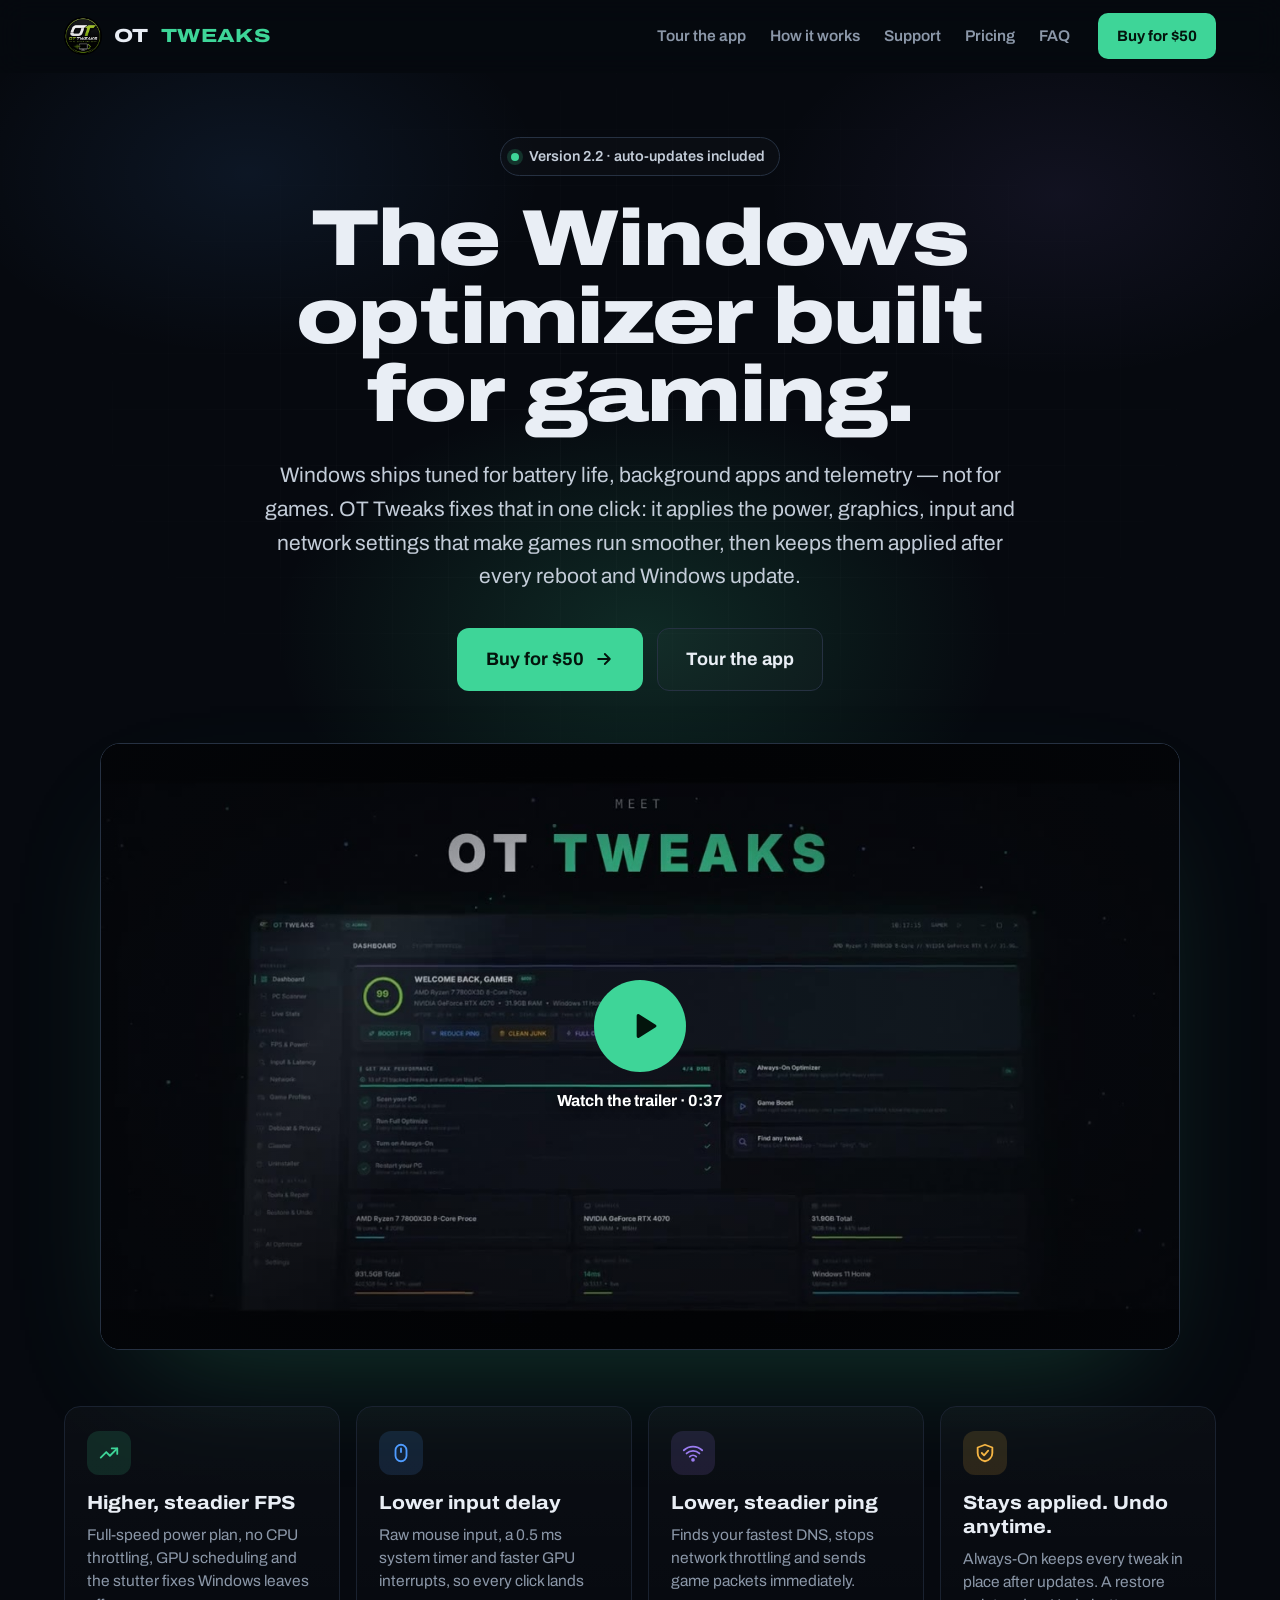
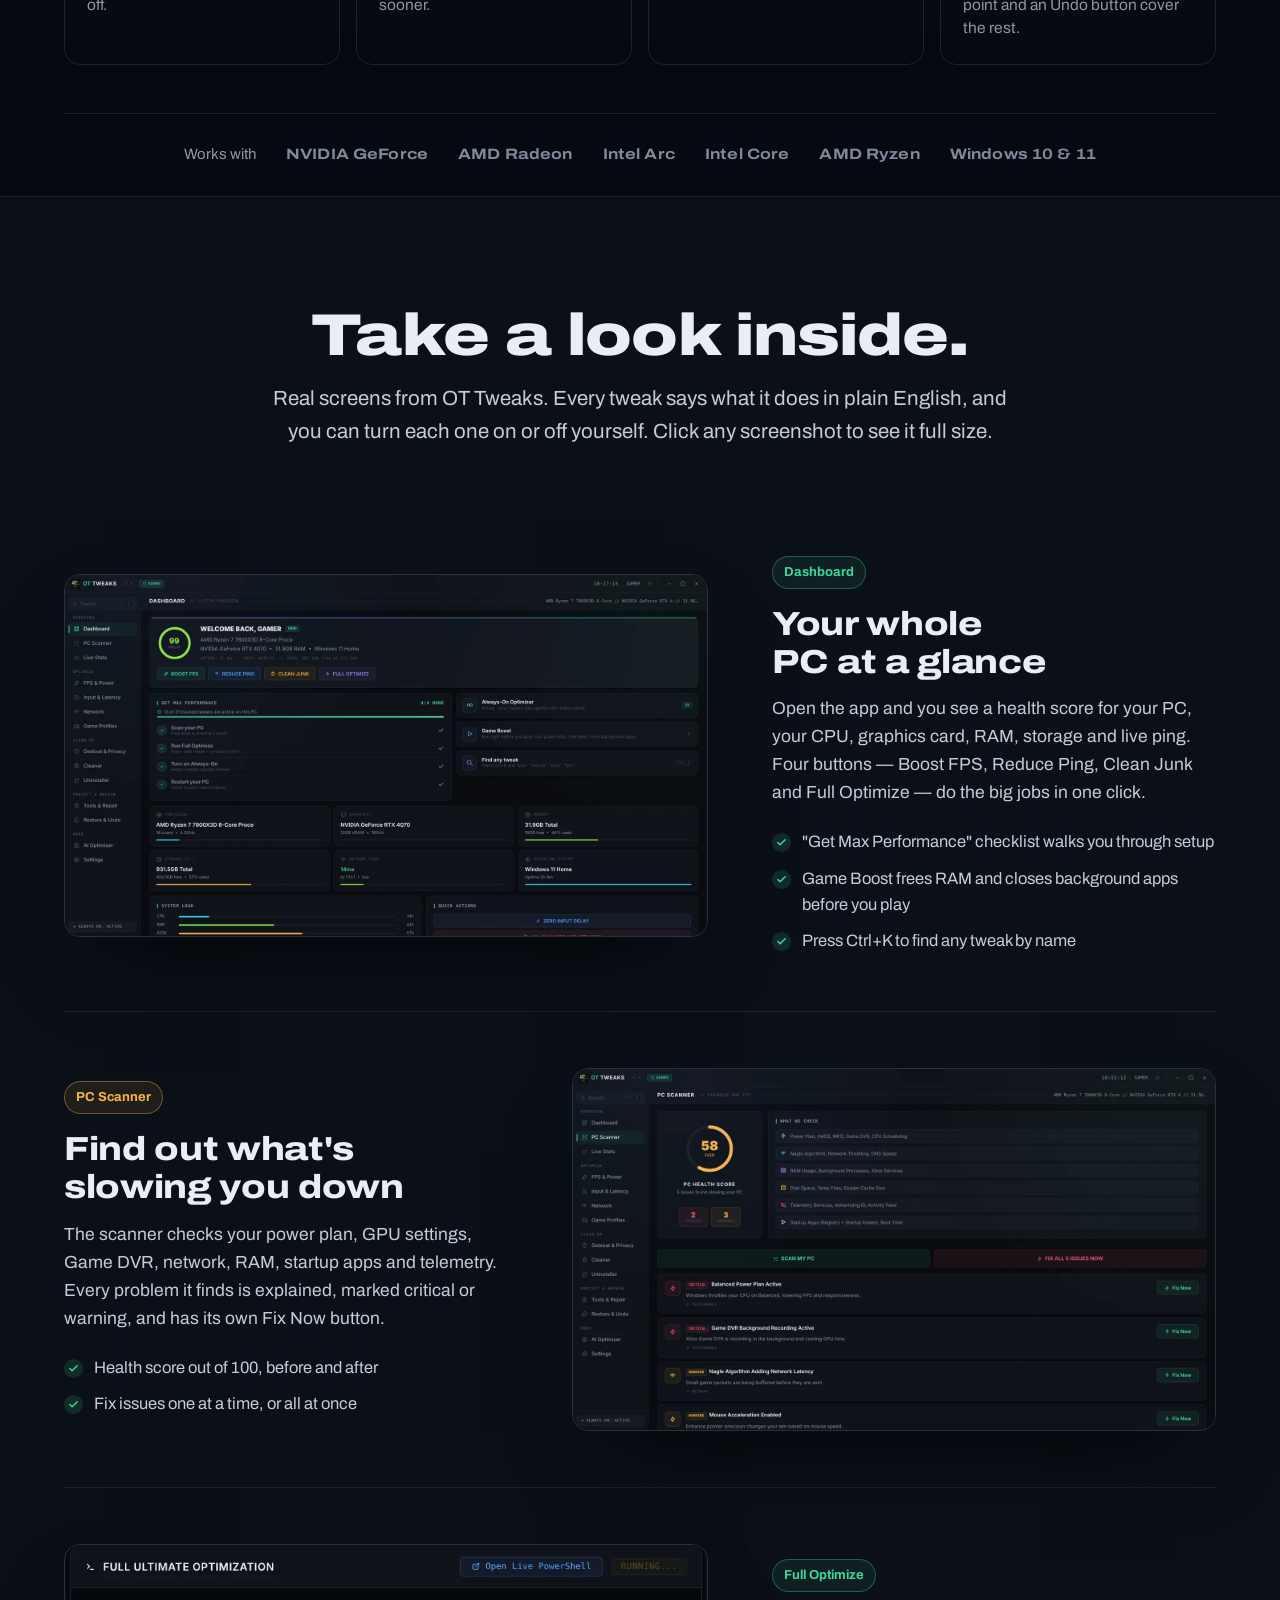
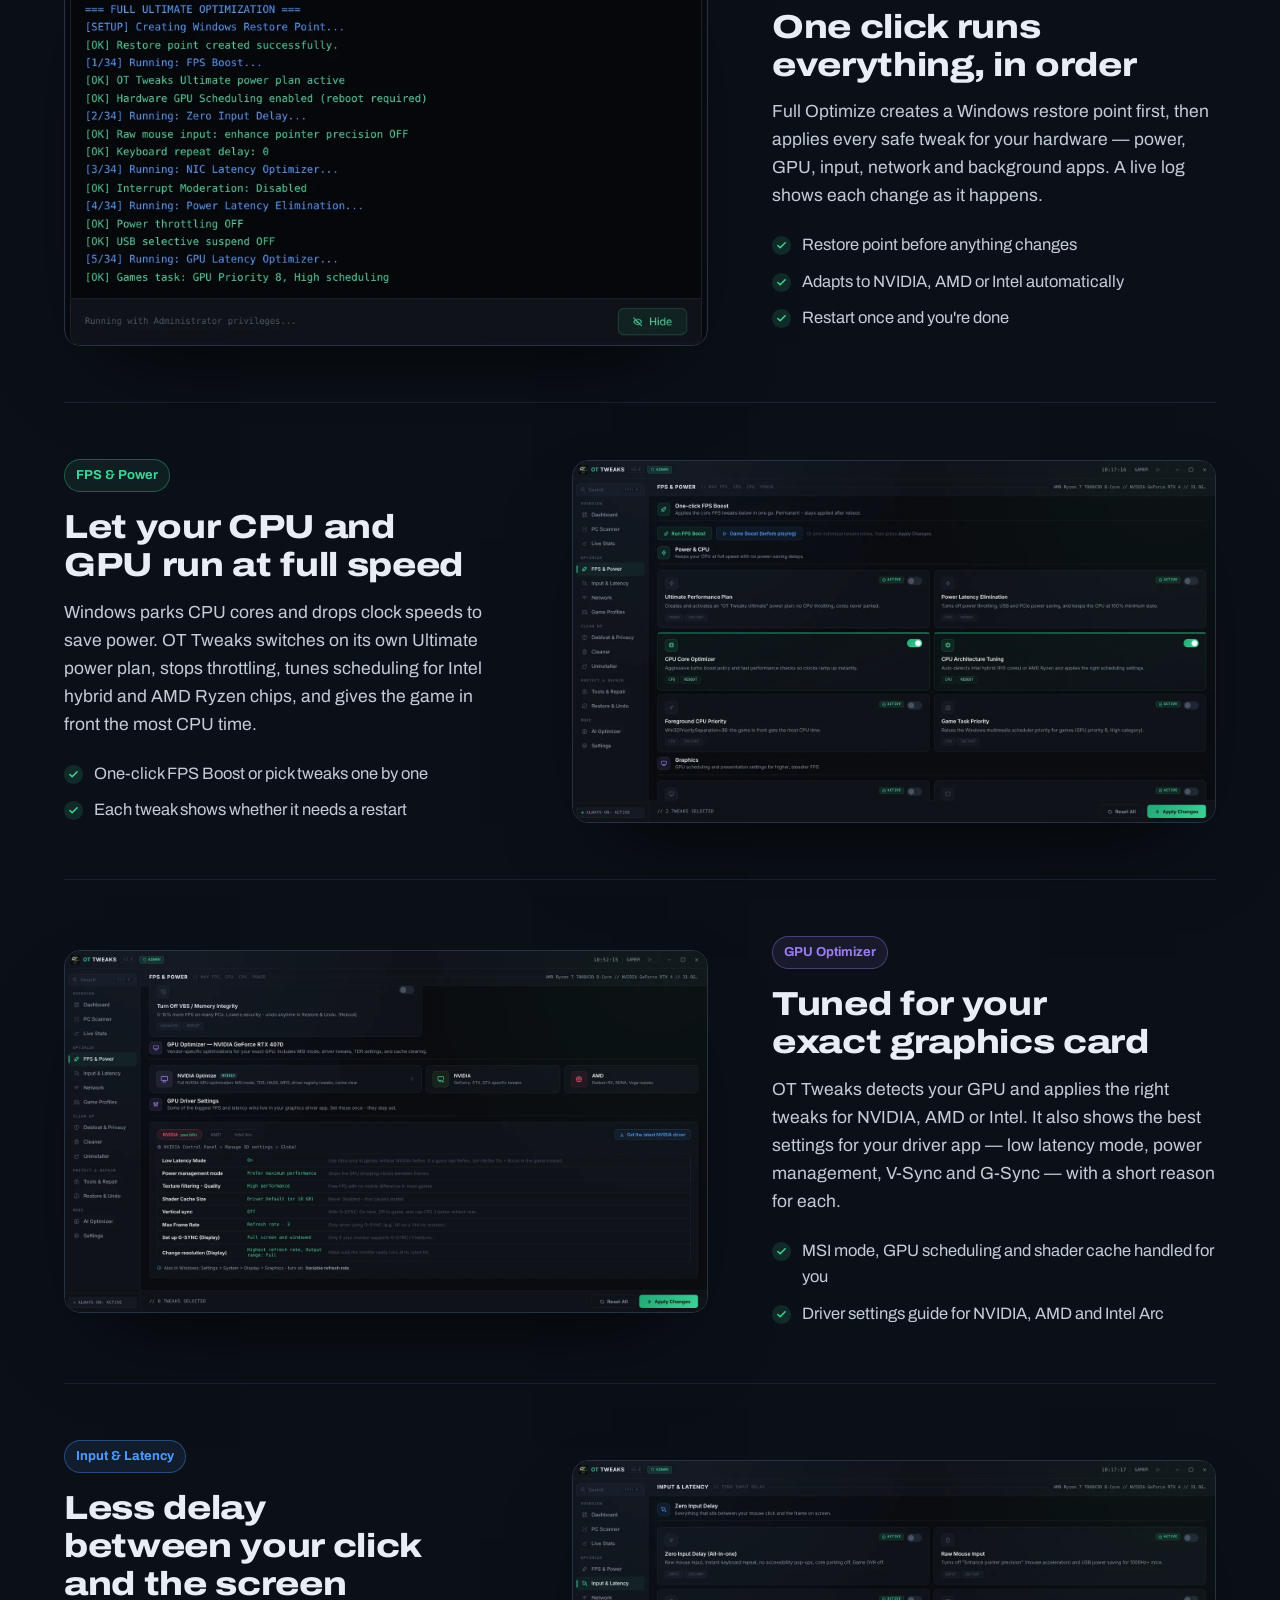
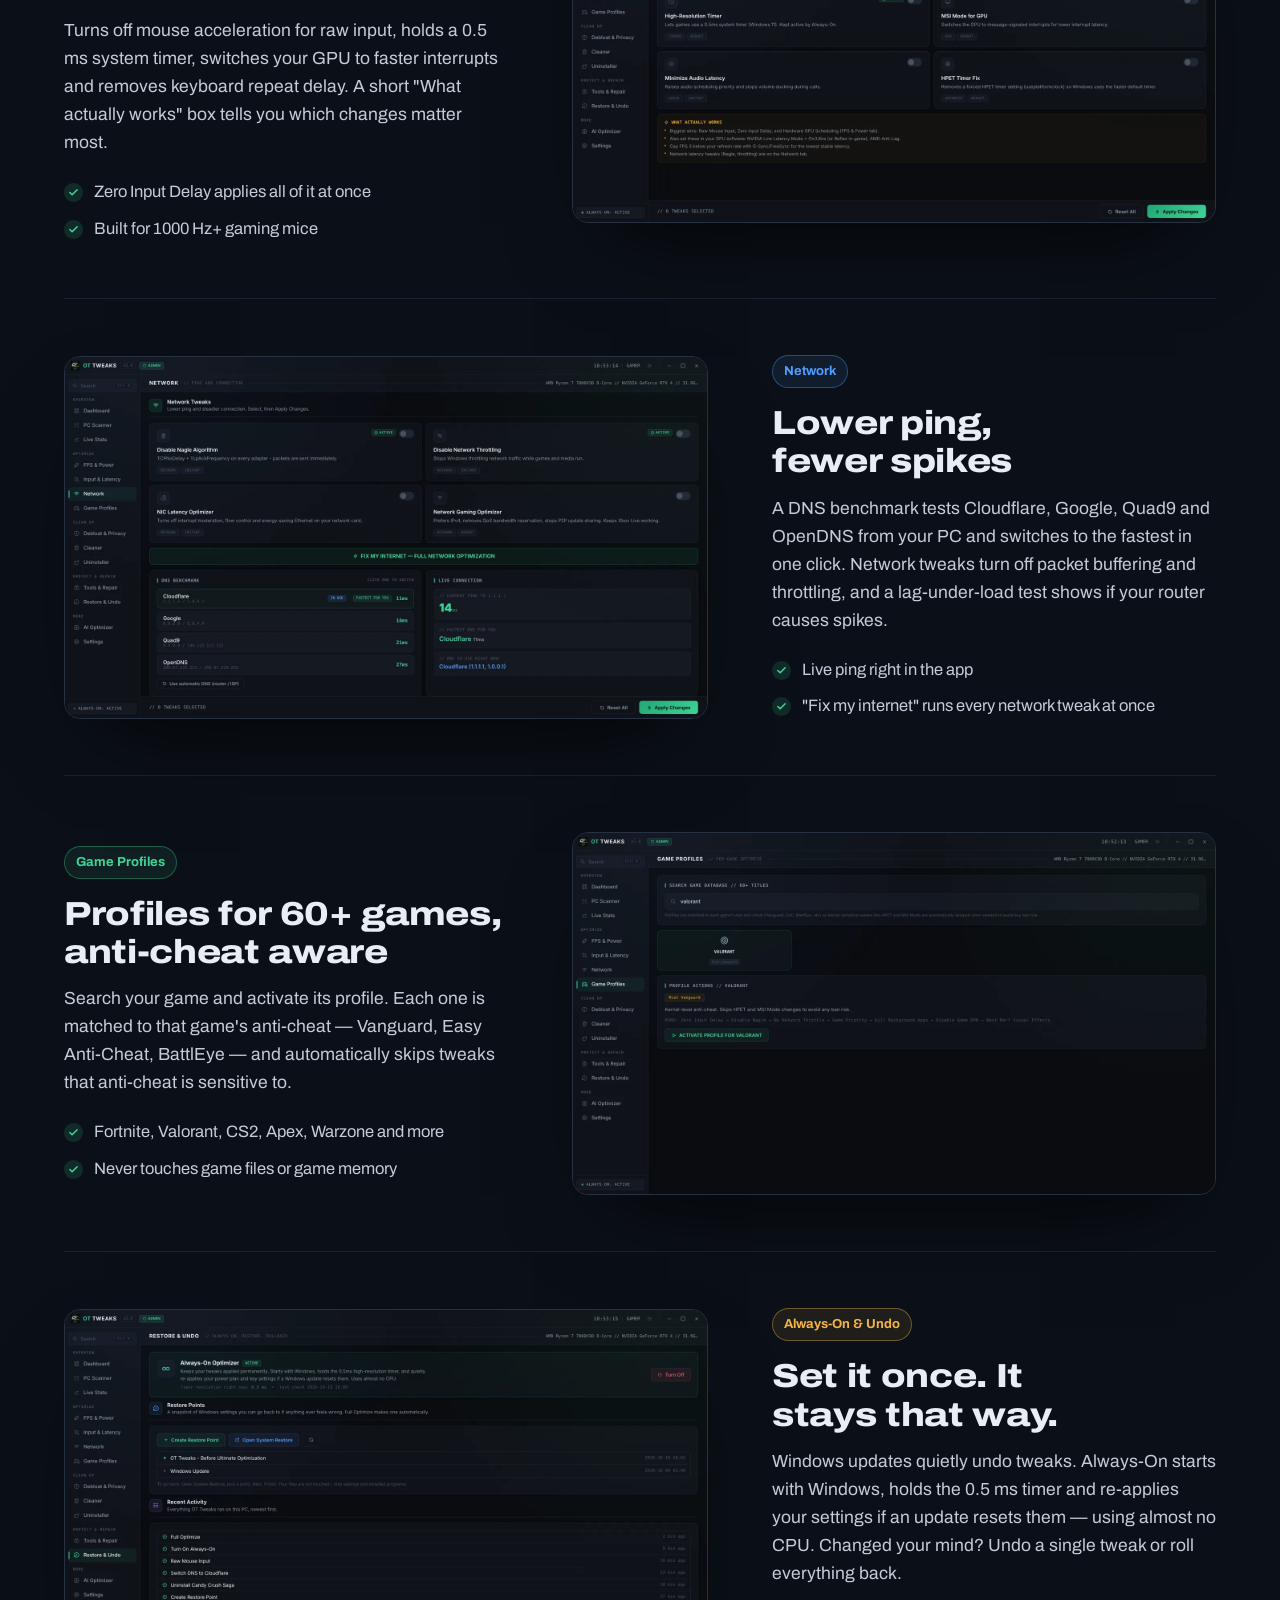
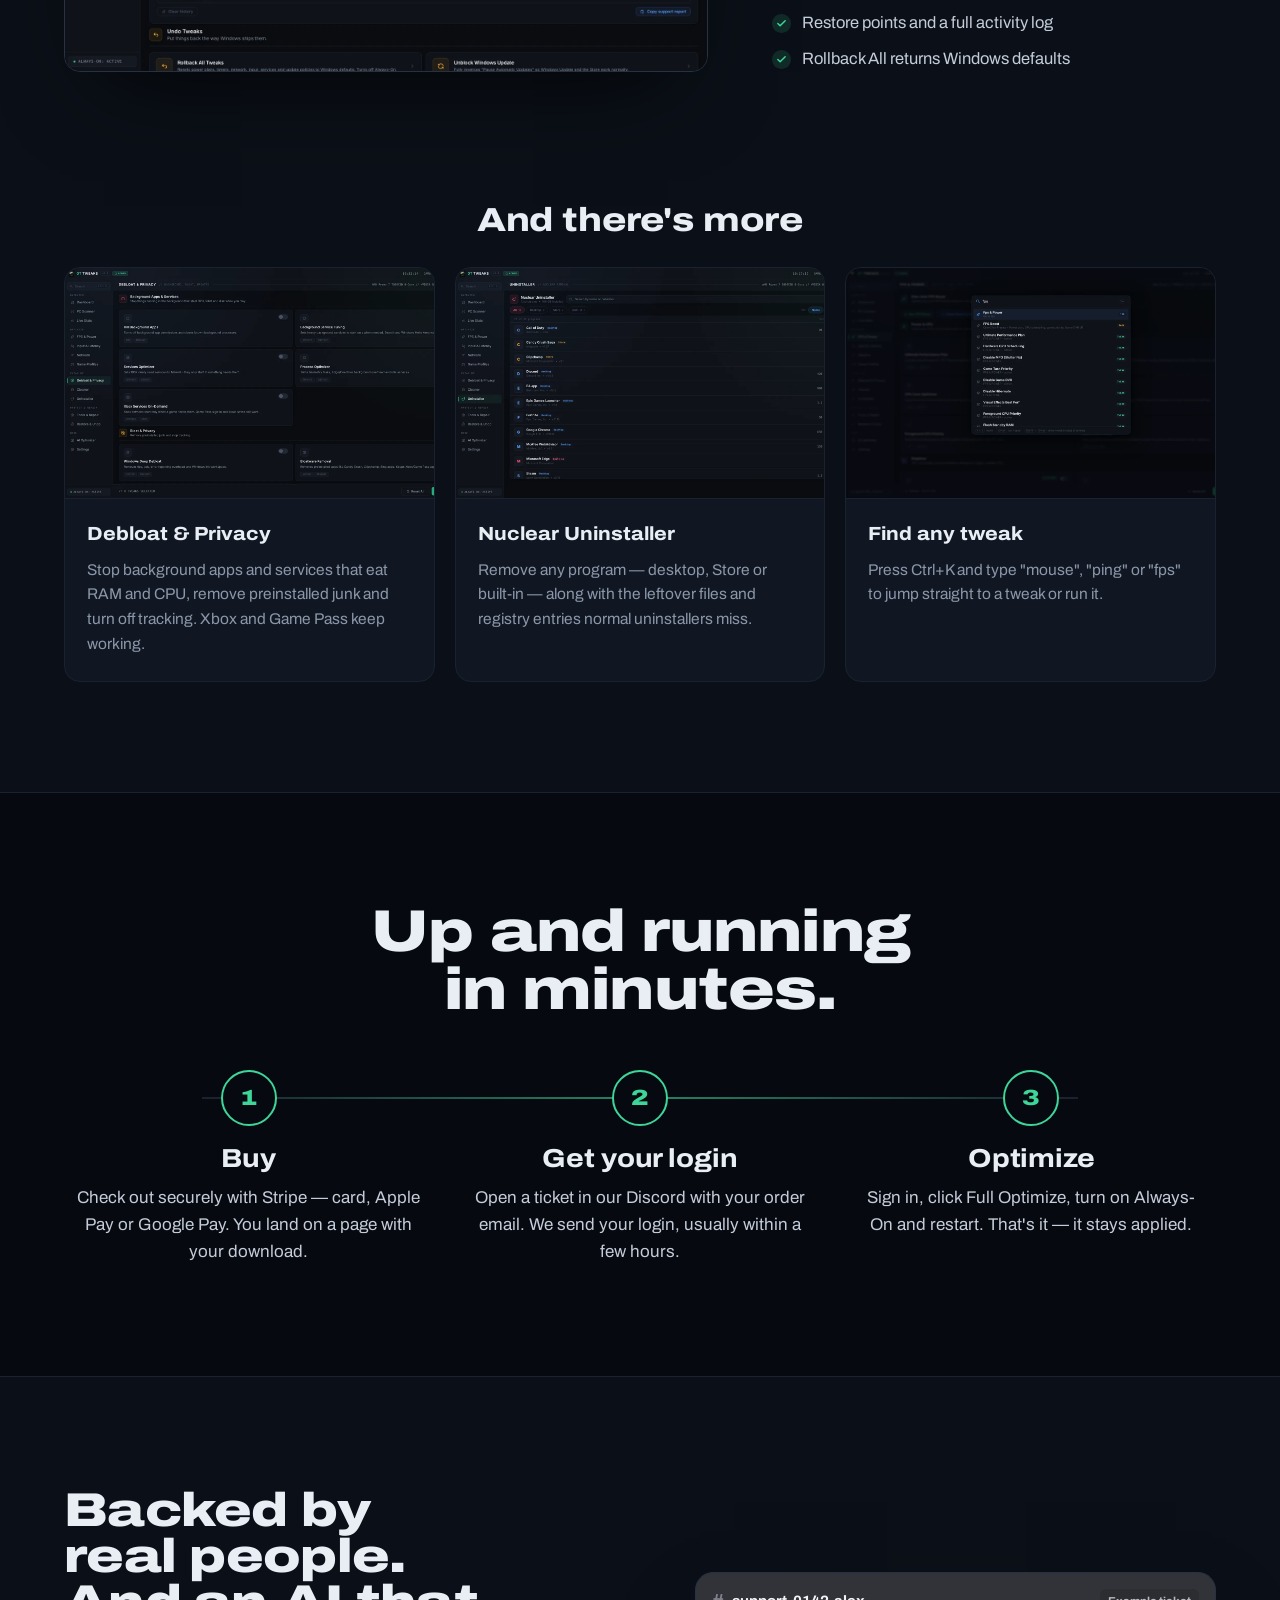
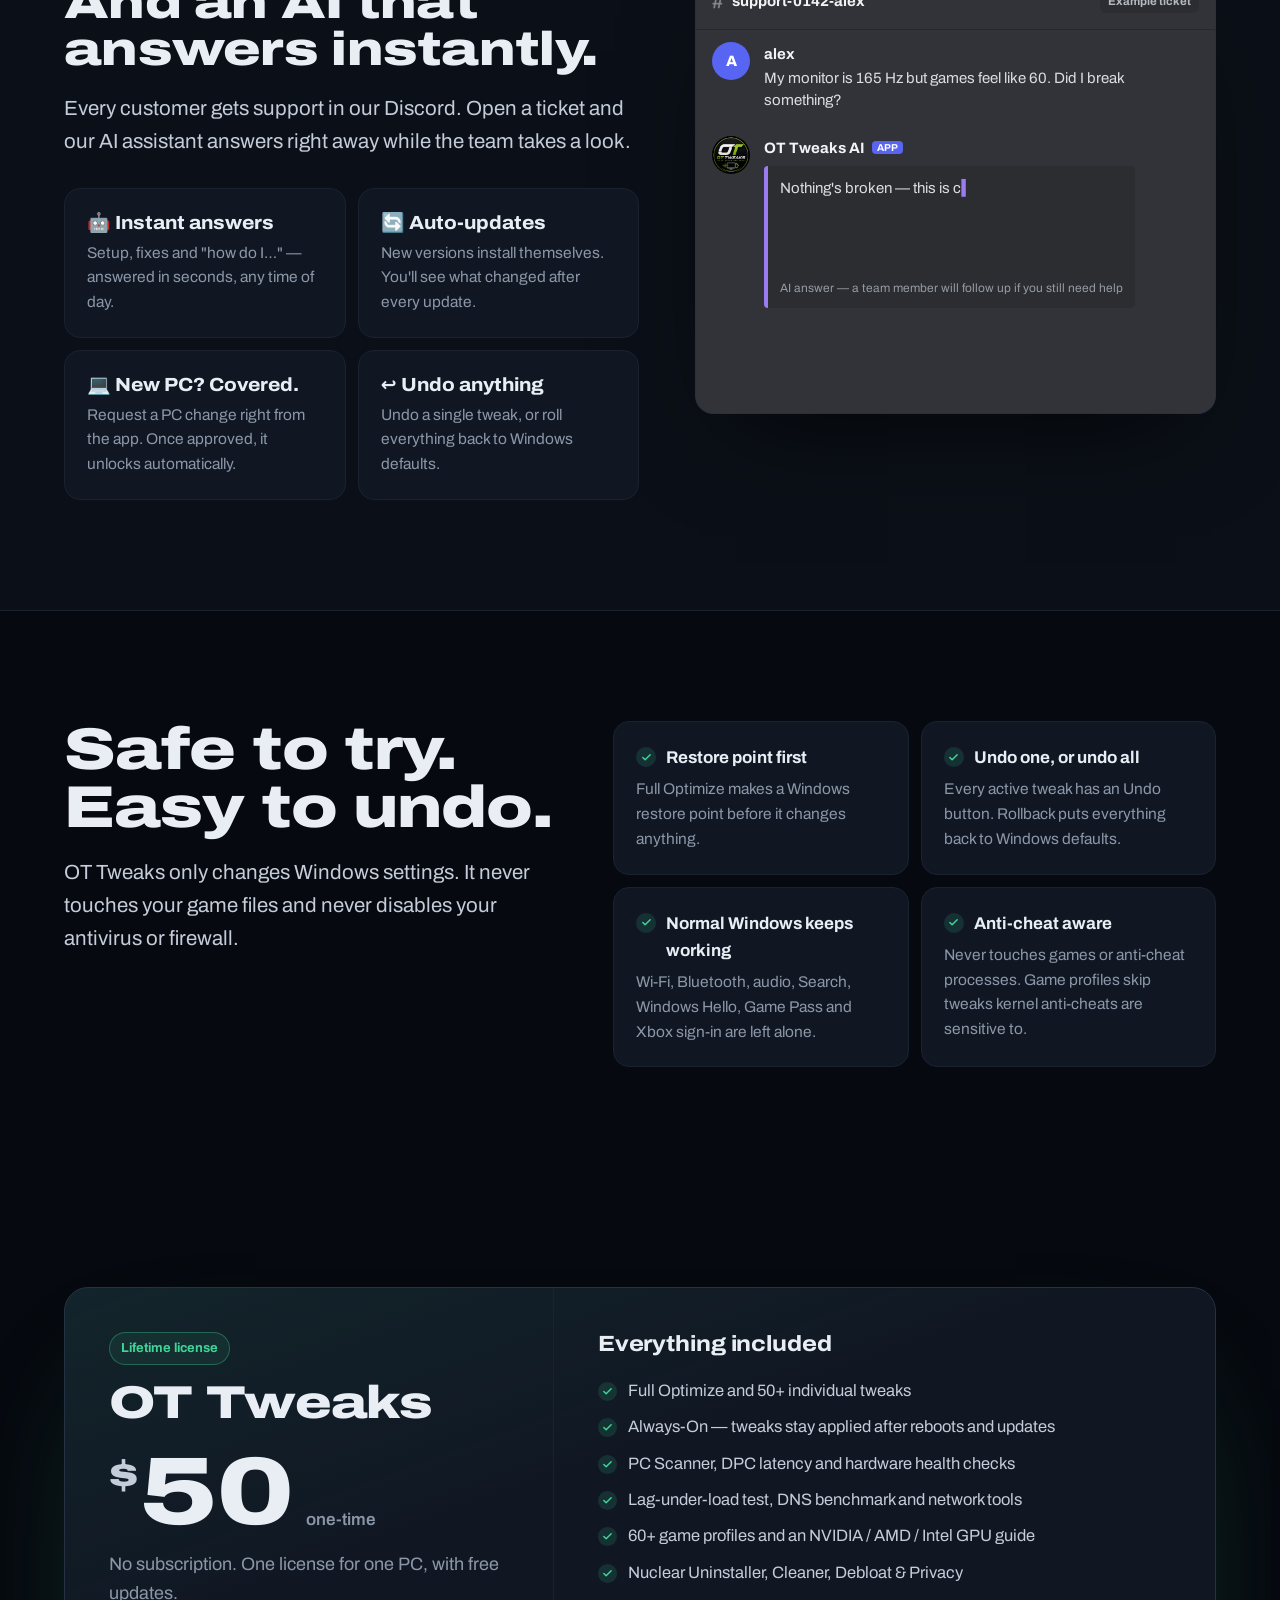
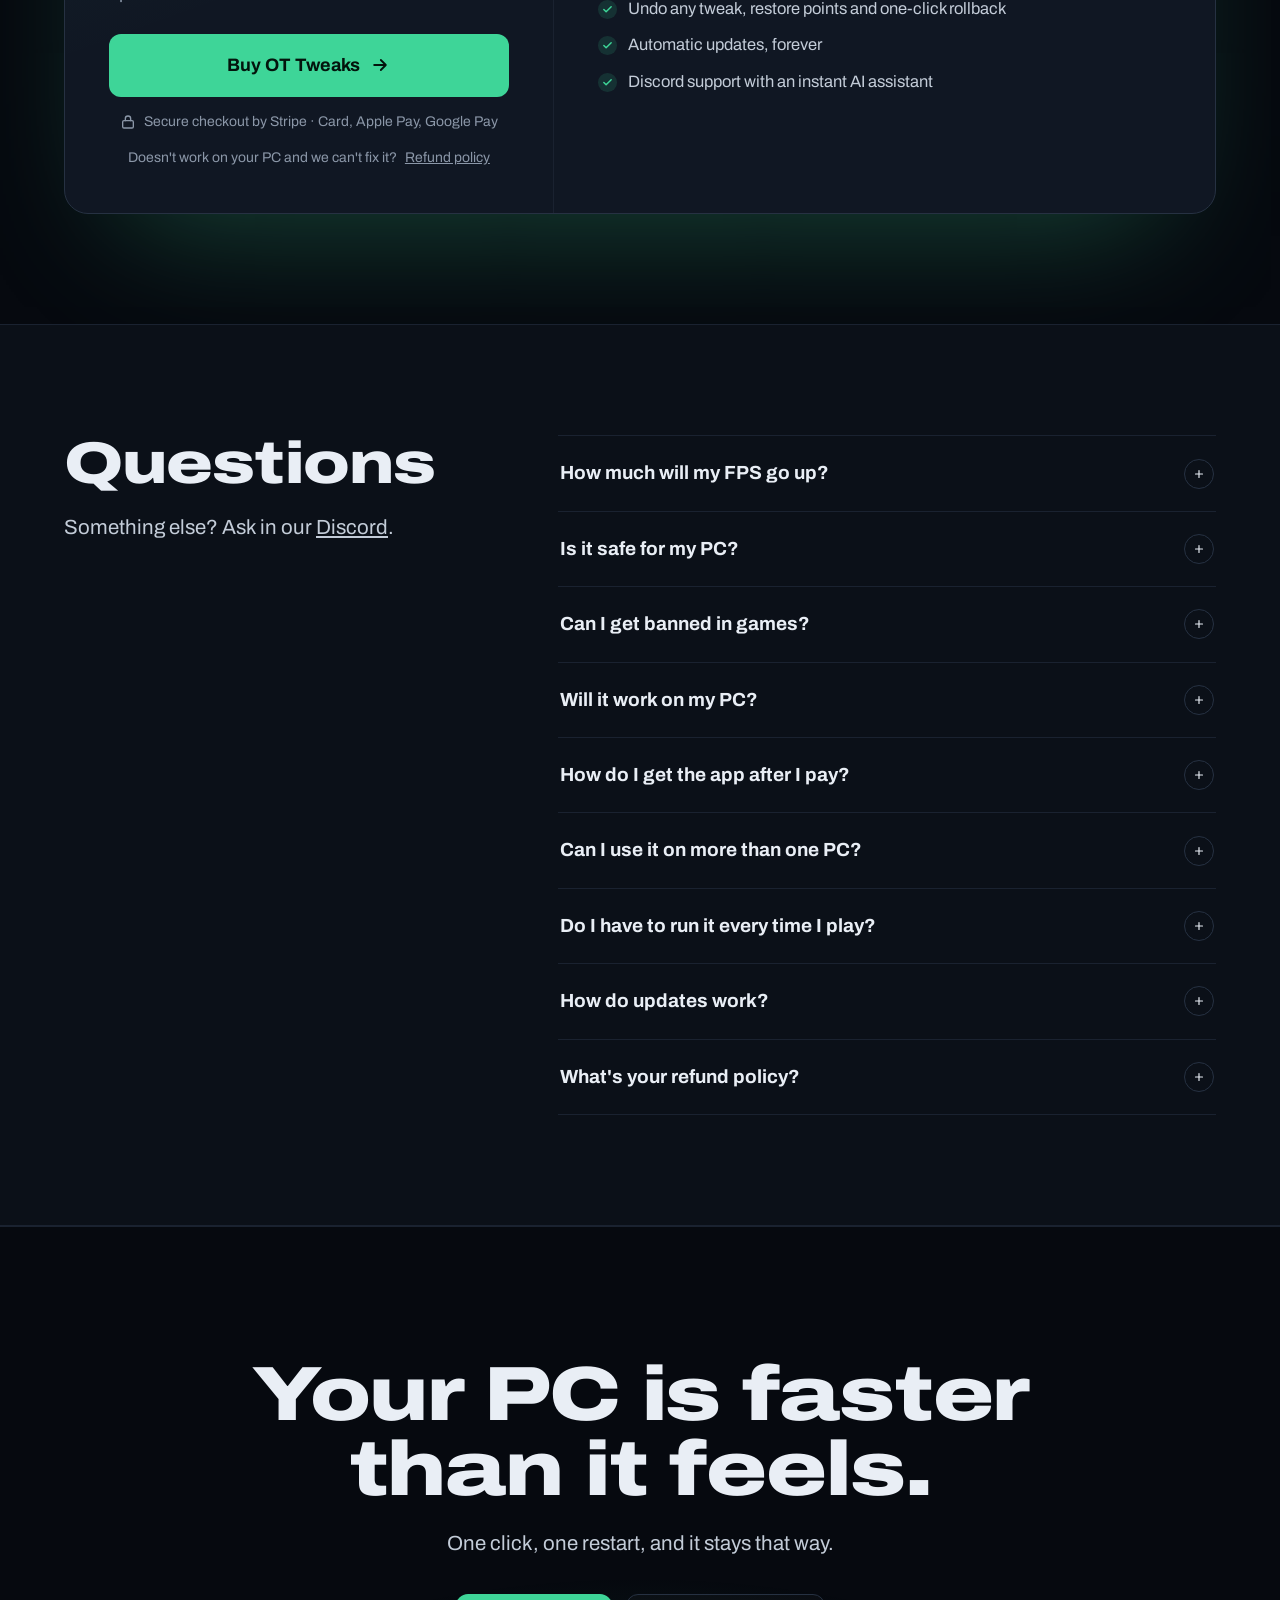
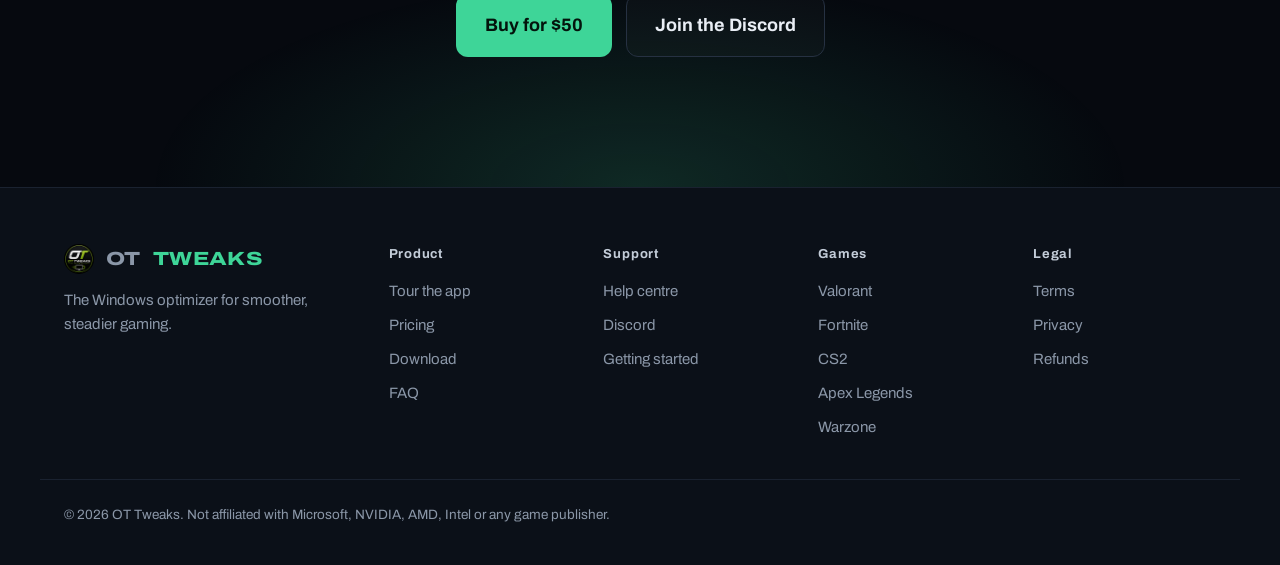
<file: index.html>
<!DOCTYPE html>
<html lang="en">
<head>
<meta charset="utf-8">
<meta name="viewport" content="width=device-width,initial-scale=1">
<title>OT Tweaks — Windows optimizer for smoother gaming</title>
<meta name="description" content="OT Tweaks is a Windows optimizer built for gaming. One click applies the settings that raise and steady your FPS, cut input delay and lower ping, then keeps them applied after every reboot. NVIDIA, AMD and Intel. $50 one-time.">
<link rel="canonical" href="https://ottweaks.com/">
<meta property="og:type" content="website">
<meta property="og:title" content="OT Tweaks — smoother gaming on Windows">
<meta property="og:description" content="One click applies the Windows tweaks that matter for gaming, and keeps them applied after every reboot.">
<meta property="og:image" content="https://ottweaks.com/assets/img/trailer-poster.jpg">
<meta property="og:url" content="https://ottweaks.com/">
<meta name="twitter:card" content="summary_large_image">
<meta name="theme-color" content="#06090f">
<link rel="icon" type="image/png" href="/assets/img/favicon.png">
<link rel="apple-touch-icon" href="/assets/img/apple-touch-icon.png">
<link rel="preload" href="/assets/fonts/archivo-var.woff2" as="font" type="font/woff2" crossorigin>
<link rel="stylesheet" href="/styles.css">
<script src="/config.js"></script>
</head>
<body class="home">
<a class="skip" href="#main">Skip to content</a>

<header class="top" id="top">
  <div class="progress" id="progress" aria-hidden="true"></div>
  <div class="wrap">
    <a class="brand" href="/" aria-label="OT Tweaks home"><img src="/assets/img/logo.webp" alt="" width="38" height="38">OT <b>TWEAKS</b></a>
    <nav class="nav" id="nav" aria-label="Main">
      <a href="#tour">Tour the app</a>
      <a href="#how">How it works</a>
      <a href="#support">Support</a>
      <a href="#pricing">Pricing</a>
      <a href="#faq">FAQ</a>
      <a class="btn btn-buy" data-buy href="#pricing">Buy for $50</a>
    </nav>
    <a class="btn btn-buy btn-sm" data-buy href="#pricing">Buy for $50</a>
    <button class="menu-btn" id="menuBtn" aria-label="Open menu" aria-expanded="false" aria-controls="nav"><svg viewBox="0 0 24 24" fill="none" stroke="currentColor" stroke-width="2" stroke-linecap="round"><path d="M4 7h16M4 12h16M4 17h16"/></svg></button>
  </div>
</header>

<main id="main">
  <!-- HERO: what OT Tweaks is + trailer -->
  <section class="hero" aria-labelledby="hero-title">
    <div class="hero-glow" aria-hidden="true"></div>
    <div class="wrap hero-intro">
      <a class="pill" href="#faq"><span class="pill-dot"></span>Version 2.2 · auto-updates included</a>
      <h1 id="hero-title" class="display">The Windows optimizer built for gaming.</h1>
      <p class="lead">Windows ships tuned for battery life, background apps and telemetry — not for games. OT Tweaks fixes that in one click: it applies the power, graphics, input and network settings that make games run smoother, then keeps them applied after every reboot and Windows update.</p>
      <div class="hero-ctas center">
        <a class="btn btn-buy btn-lg" data-buy href="#pricing">Buy for $50 <svg viewBox="0 0 24 24" fill="none" stroke="currentColor" stroke-width="2.2" stroke-linecap="round" stroke-linejoin="round"><path d="M5 12h14M13 6l6 6-6 6"/></svg></a>
        <a class="btn btn-ghost btn-lg" href="#tour">Tour the app</a>
      </div>
    </div>

    <div class="wrap">
      <div class="trailer-frame" id="trailer">
        <video id="trailerVideo" preload="none" playsinline poster="/assets/img/trailer-poster.jpg" width="1280" height="720">
          <source src="/assets/video/ot-tweaks-trailer.mp4" type="video/mp4">
          <source src="/assets/video/ot-tweaks-trailer.webm" type="video/webm">
        </video>
        <button class="play" id="playBtn" aria-label="Play the OT Tweaks trailer"><span class="play-ring"><svg viewBox="0 0 24 24" fill="currentColor"><path d="M8 5.5v13a1 1 0 0 0 1.5.86l10.5-6.5a1 1 0 0 0 0-1.72L9.5 4.64A1 1 0 0 0 8 5.5Z"/></svg></span><span class="play-txt">Watch the trailer · 0:37</span></button>
      </div>

      <ul class="what">
        <li>
          <span class="what-ico" style="--c:var(--green)"><svg viewBox="0 0 24 24" fill="none" stroke="currentColor" stroke-width="2" stroke-linecap="round" stroke-linejoin="round"><path d="M3 17l6-6 4 4 8-8"/><path d="M15 7h6v6"/></svg></span>
          <b>Higher, steadier FPS</b>
          <span>Full-speed power plan, no CPU throttling, GPU scheduling and the stutter fixes Windows leaves off.</span>
        </li>
        <li>
          <span class="what-ico" style="--c:var(--blue)"><svg viewBox="0 0 24 24" fill="none" stroke="currentColor" stroke-width="2" stroke-linecap="round" stroke-linejoin="round"><rect x="6" y="3" width="12" height="18" rx="6"/><path d="M12 7v4"/></svg></span>
          <b>Lower input delay</b>
          <span>Raw mouse input, a 0.5 ms system timer and faster GPU interrupts, so every click lands sooner.</span>
        </li>
        <li>
          <span class="what-ico" style="--c:var(--violet)"><svg viewBox="0 0 24 24" fill="none" stroke="currentColor" stroke-width="2" stroke-linecap="round" stroke-linejoin="round"><path d="M5 12.5a10 10 0 0 1 14 0"/><path d="M8.5 16a5 5 0 0 1 7 0"/><circle cx="12" cy="19.5" r="1"/><path d="M2 9a14.5 14.5 0 0 1 20 0"/></svg></span>
          <b>Lower, steadier ping</b>
          <span>Finds your fastest DNS, stops network throttling and sends game packets immediately.</span>
        </li>
        <li>
          <span class="what-ico" style="--c:#f5b544"><svg viewBox="0 0 24 24" fill="none" stroke="currentColor" stroke-width="2" stroke-linecap="round" stroke-linejoin="round"><path d="M12 3l8 3v6c0 4.5-3.4 8.2-8 9-4.6-.8-8-4.5-8-9V6z"/><path d="M8.5 12l2.5 2.5 4.5-5"/></svg></span>
          <b>Stays applied. Undo anytime.</b>
          <span>Always-On keeps every tweak in place after updates. A restore point and an Undo button cover the rest.</span>
        </li>
      </ul>

      <div class="compat" aria-label="Works with">
        <span>Works with</span>
        <b>NVIDIA GeForce</b><b>AMD Radeon</b><b>Intel Arc</b><b>Intel Core</b><b>AMD Ryzen</b><b>Windows 10 &amp; 11</b>
      </div>
    </div>
  </section>

  <!-- TOUR -->
  <section id="tour" class="sec band" aria-labelledby="tour-title">
    <div class="wrap">
      <div class="sec-head center">
        <h2 id="tour-title" class="display">Take a look inside.</h2>
        <p class="lead">Real screens from OT Tweaks. Every tweak says what it does in plain English, and you can turn each one on or off yourself. Click any screenshot to see it full size.</p>
      </div>

      <article class="show">
        <figure class="shot" data-zoom><img src="/assets/img/dashboard.webp" width="1600" height="900" loading="lazy" alt="OT Tweaks dashboard showing a PC health score of 99, hardware details and quick action buttons"></figure>
        <div class="show-text">
          <span class="tag green">Dashboard</span>
          <h3>Your whole PC at a glance</h3>
          <p>Open the app and you see a health score for your PC, your CPU, graphics card, RAM, storage and live ping. Four buttons — Boost FPS, Reduce Ping, Clean Junk and Full Optimize — do the big jobs in one click.</p>
          <ul class="ticks">
            <li>"Get Max Performance" checklist walks you through setup</li>
            <li>Game Boost frees RAM and closes background apps before you play</li>
            <li>Press Ctrl+K to find any tweak by name</li>
          </ul>
        </div>
      </article>

      <article class="show flip">
        <figure class="shot" data-zoom><img src="/assets/img/scanner.webp" width="1600" height="900" loading="lazy" alt="PC Scanner showing a health score of 58 with critical issues and Fix Now buttons"></figure>
        <div class="show-text">
          <span class="tag" style="--c:#f5b544">PC Scanner</span>
          <h3>Find out what's slowing you down</h3>
          <p>The scanner checks your power plan, GPU settings, Game DVR, network, RAM, startup apps and telemetry. Every problem it finds is explained, marked critical or warning, and has its own Fix Now button.</p>
          <ul class="ticks">
            <li>Health score out of 100, before and after</li>
            <li>Fix issues one at a time, or all at once</li>
          </ul>
        </div>
      </article>

      <article class="show">
        <figure class="shot term" data-zoom><img src="/assets/img/optimize.webp" width="864" height="548" loading="lazy" alt="Full Optimize log showing a restore point being created and each tweak being applied"></figure>
        <div class="show-text">
          <span class="tag green">Full Optimize</span>
          <h3>One click runs everything, in order</h3>
          <p>Full Optimize creates a Windows restore point first, then applies every safe tweak for your hardware — power, GPU, input, network and background apps. A live log shows each change as it happens.</p>
          <ul class="ticks">
            <li>Restore point before anything changes</li>
            <li>Adapts to NVIDIA, AMD or Intel automatically</li>
            <li>Restart once and you're done</li>
          </ul>
        </div>
      </article>

      <article class="show flip">
        <figure class="shot" data-zoom><img src="/assets/img/fps.webp" width="1600" height="900" loading="lazy" alt="FPS and Power tab with the Ultimate Performance Plan, CPU Core Optimizer and game priority tweaks"></figure>
        <div class="show-text">
          <span class="tag green">FPS &amp; Power</span>
          <h3>Let your CPU and GPU run at full speed</h3>
          <p>Windows parks CPU cores and drops clock speeds to save power. OT Tweaks switches on its own Ultimate power plan, stops throttling, tunes scheduling for Intel hybrid and AMD Ryzen chips, and gives the game in front the most CPU time.</p>
          <ul class="ticks">
            <li>One-click FPS Boost or pick tweaks one by one</li>
            <li>Each tweak shows whether it needs a restart</li>
          </ul>
        </div>
      </article>

      <article class="show">
        <figure class="shot" data-zoom><img src="/assets/img/gpu-guide.webp" width="1600" height="900" loading="lazy" alt="GPU optimizer for an NVIDIA GeForce RTX 4070 with recommended driver settings"></figure>
        <div class="show-text">
          <span class="tag" style="--c:var(--violet)">GPU Optimizer</span>
          <h3>Tuned for your exact graphics card</h3>
          <p>OT Tweaks detects your GPU and applies the right tweaks for NVIDIA, AMD or Intel. It also shows the best settings for your driver app — low latency mode, power management, V-Sync and G-Sync — with a short reason for each.</p>
          <ul class="ticks">
            <li>MSI mode, GPU scheduling and shader cache handled for you</li>
            <li>Driver settings guide for NVIDIA, AMD and Intel Arc</li>
          </ul>
        </div>
      </article>

      <article class="show flip">
        <figure class="shot" data-zoom><img src="/assets/img/input.webp" width="1600" height="900" loading="lazy" alt="Input and Latency tab with Zero Input Delay, Raw Mouse Input and High-Resolution Timer"></figure>
        <div class="show-text">
          <span class="tag" style="--c:var(--blue)">Input &amp; Latency</span>
          <h3>Less delay between your click and the screen</h3>
          <p>Turns off mouse acceleration for raw input, holds a 0.5 ms system timer, switches your GPU to faster interrupts and removes keyboard repeat delay. A short "What actually works" box tells you which changes matter most.</p>
          <ul class="ticks">
            <li>Zero Input Delay applies all of it at once</li>
            <li>Built for 1000 Hz+ gaming mice</li>
          </ul>
        </div>
      </article>

      <article class="show">
        <figure class="shot" data-zoom><img src="/assets/img/network.webp" width="1600" height="900" loading="lazy" alt="Network tab with a DNS benchmark showing Cloudflare as fastest and a live ping of 14 ms"></figure>
        <div class="show-text">
          <span class="tag" style="--c:var(--blue)">Network</span>
          <h3>Lower ping, fewer spikes</h3>
          <p>A DNS benchmark tests Cloudflare, Google, Quad9 and OpenDNS from your PC and switches to the fastest in one click. Network tweaks turn off packet buffering and throttling, and a lag-under-load test shows if your router causes spikes.</p>
          <ul class="ticks">
            <li>Live ping right in the app</li>
            <li>"Fix my internet" runs every network tweak at once</li>
          </ul>
        </div>
      </article>

      <article class="show flip">
        <figure class="shot" data-zoom><img src="/assets/img/games.webp" width="1600" height="900" loading="lazy" alt="Game Profiles tab showing the Valorant profile matched to Riot Vanguard anti-cheat"></figure>
        <div class="show-text">
          <span class="tag green">Game Profiles</span>
          <h3>Profiles for 60+ games, anti-cheat aware</h3>
          <p>Search your game and activate its profile. Each one is matched to that game's anti-cheat — Vanguard, Easy Anti-Cheat, BattlEye — and automatically skips tweaks that anti-cheat is sensitive to.</p>
          <ul class="ticks">
            <li>Fortnite, Valorant, CS2, Apex, Warzone and more</li>
            <li>Never touches game files or game memory</li>
          </ul>
        </div>
      </article>

      <article class="show">
        <figure class="shot" data-zoom><img src="/assets/img/always-on.webp" width="1600" height="900" loading="lazy" alt="Restore and Undo tab with Always-On active, restore points and recent activity"></figure>
        <div class="show-text">
          <span class="tag" style="--c:#f5b544">Always-On &amp; Undo</span>
          <h3>Set it once. It stays that way.</h3>
          <p>Windows updates quietly undo tweaks. Always-On starts with Windows, holds the 0.5 ms timer and re-applies your settings if an update resets them — using almost no CPU. Changed your mind? Undo a single tweak or roll everything back.</p>
          <ul class="ticks">
            <li>Restore points and a full activity log</li>
            <li>Rollback All returns Windows defaults</li>
          </ul>
        </div>
      </article>

      <h3 class="more-title">And there's more</h3>
      <div class="gallery">
        <figure class="g-item" data-zoom><div class="g-img"><img src="/assets/img/privacy.webp" width="1600" height="900" loading="lazy" alt="Debloat and Privacy tab"></div><figcaption><b>Debloat &amp; Privacy</b><span>Stop background apps and services that eat RAM and CPU, remove preinstalled junk and turn off tracking. Xbox and Game Pass keep working.</span></figcaption></figure>
        <figure class="g-item" data-zoom><div class="g-img"><img src="/assets/img/uninstaller.webp" width="1600" height="900" loading="lazy" alt="Nuclear Uninstaller listing installed programs"></div><figcaption><b>Nuclear Uninstaller</b><span>Remove any program — desktop, Store or built-in — along with the leftover files and registry entries normal uninstallers miss.</span></figcaption></figure>
        <figure class="g-item" data-zoom><div class="g-img"><img src="/assets/img/search.webp" width="1600" height="900" loading="lazy" alt="Quick search showing tweaks matching fps"></div><figcaption><b>Find any tweak</b><span>Press Ctrl+K and type "mouse", "ping" or "fps" to jump straight to a tweak or run it.</span></figcaption></figure>
      </div>
    </div>
  </section>

  <!-- HOW IT WORKS -->
  <section id="how" class="sec" aria-labelledby="how-title">
    <div class="wrap">
      <div class="sec-head center"><h2 id="how-title" class="display">Up and running in minutes.</h2></div>
      <ol class="steps">
        <li><span class="step-n">1</span><h3>Buy</h3><p>Check out securely with Stripe — card, Apple Pay or Google Pay. You land on a page with your download.</p></li>
        <li><span class="step-n">2</span><h3>Get your login</h3><p>Open a ticket in our Discord with your order email. We send your login, usually within a few hours.</p></li>
        <li><span class="step-n">3</span><h3>Optimize</h3><p>Sign in, click Full Optimize, turn on Always-On and restart. That's it — it stays applied.</p></li>
      </ol>
    </div>
  </section>

  <!-- SUPPORT -->
  <section id="support" class="sec band" aria-labelledby="support-title">
    <div class="wrap support-grid">
      <div>
        <h2 id="support-title" class="display">Backed by real people. And an AI that answers instantly.</h2>
        <p class="lead">Every customer gets support in our Discord. Open a ticket and our AI assistant answers right away while the team takes a look.</p>
        <div class="cards">
          <div class="card spot"><h4>🤖 Instant answers</h4><p>Setup, fixes and "how do I…" — answered in seconds, any time of day.</p></div>
          <div class="card spot"><h4>🔄 Auto-updates</h4><p>New versions install themselves. You'll see what changed after every update.</p></div>
          <div class="card spot"><h4>💻 New PC? Covered.</h4><p>Request a PC change right from the app. Once approved, it unlocks automatically.</p></div>
          <div class="card spot"><h4>↩️ Undo anything</h4><p>Undo a single tweak, or roll everything back to Windows defaults.</p></div>
        </div>
      </div>
      <div class="chat" id="chat" aria-label="Example of a support ticket">
        <div class="chat-head"><span class="hash">#</span>support-0142-alex<span class="chat-badge">Example ticket</span></div>
        <div class="msg"><div class="av user">A</div><div><b>alex</b><p>My monitor is 165 Hz but games feel like 60. Did I break something?</p></div></div>
        <div class="msg ai"><div class="av bot"><img src="/assets/img/logo.webp" alt="" width="34" height="34"></div><div><b>OT Tweaks AI <span class="botflag">APP</span></b>
          <div class="embed"><p class="typed" data-text="Nothing's broken — this is common! Windows often leaves high-refresh monitors at 60 Hz.&#10;1. Open OT Tweaks → Tools &amp; Repair → Monitor Refresh Check&#10;2. It shows your real refresh rate and how to switch to 165 Hz&#10;3. Then re-run Full Optimize and restart"></p><small>AI answer — a team member will follow up if you still need help</small></div></div></div>
        <div class="msg late"><div class="av staff">S</div><div><b>OT Support <span class="staffflag">Staff</span></b><p>Hey Alex, I've got this ticket too — shout if anything else comes up 👋</p></div></div>
      </div>
    </div>
  </section>

  <!-- REVIEWS: real vouches from the Discord (/vouch); stays hidden until there are some -->
  <section id="reviews" class="sec" aria-labelledby="reviews-title" hidden>
    <div class="wrap">
      <div class="reviews-head">
        <div>
          <h2 id="reviews-title" class="display">What customers say</h2>
          <p class="lead">Straight from our Discord. Every review is from a verified customer.</p>
        </div>
        <div class="score"><b id="revAvg">5.0</b><div><div class="stars" id="revStars" aria-hidden="true">★★★★★</div><div class="muted" id="revCount"></div></div></div>
      </div>
      <div class="review-grid" id="revGrid"></div>
    </div>
  </section>

  <!-- SAFETY -->
  <section class="sec" aria-labelledby="safe-title">
    <div class="wrap safety">
      <div>
        <h2 id="safe-title" class="display">Safe to try. Easy to undo.</h2>
        <p class="lead">OT Tweaks only changes Windows settings. It never touches your game files and never disables your antivirus or firewall.</p>
      </div>
      <ul class="checks">
        <li class="card spot"><b>Restore point first</b><span>Full Optimize makes a Windows restore point before it changes anything.</span></li>
        <li class="card spot"><b>Undo one, or undo all</b><span>Every active tweak has an Undo button. Rollback puts everything back to Windows defaults.</span></li>
        <li class="card spot"><b>Normal Windows keeps working</b><span>Wi-Fi, Bluetooth, audio, Search, Windows Hello, Game Pass and Xbox sign-in are left alone.</span></li>
        <li class="card spot"><b>Anti-cheat aware</b><span>Never touches games or anti-cheat processes. Game profiles skip tweaks kernel anti-cheats are sensitive to.</span></li>
      </ul>
    </div>
  </section>

  <!-- PRICING -->
  <section id="pricing" class="sec" aria-labelledby="price-title">
    <div class="wrap">
      <div class="price spot">
        <div class="price-l">
          <span class="tag green">Lifetime license</span>
          <h2 id="price-title" class="display">OT Tweaks</h2>
          <div class="price-amt"><sup>$</sup>50<small>one-time</small></div>
          <p class="muted">No subscription. One license for one PC, with free updates.</p>
          <a class="btn btn-buy btn-lg btn-block" data-buy href="#pricing">Buy OT Tweaks <svg viewBox="0 0 24 24" fill="none" stroke="currentColor" stroke-width="2.2" stroke-linecap="round" stroke-linejoin="round"><path d="M5 12h14M13 6l6 6-6 6"/></svg></a>
          <p class="fine"><svg viewBox="0 0 24 24" fill="none" stroke="currentColor" stroke-width="2" stroke-linecap="round" stroke-linejoin="round"><rect x="4" y="10" width="16" height="11" rx="2"/><path d="M8 10V7a4 4 0 0 1 8 0v3"/></svg>Secure checkout by Stripe · Card, Apple Pay, Google Pay</p>
          <p class="fine">Doesn't work on your PC and we can't fix it? <a href="/refund.html">Refund policy</a></p>
        </div>
        <div class="price-r">
          <h3>Everything included</h3>
          <ul class="ticks">
            <li>Full Optimize and 50+ individual tweaks</li>
            <li>Always-On — tweaks stay applied after reboots and updates</li>
            <li>PC Scanner, DPC latency and hardware health checks</li>
            <li>Lag-under-load test, DNS benchmark and network tools</li>
            <li>60+ game profiles and an NVIDIA / AMD / Intel GPU guide</li>
            <li>Nuclear Uninstaller, Cleaner, Debloat &amp; Privacy</li>
            <li>Undo any tweak, restore points and one-click rollback</li>
            <li>Automatic updates, forever</li>
            <li>Discord support with an instant AI assistant</li>
          </ul>
        </div>
      </div>
    </div>
  </section>

  <!-- FAQ -->
  <section id="faq" class="sec band" aria-labelledby="faq-title">
    <div class="wrap faq-grid">
      <div class="sec-head"><h2 id="faq-title" class="display">Questions</h2><p class="lead">Something else? Ask in our <a data-discord href="https://discord.gg/aAbXUvwhPy" target="_blank" rel="noopener">Discord</a>.</p></div>
      <div class="faq">
        <details><summary>How much will my FPS go up?</summary><div><p>It depends on your PC. The biggest gains come on PCs still running stock Windows settings — power-saving plans, background recording, lots of background apps. You'll usually notice steadier frame times and fewer stutters before a higher average FPS. We don't promise a number, because no honest optimizer can.</p></div></details>
        <details><summary>Is it safe for my PC?</summary><div><p>Yes. OT Tweaks only changes Windows settings, makes a restore point before Full Optimize, and lets you undo any single tweak or roll everything back to Windows defaults. It never disables your antivirus, firewall or security updates.</p></div></details>
        <details><summary>Can I get banned in games?</summary><div><p>OT Tweaks changes Windows settings only. It never reads or modifies game files or game memory, and never touches game or anti-cheat processes. Game profiles also skip tweaks that kernel-level anti-cheats are sensitive to. OT Tweaks is not affiliated with any game publisher.</p></div></details>
        <details><summary>Will it work on my PC?</summary><div><p>OT Tweaks runs on 64-bit Windows 10 and 11, on desktops and laptops, with NVIDIA, AMD or Intel graphics. It detects your hardware and applies the right settings for it.</p></div></details>
        <details><summary>How do I get the app after I pay?</summary><div><p>Right after checkout you'll see a page with the download, and your account is created automatically: you get an email with a link to set your password. Sign in with your checkout email. If the email hasn't arrived within 15 minutes, open a ticket in our Discord.</p></div></details>
        <details><summary>Can I use it on more than one PC?</summary><div><p>Each license works on one PC — it locks to the first PC you sign in on. Got a new PC? Click "Request a PC change" in the app; once our team approves it, the app unlocks on the new PC automatically.</p></div></details>
        <details><summary>Do I have to run it every time I play?</summary><div><p>No. The tweaks are permanent, and Always-On keeps them applied after reboots and Windows updates. Game Boost is optional if you want to free extra RAM before a session.</p></div></details>
        <details><summary>How do updates work?</summary><div><p>Automatically. The app downloads new versions in the background and shows a "Restart to update" button. Updates are free for the life of your license.</p></div></details>
        <details><summary>What's your refund policy?</summary><div><p>See our <a href="/refund.html">refund policy</a>. If OT Tweaks doesn't work on your PC and we can't fix it, you get your money back.</p></div></details>
      </div>
    </div>
  </section>

  <!-- FINAL CTA -->
  <section class="final" aria-labelledby="final-title">
    <div class="final-glow" aria-hidden="true"></div>
    <div class="wrap">
      <h2 id="final-title" class="display">Your PC is faster than it feels.</h2>
      <p class="lead">One click, one restart, and it stays that way.</p>
      <div class="hero-ctas center">
        <a class="btn btn-buy btn-lg" data-buy href="#pricing">Buy for $50</a>
        <a class="btn btn-ghost btn-lg" data-discord href="https://discord.gg/aAbXUvwhPy" target="_blank" rel="noopener">Join the Discord</a>
      </div>
    </div>
  </section>
</main>

<dialog class="lightbox" id="lightbox" aria-label="Screenshot">
  <button class="lb-close" id="lbClose" aria-label="Close"><svg viewBox="0 0 24 24" fill="none" stroke="currentColor" stroke-width="2" stroke-linecap="round"><path d="M6 6l12 12M18 6 6 18"/></svg></button>
  <button class="lb-nav prev" id="lbPrev" aria-label="Previous screenshot"><svg viewBox="0 0 24 24" fill="none" stroke="currentColor" stroke-width="2.2" stroke-linecap="round" stroke-linejoin="round"><path d="M15 6l-6 6 6 6"/></svg></button>
  <figure><img id="lbImg" alt=""><figcaption id="lbCap"></figcaption></figure>
  <button class="lb-nav next" id="lbNext" aria-label="Next screenshot"><svg viewBox="0 0 24 24" fill="none" stroke="currentColor" stroke-width="2.2" stroke-linecap="round" stroke-linejoin="round"><path d="M9 6l6 6-6 6"/></svg></button>
</dialog>

<footer>
  <div class="wrap foot-grid">
    <div class="foot-brand">
      <a class="brand" href="/"><img src="/assets/img/logo.webp" alt="" width="30" height="30" style="width:30px;height:30px">OT <b>TWEAKS</b></a>
      <p class="muted">The Windows optimizer for smoother, steadier gaming.</p>
    </div>
    <nav aria-label="Product"><h5>Product</h5><a href="#tour">Tour the app</a><a href="#pricing">Pricing</a><a href="/download">Download</a><a href="#faq">FAQ</a></nav>
    <nav aria-label="Support"><h5>Support</h5><a href="/help">Help centre</a><a data-discord href="https://discord.gg/aAbXUvwhPy" target="_blank" rel="noopener">Discord</a><a href="/thanks">Getting started</a></nav>
    <nav aria-label="Games"><h5>Games</h5><a href="/games/valorant">Valorant</a><a href="/games/fortnite">Fortnite</a><a href="/games/cs2">CS2</a><a href="/games/apex-legends">Apex Legends</a><a href="/games/warzone">Warzone</a></nav>
    <nav aria-label="Legal"><h5>Legal</h5><a href="/terms.html">Terms</a><a href="/privacy.html">Privacy</a><a href="/refund.html">Refunds</a></nav>
  </div>
  <div class="wrap foot-base"><span>&copy; <span id="year">2026</span> OT Tweaks. Not affiliated with Microsoft, NVIDIA, AMD, Intel or any game publisher.</span></div>
</footer>

<script src="/main.js"></script>
<script src="/reviews.js" defer></script>
</body>
</html>
</file>
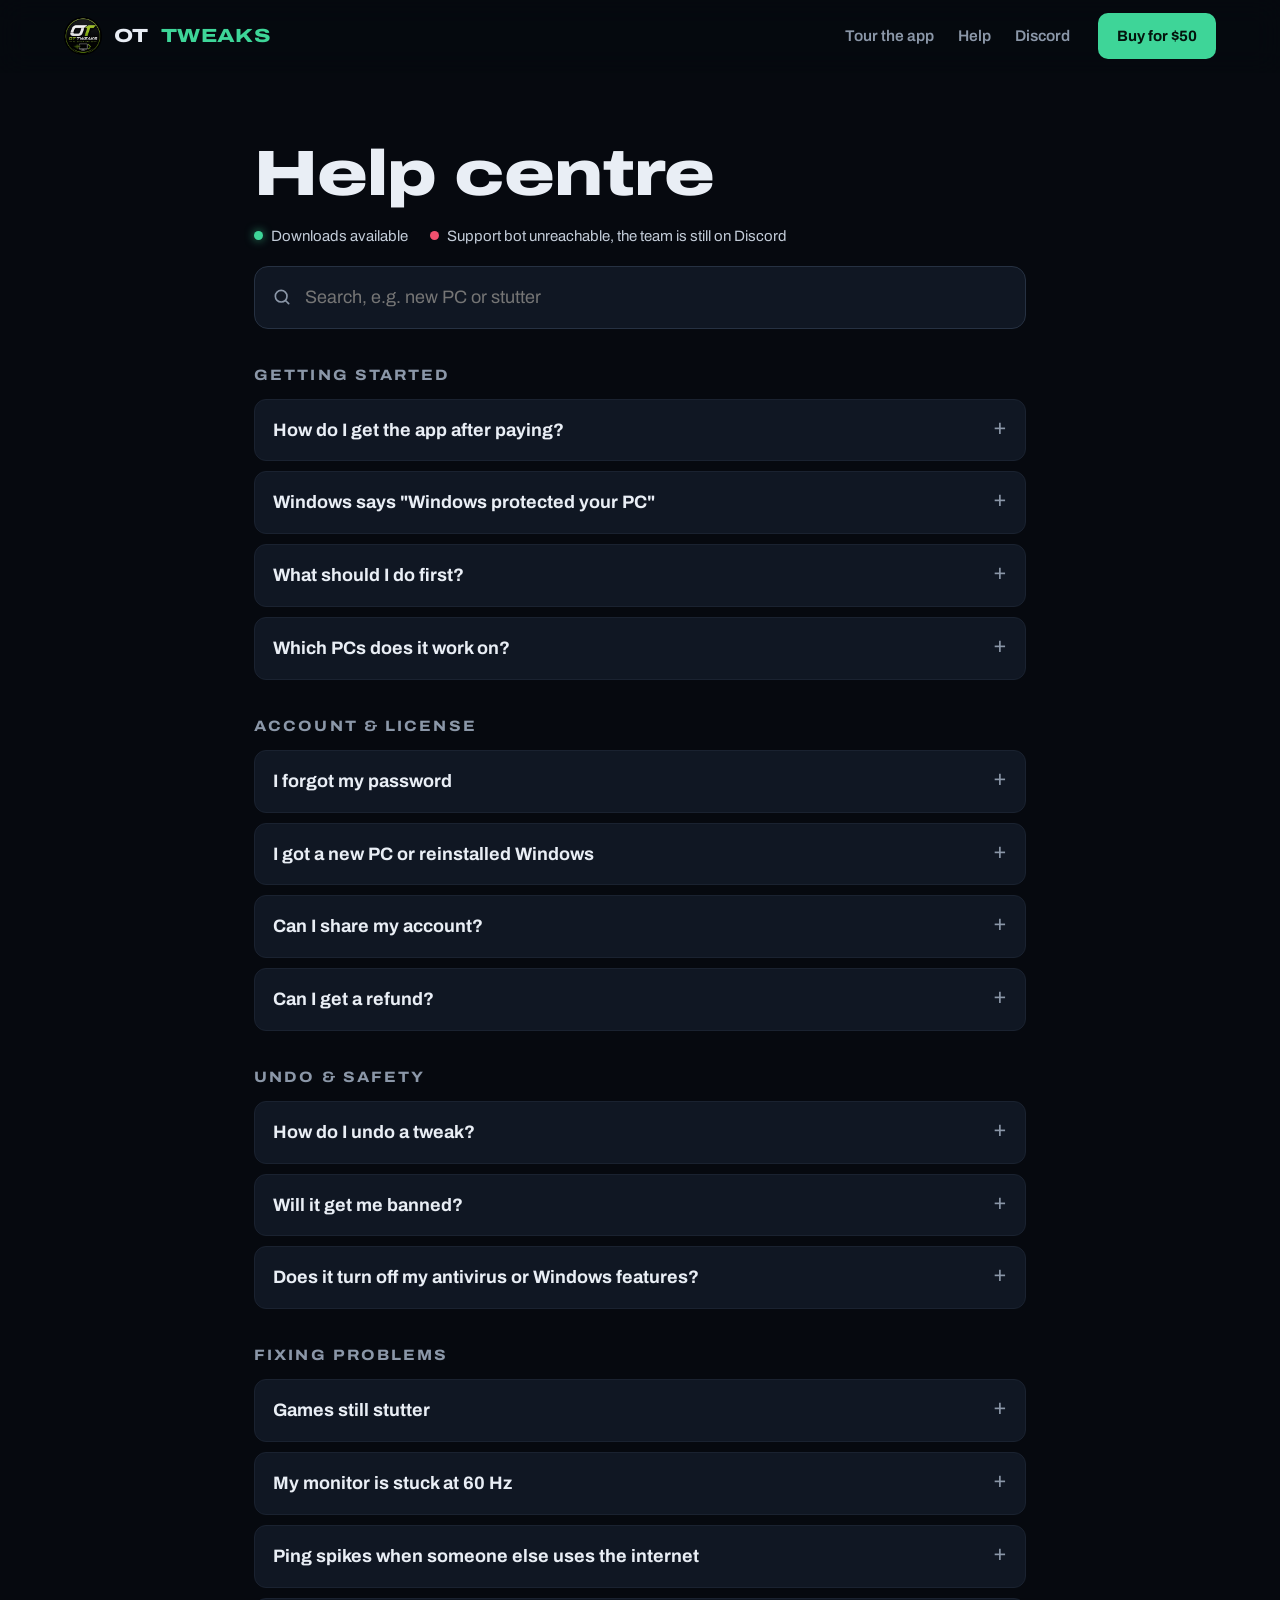
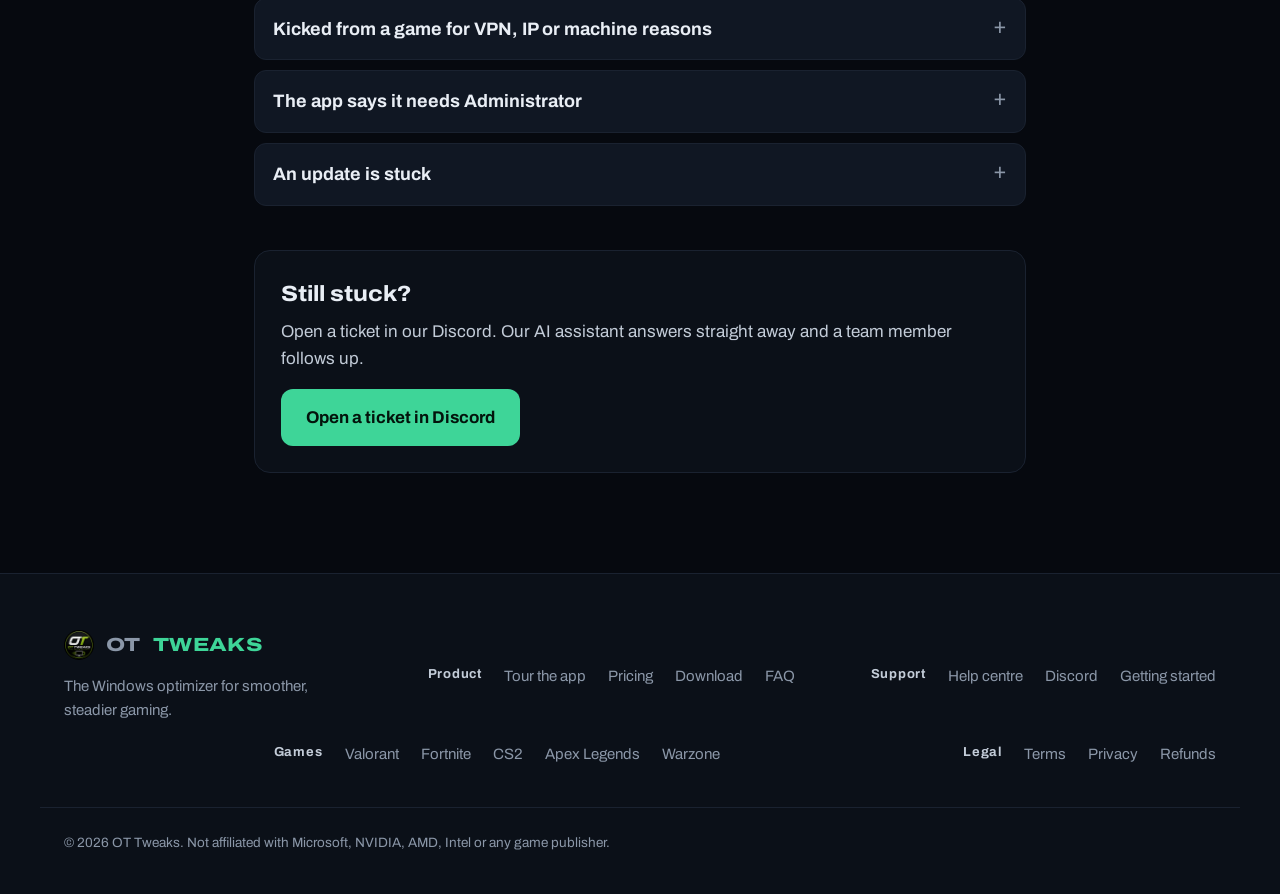
<file: help.html>
<!DOCTYPE html>
<html lang="en">
<head>
<meta charset="utf-8">
<meta name="viewport" content="width=device-width,initial-scale=1">
<title>Help centre - OT Tweaks</title>
<meta name="description" content="Answers for OT Tweaks: getting the app after paying, setting your password, moving to a new PC, undoing tweaks, and fixing stutter and ping.">
<link rel="canonical" href="https://ottweaks.com/help">
<meta property="og:type" content="website">
<meta property="og:title" content="Help centre - OT Tweaks">
<meta property="og:description" content="Answers for OT Tweaks: getting the app after paying, setting your password, moving to a new PC, undoing tweaks, and fixing stutter and ping.">
<meta property="og:image" content="https://ottweaks.com/assets/img/trailer-poster.jpg">
<meta property="og:url" content="https://ottweaks.com/help">
<meta name="theme-color" content="#06090f">
<link rel="icon" type="image/png" href="/assets/img/favicon.png">
<link rel="preload" href="/assets/fonts/archivo-var.woff2" as="font" type="font/woff2" crossorigin>
<link rel="stylesheet" href="/styles.css">
<script src="/config.js"></script>
<script type="application/ld+json">{"@context": "https://schema.org", "@type": "FAQPage", "mainEntity": [{"@type": "Question", "name": "How do I get the app after paying?", "acceptedAnswer": {"@type": "Answer", "text": "Your account is created automatically the moment your payment goes through. Check your inbox for an email from noreply@ot-tweaks.firebaseapp.com with a link to set your password (look in spam too).Download the installer from ottweaks.com/download.Sign in with the email you used at checkout and the password you just set.No email after 15 minutes? Open a ticket in our Discord and we'll check your order."}}, {"@type": "Question", "name": "Windows says \"Windows protected your PC\"", "acceptedAnswer": {"@type": "Answer", "text": "That's SmartScreen. It shows for newer apps that haven't built up download history yet. Click More info, then Run anyway."}}, {"@type": "Question", "name": "What should I do first?", "acceptedAnswer": {"@type": "Answer", "text": "Click Full Optimize on the dashboard. It makes a Windows restore point before it changes anything.Turn on Always-On so your tweaks stay applied after every reboot.Restart your PC."}}, {"@type": "Question", "name": "Which PCs does it work on?", "acceptedAnswer": {"@type": "Answer", "text": "Windows 10 and 11, 64-bit, with NVIDIA, AMD or Intel graphics. OT Tweaks detects your GPU and applies the settings that fit it."}}, {"@type": "Question", "name": "I forgot my password", "acceptedAnswer": {"@type": "Answer", "text": "On the sign-in screen, click Forgot password? and we'll email you a reset link. You can also open a ticket in our Discord."}}, {"@type": "Question", "name": "I got a new PC or reinstalled Windows", "acceptedAnswer": {"@type": "Answer", "text": "Your license works on one PC at a time. Open the app on the new PC, sign in, and click Request a PC change on the lock screen. Once the team approves it, the app unlocks by itself. No need to reinstall or sign in again."}}, {"@type": "Question", "name": "Can I share my account?", "acceptedAnswer": {"@type": "Answer", "text": "No. A license locks to the first PC you sign in on, so a shared login won't work on a second PC."}}, {"@type": "Question", "name": "Can I get a refund?", "acceptedAnswer": {"@type": "Answer", "text": "See our refund policy. In short: within 14 days if you haven't signed in yet, or if it doesn't work on your PC and support can't fix it. Open a ticket in Discord to ask."}}, {"@type": "Question", "name": "How do I undo a tweak?", "acceptedAnswer": {"@type": "Answer", "text": "Every active tweak has an Undo button on its card. To put everything back at once, go to Restore &amp; Undo and click Rollback All, then restart."}}, {"@type": "Question", "name": "Will it get me banned?", "acceptedAnswer": {"@type": "Answer", "text": "OT Tweaks only changes Windows settings. It never touches games, game files or game memory. Game Profiles go further: they match each game's anti-cheat and skip tweaks that kernel-level anti-cheats are sensitive to, like HPET and MSI Mode changes."}}, {"@type": "Question", "name": "Does it turn off my antivirus or Windows features?", "acceptedAnswer": {"@type": "Answer", "text": "No. Your antivirus and firewall stay on, and Wi-Fi, Bluetooth, audio, Search, Windows Hello, Game Pass and Xbox sign-in are left alone."}}, {"@type": "Question", "name": "Games still stutter", "acceptedAnswer": {"@type": "Answer", "text": "Run Full Optimize again and make sure Always-On is on.Restart your PC.In Tools &amp; Repair, run the GPU driver check and try the MPO stutter fix."}}, {"@type": "Question", "name": "My monitor is stuck at 60 Hz", "acceptedAnswer": {"@type": "Answer", "text": "Run Monitor Refresh Check in Tools &amp; Repair. It shows your real refresh rate and how to switch to your monitor's full rate. You can also set it in Windows under Display settings \u2192 Advanced display."}}, {"@type": "Question", "name": "Ping spikes when someone else uses the internet", "acceptedAnswer": {"@type": "Answer", "text": "That's usually bufferbloat. Run the Lag under load test in the Network tab and follow the router steps it gives you. Ethernet helps a lot over Wi-Fi."}}, {"@type": "Question", "name": "Kicked from a game for VPN, IP or machine reasons", "acceptedAnswer": {"@type": "Answer", "text": "Close VPNs and ping boosters (ExitLag, WTFast, NoPing, Cloudflare WARP), turn off proxies, don't use Wi-Fi and Ethernet at the same time, and restart your router. 5G home internet can trigger this because many people share one IP. If it keeps happening, contact the game's support."}}, {"@type": "Question", "name": "The app says it needs Administrator", "acceptedAnswer": {"@type": "Answer", "text": "Right-click OT Tweaks and choose Run as administrator. Windows settings can't be changed without it."}}, {"@type": "Question", "name": "An update is stuck", "acceptedAnswer": {"@type": "Answer", "text": "Go to Settings \u2192 Updates and click Check now. If it still fails, reinstall from ottweaks.com/download. Your tweaks and settings are kept."}}]}</script>
</head>
<body>
<a class="skip" href="#main">Skip to content</a>
<header class="top" id="top">
  <div class="wrap">
    <a class="brand" href="/" aria-label="OT Tweaks home"><img src="/assets/img/logo.webp" alt="" width="38" height="38">OT <b>TWEAKS</b></a>
    <nav class="nav" id="nav" aria-label="Main">
      <a href="/#tour">Tour the app</a>
      <a href="/help">Help</a>
      <a data-discord href="https://discord.gg/aAbXUvwhPy" target="_blank" rel="noopener">Discord</a>
      <a class="btn btn-buy" data-buy href="/#pricing">Buy for $50</a>
    </nav>
    <a class="btn btn-buy btn-sm" data-buy href="/#pricing">Buy for $50</a>
    <button class="menu-btn" id="menuBtn" aria-label="Open menu" aria-expanded="false" aria-controls="nav"><svg viewBox="0 0 24 24" fill="none" stroke="currentColor" stroke-width="2" stroke-linecap="round"><path d="M4 7h16M4 12h16M4 17h16"/></svg></button>
  </div>
</header>
<main class="page" id="main"><div class="wrap">
<div class="help-top">
  <h1 class="display">Help centre</h1>
  <div class="status" id="status" aria-live="polite">
    <span><i id="stApp"></i><span id="stAppT">Checking latest version…</span></span>
    <span><i id="stSup"></i><span id="stSupT">Checking support…</span></span>
  </div>
  <label class="help-search"><span class="vh">Search help</span>
    <svg viewBox="0 0 24 24" fill="none" stroke="currentColor" stroke-width="2" stroke-linecap="round"><circle cx="11" cy="11" r="7"/><path d="m20 20-3.5-3.5"/></svg>
    <input id="q" type="search" placeholder="Search, e.g. new PC or stutter" autocomplete="off">
  </label>
</div>
<section class="help-cat" aria-labelledby="c-getting-started"><h2 id="c-getting-started">Getting started</h2><div class="help-list"><details id="how-do-i-get-the-app-after-paying"><summary>How do I get the app after paying?</summary><div class="ans"><p>Your account is created automatically the moment your payment goes through. Check your inbox for an email from <b>noreply@ot-tweaks.firebaseapp.com</b> with a link to set your password (look in spam too).</p><ol><li>Download the installer from <a href="/download">ottweaks.com/download</a>.</li><li>Sign in with the email you used at checkout and the password you just set.</li></ol><p>No email after 15 minutes? Open a ticket in our Discord and we'll check your order.</p></div></details><details id="windows-says-windows-protected-your-pc"><summary>Windows says &quot;Windows protected your PC&quot;</summary><div class="ans"><p>That's SmartScreen. It shows for newer apps that haven't built up download history yet. Click <b>More info</b>, then <b>Run anyway</b>.</p></div></details><details id="what-should-i-do-first"><summary>What should I do first?</summary><div class="ans"><ol><li>Click <b>Full Optimize</b> on the dashboard. It makes a Windows restore point before it changes anything.</li><li>Turn on <b>Always-On</b> so your tweaks stay applied after every reboot.</li><li>Restart your PC.</li></ol></div></details><details id="which-pcs-does-it-work-on"><summary>Which PCs does it work on?</summary><div class="ans"><p>Windows 10 and 11, 64-bit, with NVIDIA, AMD or Intel graphics. OT Tweaks detects your GPU and applies the settings that fit it.</p></div></details></div></section><section class="help-cat" aria-labelledby="c-account-license"><h2 id="c-account-license">Account &amp; license</h2><div class="help-list"><details id="i-forgot-my-password"><summary>I forgot my password</summary><div class="ans"><p>On the sign-in screen, click <b>Forgot password?</b> and we'll email you a reset link. You can also open a ticket in our Discord.</p></div></details><details id="i-got-a-new-pc-or-reinstalled-windows"><summary>I got a new PC or reinstalled Windows</summary><div class="ans"><p>Your license works on one PC at a time. Open the app on the new PC, sign in, and click <b>Request a PC change</b> on the lock screen. Once the team approves it, the app unlocks by itself. No need to reinstall or sign in again.</p></div></details><details id="can-i-share-my-account"><summary>Can I share my account?</summary><div class="ans"><p>No. A license locks to the first PC you sign in on, so a shared login won't work on a second PC.</p></div></details><details id="can-i-get-a-refund"><summary>Can I get a refund?</summary><div class="ans"><p>See our <a href="/refund.html">refund policy</a>. In short: within 14 days if you haven't signed in yet, or if it doesn't work on your PC and support can't fix it. Open a ticket in Discord to ask.</p></div></details></div></section><section class="help-cat" aria-labelledby="c-undo-safety"><h2 id="c-undo-safety">Undo &amp; safety</h2><div class="help-list"><details id="how-do-i-undo-a-tweak"><summary>How do I undo a tweak?</summary><div class="ans"><p>Every active tweak has an <b>Undo</b> button on its card. To put everything back at once, go to <b>Restore &amp; Undo</b> and click <b>Rollback All</b>, then restart.</p></div></details><details id="will-it-get-me-banned"><summary>Will it get me banned?</summary><div class="ans"><p>OT Tweaks only changes Windows settings. It never touches games, game files or game memory. <b>Game Profiles</b> go further: they match each game's anti-cheat and skip tweaks that kernel-level anti-cheats are sensitive to, like HPET and MSI Mode changes.</p></div></details><details id="does-it-turn-off-my-antivirus-or-windows-features"><summary>Does it turn off my antivirus or Windows features?</summary><div class="ans"><p>No. Your antivirus and firewall stay on, and Wi-Fi, Bluetooth, audio, Search, Windows Hello, Game Pass and Xbox sign-in are left alone.</p></div></details></div></section><section class="help-cat" aria-labelledby="c-fixing-problems"><h2 id="c-fixing-problems">Fixing problems</h2><div class="help-list"><details id="games-still-stutter"><summary>Games still stutter</summary><div class="ans"><ol><li>Run <b>Full Optimize</b> again and make sure <b>Always-On</b> is on.</li><li>Restart your PC.</li><li>In <b>Tools &amp; Repair</b>, run the GPU driver check and try the <b>MPO stutter fix</b>.</li></ol></div></details><details id="my-monitor-is-stuck-at-60-hz"><summary>My monitor is stuck at 60 Hz</summary><div class="ans"><p>Run <b>Monitor Refresh Check</b> in <b>Tools &amp; Repair</b>. It shows your real refresh rate and how to switch to your monitor's full rate. You can also set it in Windows under Display settings → Advanced display.</p></div></details><details id="ping-spikes-when-someone-else-uses-the-internet"><summary>Ping spikes when someone else uses the internet</summary><div class="ans"><p>That's usually bufferbloat. Run the <b>Lag under load</b> test in the Network tab and follow the router steps it gives you. Ethernet helps a lot over Wi-Fi.</p></div></details><details id="kicked-from-a-game-for-vpn-ip-or-machine-reasons"><summary>Kicked from a game for VPN, IP or machine reasons</summary><div class="ans"><p>Close VPNs and ping boosters (ExitLag, WTFast, NoPing, Cloudflare WARP), turn off proxies, don't use Wi-Fi and Ethernet at the same time, and restart your router. 5G home internet can trigger this because many people share one IP. If it keeps happening, contact the game's support.</p></div></details><details id="the-app-says-it-needs-administrator"><summary>The app says it needs Administrator</summary><div class="ans"><p>Right-click OT Tweaks and choose <b>Run as administrator</b>. Windows settings can't be changed without it.</p></div></details><details id="an-update-is-stuck"><summary>An update is stuck</summary><div class="ans"><p>Go to <b>Settings → Updates</b> and click <b>Check now</b>. If it still fails, reinstall from <a href="/download">ottweaks.com/download</a>. Your tweaks and settings are kept.</p></div></details></div></section>
<p class="help-empty" id="empty" hidden>Nothing matches that. Try other words, or ask us in Discord.</p>
<div class="help-cta">
  <h2 style="margin:0 0 6px;font-size:22px">Still stuck?</h2>
  <p class="muted" style="margin-bottom:16px">Open a ticket in our Discord. Our AI assistant answers straight away and a team member follows up.</p>
  <a class="btn btn-buy" data-discord href="https://discord.gg/aAbXUvwhPy" target="_blank" rel="noopener">Open a ticket in Discord</a>
</div>
</div></main>
<footer>
  <div class="wrap foot-grid">
    <div class="foot-brand">
      <a class="brand" href="/"><img src="/assets/img/logo.webp" alt="" width="30" height="30" style="width:30px;height:30px">OT <b>TWEAKS</b></a>
      <p class="muted">The Windows optimizer for smoother, steadier gaming.</p>
    </div>
    <nav aria-label="Product"><h5>Product</h5><a href="/#tour">Tour the app</a><a href="/#pricing">Pricing</a><a href="/download">Download</a><a href="/#faq">FAQ</a></nav>
    <nav aria-label="Support"><h5>Support</h5><a href="/help">Help centre</a><a data-discord href="https://discord.gg/aAbXUvwhPy" target="_blank" rel="noopener">Discord</a><a href="/thanks">Getting started</a></nav>
    <nav aria-label="Games"><h5>Games</h5><a href="/games/valorant">Valorant</a><a href="/games/fortnite">Fortnite</a><a href="/games/cs2">CS2</a><a href="/games/apex-legends">Apex Legends</a><a href="/games/warzone">Warzone</a></nav>
    <nav aria-label="Legal"><h5>Legal</h5><a href="/terms.html">Terms</a><a href="/privacy.html">Privacy</a><a href="/refund.html">Refunds</a></nav>
  </div>
  <div class="wrap foot-base"><span>&copy; <span id="year">2026</span> OT Tweaks. Not affiliated with Microsoft, NVIDIA, AMD, Intel or any game publisher.</span></div>
</footer>
<script src="/main.js"></script>
<script src="/help.js"></script>
</body>
</html>
</file>
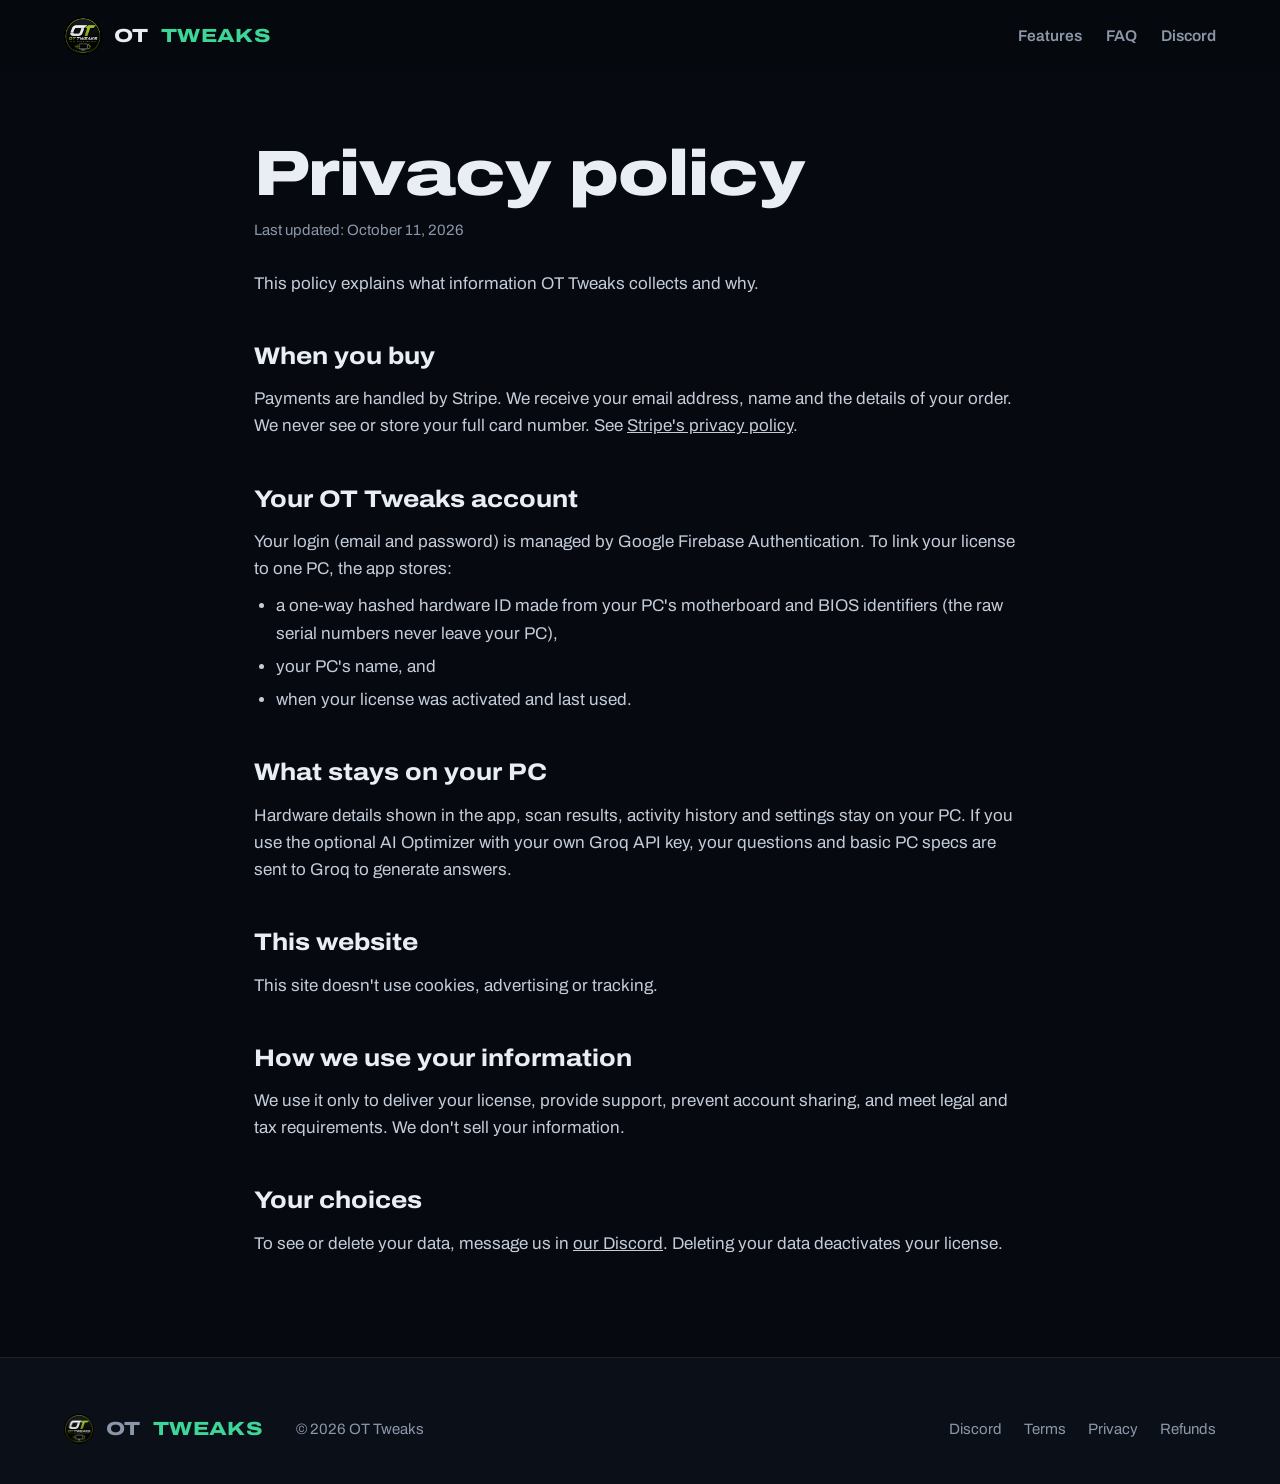
<file: privacy.html>
<!DOCTYPE html>
<html lang="en">
<head>
<meta charset="utf-8">
<meta name="viewport" content="width=device-width,initial-scale=1">
<title>Privacy policy - OT Tweaks</title>
<meta name="robots" content="index,follow">
<meta name="theme-color" content="#070a10">
<link rel="icon" type="image/png" href="/assets/img/favicon.png">
<link rel="preload" href="/assets/fonts/archivo-var.woff2" as="font" type="font/woff2" crossorigin>
<link rel="stylesheet" href="/styles.css">
<script src="/config.js"></script>
</head>
<body>
<header class="top" id="top">
  <div class="wrap">
    <a class="brand" href="/" aria-label="OT Tweaks home"><img src="/assets/img/logo.webp" alt="" width="38" height="38">OT <b>TWEAKS</b></a>
    <nav class="nav" id="nav" aria-label="Main"><a href="/#features">Features</a><a href="/#faq">FAQ</a><a data-discord href="https://discord.gg/aAbXUvwhPy" target="_blank" rel="noopener">Discord</a></nav>
    <button class="menu-btn" id="menuBtn" aria-label="Open menu" aria-expanded="false" aria-controls="nav"><svg viewBox="0 0 24 24" fill="none" stroke="currentColor" stroke-width="2" stroke-linecap="round"><path d="M4 7h16M4 12h16M4 17h16"/></svg></button>
  </div>
</header>
<main class="page"><div class="wrap">

<h1 class="display">Privacy policy</h1><p class="updated">Last updated: October 11, 2026</p>
<p style="margin-top:28px">This policy explains what information OT Tweaks collects and why.</p>
<h2>When you buy</h2>
<p>Payments are handled by Stripe. We receive your email address, name and the details of your order. We never see or store your full card number. See <a href="https://stripe.com/privacy" target="_blank" rel="noopener">Stripe's privacy policy</a>.</p>
<h2>Your OT Tweaks account</h2>
<p>Your login (email and password) is managed by Google Firebase Authentication. To link your license to one PC, the app stores:</p>
<ul>
  <li>a one-way hashed hardware ID made from your PC's motherboard and BIOS identifiers (the raw serial numbers never leave your PC),</li>
  <li>your PC's name, and</li>
  <li>when your license was activated and last used.</li>
</ul>
<h2>What stays on your PC</h2>
<p>Hardware details shown in the app, scan results, activity history and settings stay on your PC. If you use the optional AI Optimizer with your own Groq API key, your questions and basic PC specs are sent to Groq to generate answers.</p>
<h2>This website</h2>
<p>This site doesn't use cookies, advertising or tracking.</p>
<h2>How we use your information</h2>
<p>We use it only to deliver your license, provide support, prevent account sharing, and meet legal and tax requirements. We don't sell your information.</p>
<h2>Your choices</h2>
<p>To see or delete your data, <span data-contact></span>. Deleting your data deactivates your license.</p>
</div></main>
<footer>
  <div class="wrap">
    <a class="brand" href="/"><img src="/assets/img/logo.webp" alt="" width="30" height="30" style="width:30px;height:30px">OT <b>TWEAKS</b></a>
    <span>&copy; <span id="year">2026</span> OT Tweaks</span>
    <nav aria-label="Footer"><a data-discord href="https://discord.gg/aAbXUvwhPy" target="_blank" rel="noopener">Discord</a><a href="/terms.html">Terms</a><a href="/privacy.html">Privacy</a><a href="/refund.html">Refunds</a></nav>
  </div>
</footer>
<script src="/main.js"></script>
<script>
(function(){ // contact line: email if configured, otherwise Discord
  var C=window.OT_CONFIG||{}; document.querySelectorAll('[data-contact]').forEach(function(el){
    el.innerHTML = C.supportEmail ? 'email <a href="mailto:'+C.supportEmail+'">'+C.supportEmail+'</a> or message us in <a href="'+C.discordUrl+'" target="_blank" rel="noopener">our Discord</a>'
                                  : 'message us in <a href="'+C.discordUrl+'" target="_blank" rel="noopener">our Discord</a>'; });
})();
</script>
</body>
</html>
</file>
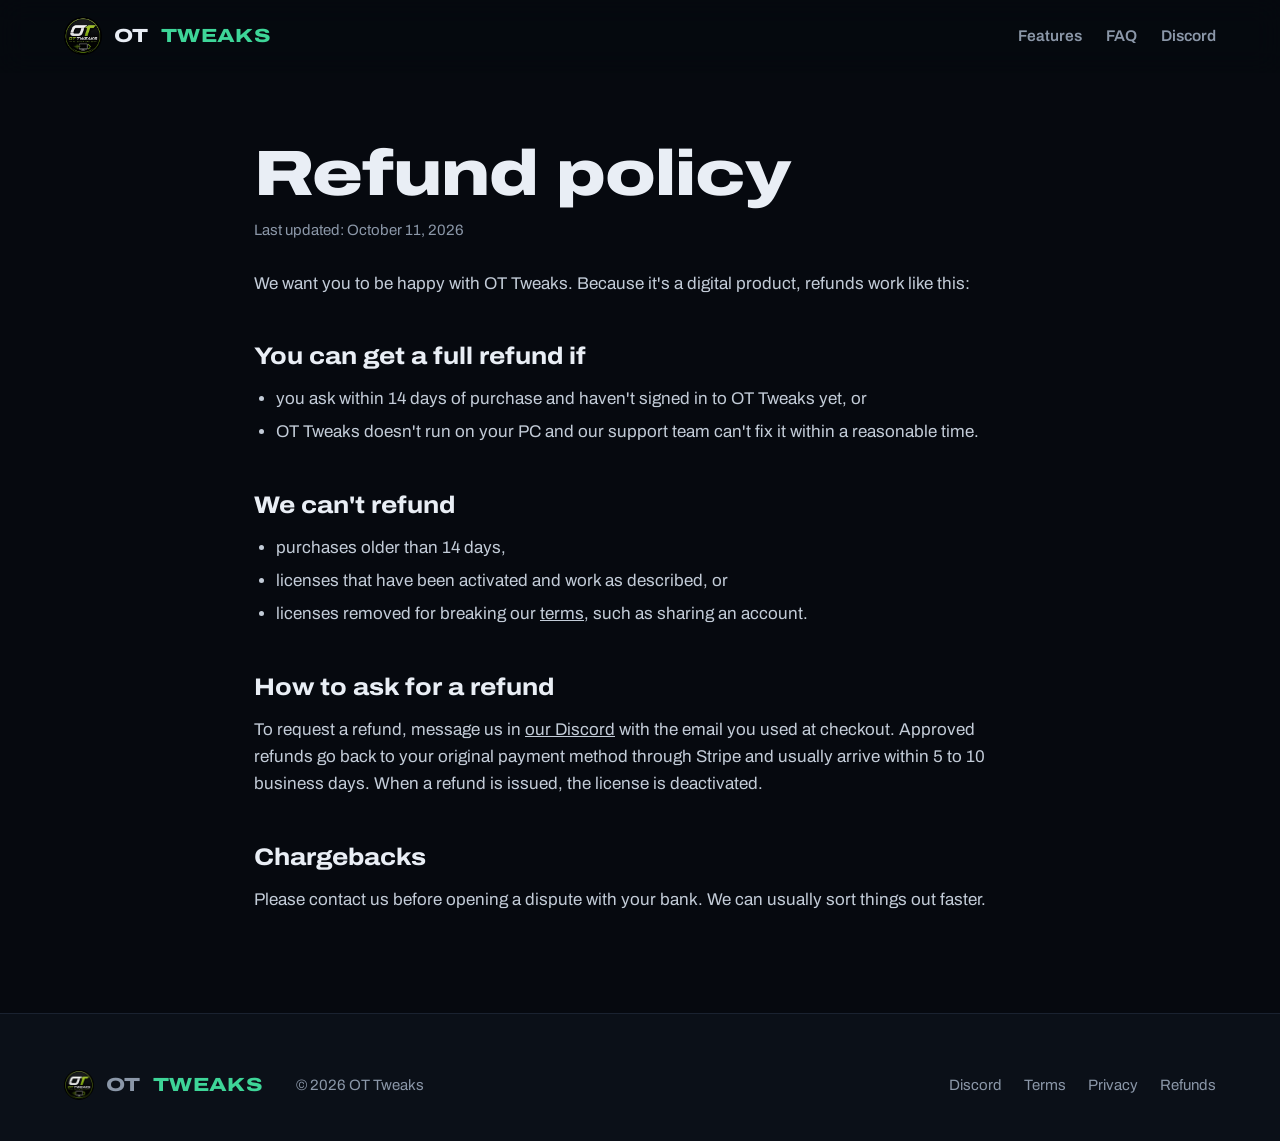
<file: refund.html>
<!DOCTYPE html>
<html lang="en">
<head>
<meta charset="utf-8">
<meta name="viewport" content="width=device-width,initial-scale=1">
<title>Refund policy - OT Tweaks</title>
<meta name="robots" content="index,follow">
<meta name="theme-color" content="#070a10">
<link rel="icon" type="image/png" href="/assets/img/favicon.png">
<link rel="preload" href="/assets/fonts/archivo-var.woff2" as="font" type="font/woff2" crossorigin>
<link rel="stylesheet" href="/styles.css">
<script src="/config.js"></script>
</head>
<body>
<header class="top" id="top">
  <div class="wrap">
    <a class="brand" href="/" aria-label="OT Tweaks home"><img src="/assets/img/logo.webp" alt="" width="38" height="38">OT <b>TWEAKS</b></a>
    <nav class="nav" id="nav" aria-label="Main"><a href="/#features">Features</a><a href="/#faq">FAQ</a><a data-discord href="https://discord.gg/aAbXUvwhPy" target="_blank" rel="noopener">Discord</a></nav>
    <button class="menu-btn" id="menuBtn" aria-label="Open menu" aria-expanded="false" aria-controls="nav"><svg viewBox="0 0 24 24" fill="none" stroke="currentColor" stroke-width="2" stroke-linecap="round"><path d="M4 7h16M4 12h16M4 17h16"/></svg></button>
  </div>
</header>
<main class="page"><div class="wrap">

<h1 class="display">Refund policy</h1><p class="updated">Last updated: October 11, 2026</p>
<p style="margin-top:28px">We want you to be happy with OT Tweaks. Because it's a digital product, refunds work like this:</p>
<h2>You can get a full refund if</h2>
<ul>
  <li>you ask within 14 days of purchase and haven't signed in to OT Tweaks yet, or</li>
  <li>OT Tweaks doesn't run on your PC and our support team can't fix it within a reasonable time.</li>
</ul>
<h2>We can't refund</h2>
<ul>
  <li>purchases older than 14 days,</li>
  <li>licenses that have been activated and work as described, or</li>
  <li>licenses removed for breaking our <a href="/terms.html">terms</a>, such as sharing an account.</li>
</ul>
<h2>How to ask for a refund</h2>
<p>To request a refund, <span data-contact></span> with the email you used at checkout. Approved refunds go back to your original payment method through Stripe and usually arrive within 5 to 10 business days. When a refund is issued, the license is deactivated.</p>
<h2>Chargebacks</h2>
<p>Please contact us before opening a dispute with your bank. We can usually sort things out faster.</p>
</div></main>
<footer>
  <div class="wrap">
    <a class="brand" href="/"><img src="/assets/img/logo.webp" alt="" width="30" height="30" style="width:30px;height:30px">OT <b>TWEAKS</b></a>
    <span>&copy; <span id="year">2026</span> OT Tweaks</span>
    <nav aria-label="Footer"><a data-discord href="https://discord.gg/aAbXUvwhPy" target="_blank" rel="noopener">Discord</a><a href="/terms.html">Terms</a><a href="/privacy.html">Privacy</a><a href="/refund.html">Refunds</a></nav>
  </div>
</footer>
<script src="/main.js"></script>
<script>
(function(){ // contact line: email if configured, otherwise Discord
  var C=window.OT_CONFIG||{}; document.querySelectorAll('[data-contact]').forEach(function(el){
    el.innerHTML = C.supportEmail ? 'email <a href="mailto:'+C.supportEmail+'">'+C.supportEmail+'</a> or message us in <a href="'+C.discordUrl+'" target="_blank" rel="noopener">our Discord</a>'
                                  : 'message us in <a href="'+C.discordUrl+'" target="_blank" rel="noopener">our Discord</a>'; });
})();
</script>
</body>
</html>
</file>
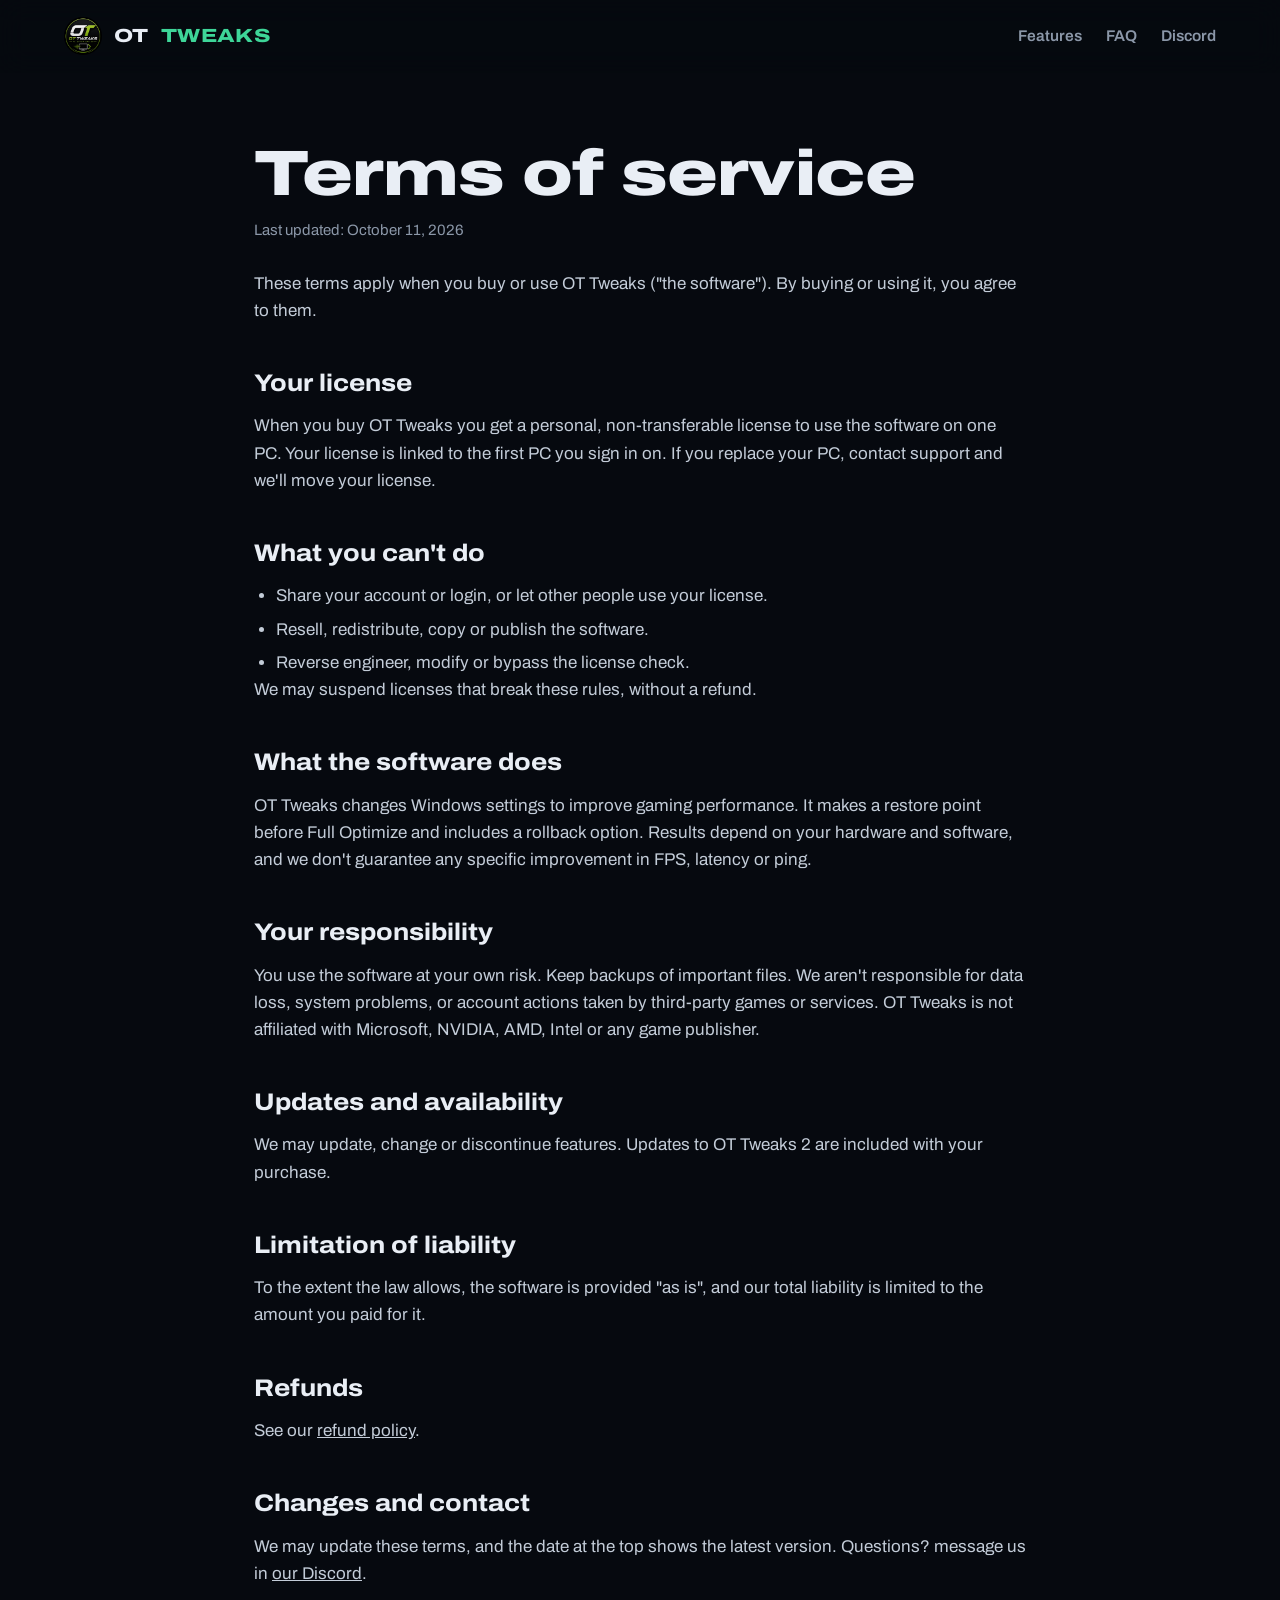
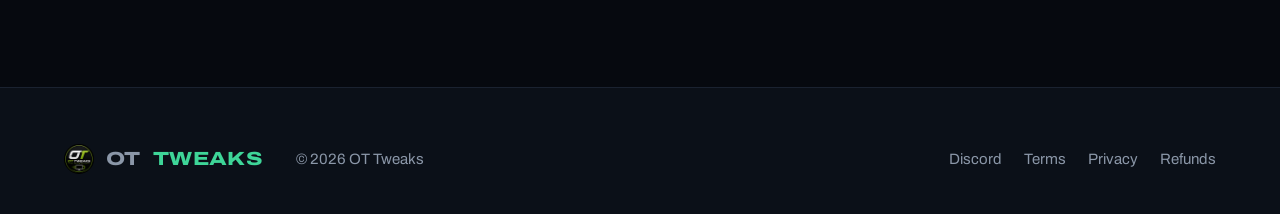
<file: terms.html>
<!DOCTYPE html>
<html lang="en">
<head>
<meta charset="utf-8">
<meta name="viewport" content="width=device-width,initial-scale=1">
<title>Terms of service - OT Tweaks</title>
<meta name="robots" content="index,follow">
<meta name="theme-color" content="#070a10">
<link rel="icon" type="image/png" href="/assets/img/favicon.png">
<link rel="preload" href="/assets/fonts/archivo-var.woff2" as="font" type="font/woff2" crossorigin>
<link rel="stylesheet" href="/styles.css">
<script src="/config.js"></script>
</head>
<body>
<header class="top" id="top">
  <div class="wrap">
    <a class="brand" href="/" aria-label="OT Tweaks home"><img src="/assets/img/logo.webp" alt="" width="38" height="38">OT <b>TWEAKS</b></a>
    <nav class="nav" id="nav" aria-label="Main"><a href="/#features">Features</a><a href="/#faq">FAQ</a><a data-discord href="https://discord.gg/aAbXUvwhPy" target="_blank" rel="noopener">Discord</a></nav>
    <button class="menu-btn" id="menuBtn" aria-label="Open menu" aria-expanded="false" aria-controls="nav"><svg viewBox="0 0 24 24" fill="none" stroke="currentColor" stroke-width="2" stroke-linecap="round"><path d="M4 7h16M4 12h16M4 17h16"/></svg></button>
  </div>
</header>
<main class="page"><div class="wrap">

<h1 class="display">Terms of service</h1><p class="updated">Last updated: October 11, 2026</p>
<p style="margin-top:28px">These terms apply when you buy or use OT Tweaks ("the software"). By buying or using it, you agree to them.</p>
<h2>Your license</h2>
<p>When you buy OT Tweaks you get a personal, non-transferable license to use the software on one PC. Your license is linked to the first PC you sign in on. If you replace your PC, contact support and we'll move your license.</p>
<h2>What you can't do</h2>
<ul>
  <li>Share your account or login, or let other people use your license.</li>
  <li>Resell, redistribute, copy or publish the software.</li>
  <li>Reverse engineer, modify or bypass the license check.</li>
</ul>
<p>We may suspend licenses that break these rules, without a refund.</p>
<h2>What the software does</h2>
<p>OT Tweaks changes Windows settings to improve gaming performance. It makes a restore point before Full Optimize and includes a rollback option. Results depend on your hardware and software, and we don't guarantee any specific improvement in FPS, latency or ping.</p>
<h2>Your responsibility</h2>
<p>You use the software at your own risk. Keep backups of important files. We aren't responsible for data loss, system problems, or account actions taken by third-party games or services. OT Tweaks is not affiliated with Microsoft, NVIDIA, AMD, Intel or any game publisher.</p>
<h2>Updates and availability</h2>
<p>We may update, change or discontinue features. Updates to OT Tweaks 2 are included with your purchase.</p>
<h2>Limitation of liability</h2>
<p>To the extent the law allows, the software is provided "as is", and our total liability is limited to the amount you paid for it.</p>
<h2>Refunds</h2>
<p>See our <a href="/refund.html">refund policy</a>.</p>
<h2>Changes and contact</h2>
<p>We may update these terms, and the date at the top shows the latest version. Questions? <span data-contact></span>.</p>
</div></main>
<footer>
  <div class="wrap">
    <a class="brand" href="/"><img src="/assets/img/logo.webp" alt="" width="30" height="30" style="width:30px;height:30px">OT <b>TWEAKS</b></a>
    <span>&copy; <span id="year">2026</span> OT Tweaks</span>
    <nav aria-label="Footer"><a data-discord href="https://discord.gg/aAbXUvwhPy" target="_blank" rel="noopener">Discord</a><a href="/terms.html">Terms</a><a href="/privacy.html">Privacy</a><a href="/refund.html">Refunds</a></nav>
  </div>
</footer>
<script src="/main.js"></script>
<script>
(function(){ // contact line: email if configured, otherwise Discord
  var C=window.OT_CONFIG||{}; document.querySelectorAll('[data-contact]').forEach(function(el){
    el.innerHTML = C.supportEmail ? 'email <a href="mailto:'+C.supportEmail+'">'+C.supportEmail+'</a> or message us in <a href="'+C.discordUrl+'" target="_blank" rel="noopener">our Discord</a>'
                                  : 'message us in <a href="'+C.discordUrl+'" target="_blank" rel="noopener">our Discord</a>'; });
})();
</script>
</body>
</html>
</file>
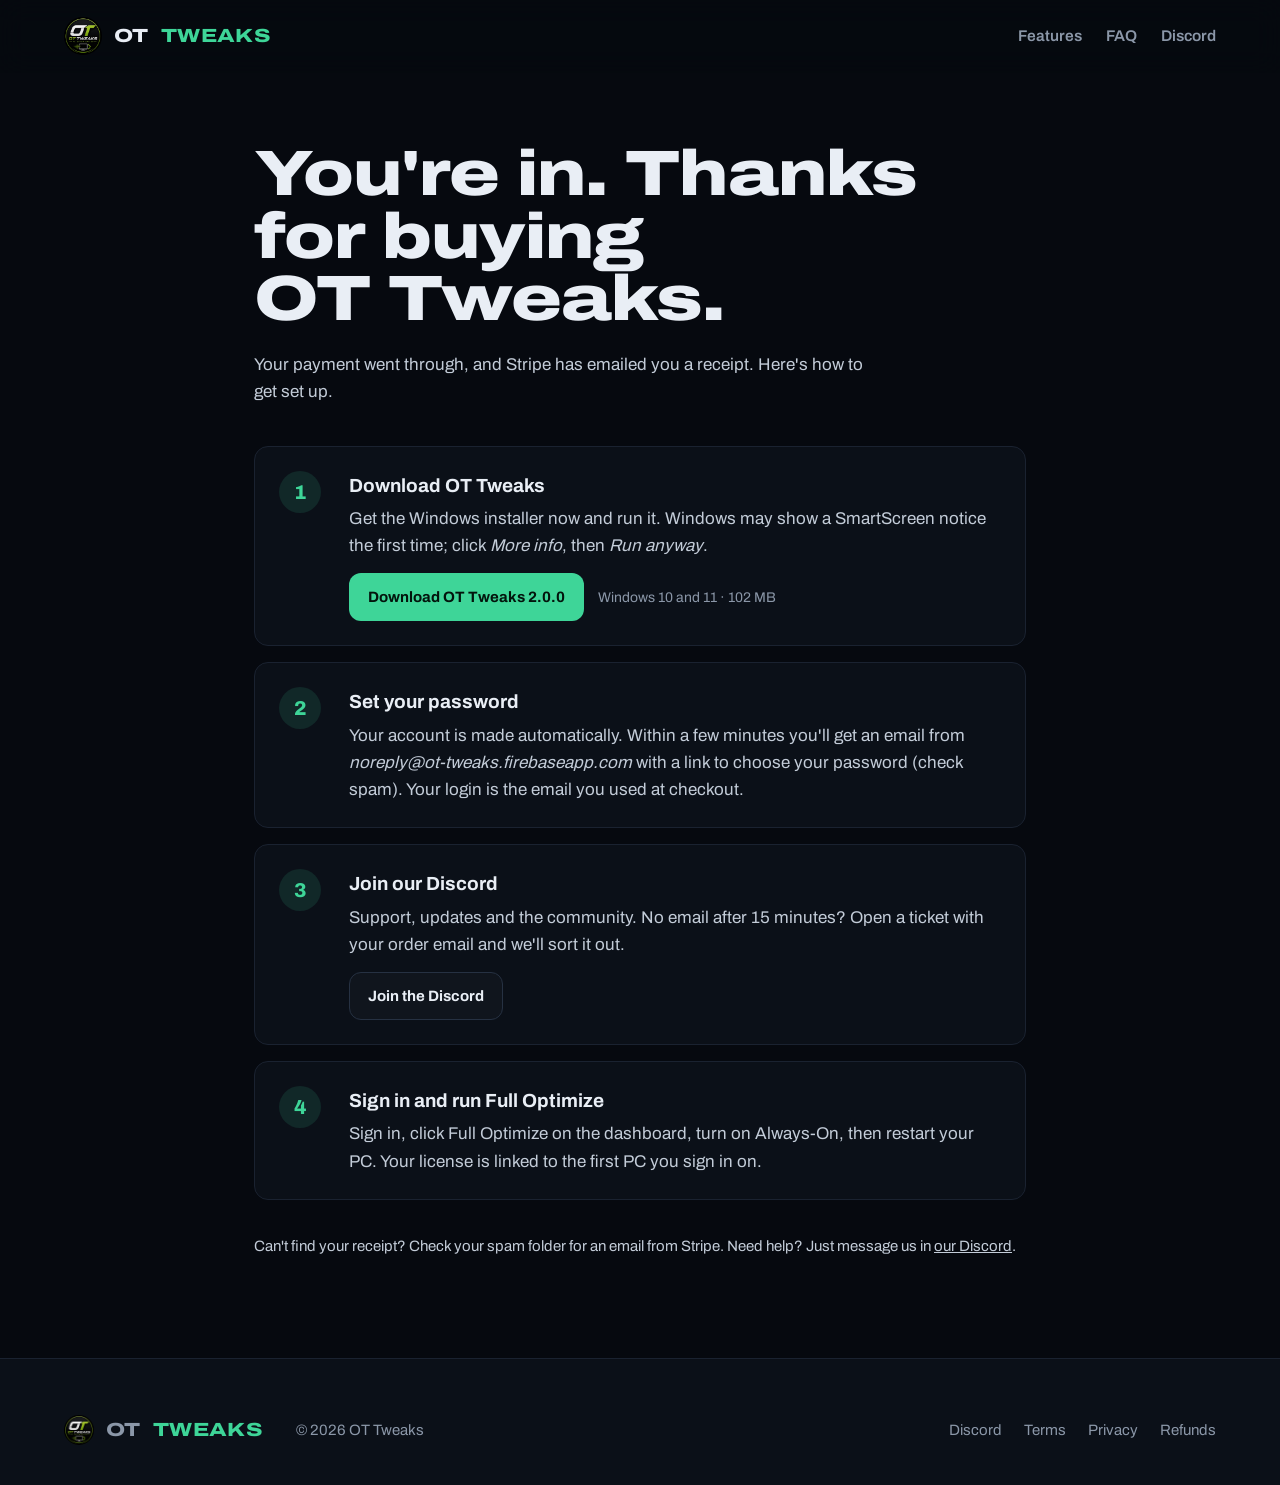
<file: thanks.html>
<!DOCTYPE html>
<html lang="en">
<head>
<meta charset="utf-8">
<meta name="viewport" content="width=device-width,initial-scale=1">
<title>Thanks for your order - OT Tweaks</title>
<meta name="robots" content="noindex">
<meta name="theme-color" content="#070a10">
<link rel="icon" type="image/png" href="/assets/img/favicon.png">
<link rel="preload" href="/assets/fonts/archivo-var.woff2" as="font" type="font/woff2" crossorigin>
<link rel="stylesheet" href="/styles.css">
<script src="/config.js"></script>
</head>
<body>
<header class="top" id="top">
  <div class="wrap">
    <a class="brand" href="/" aria-label="OT Tweaks home"><img src="/assets/img/logo.webp" alt="" width="38" height="38">OT <b>TWEAKS</b></a>
    <nav class="nav" id="nav" aria-label="Main"><a href="/#features">Features</a><a href="/#faq">FAQ</a><a data-discord href="https://discord.gg/aAbXUvwhPy" target="_blank" rel="noopener">Discord</a></nav>
    <button class="menu-btn" id="menuBtn" aria-label="Open menu" aria-expanded="false" aria-controls="nav"><svg viewBox="0 0 24 24" fill="none" stroke="currentColor" stroke-width="2" stroke-linecap="round"><path d="M4 7h16M4 12h16M4 17h16"/></svg></button>
  </div>
</header>
<main class="page"><div class="wrap">

<h1 class="display">You're in. Thanks for buying OT Tweaks.</h1>
<p class="lead" style="margin-top:20px">Your payment went through, and Stripe has emailed you a receipt. Here's how to get set up.</p>
<ol class="todo">
  <li><div><b>Download OT Tweaks</b>Get the Windows installer now and run it. Windows may show a SmartScreen notice the first time; click <i>More info</i>, then <i>Run anyway</i>.<br><a class="btn btn-buy" id="dlBtn" href="/download/OT_Tweaks_Setup_2_0_0.exe">Download OT Tweaks</a><span class="muted dl-meta" id="dlMeta">Windows 10 and 11 &middot; 102 MB</span></div></li>
  <li><div><b>Set your password</b>Your account is made automatically. Within a few minutes you'll get an email from <i>noreply@ot-tweaks.firebaseapp.com</i> with a link to choose your password (check spam). Your login is the email you used at checkout.</div></li>
  <li><div><b>Join our Discord</b>Support, updates and the community. No email after 15 minutes? Open a ticket with your order email and we'll sort it out.<br><a class="btn btn-ghost" data-discord href="https://discord.gg/aAbXUvwhPy" target="_blank" rel="noopener">Join the Discord</a></div></li>
  <li><div><b>Sign in and run Full Optimize</b>Sign in, click Full Optimize on the dashboard, turn on Always-On, then restart your PC. Your license is linked to the first PC you sign in on.</div></li>
</ol>
<p class="muted" style="margin-top:34px;font-size:15px">Can't find your receipt? Check your spam folder for an email from Stripe. Need help? Just <span data-contact></span>.</p>
<script src="/download.js"></script>
<script>
(async function(){ var b=document.getElementById('dlBtn'), m=document.getElementById('dlMeta');
  var d=await window.OT_getDownload(); if(!d.url) return;
  b.href=d.url; if(d.version) b.textContent='Download OT Tweaks '+d.version;
  if(d.size && m) m.innerHTML='Windows 10 and 11 &middot; '+Math.round(d.size/1048576)+' MB';
})();
</script>
</div></main>
<footer>
  <div class="wrap">
    <a class="brand" href="/"><img src="/assets/img/logo.webp" alt="" width="30" height="30" style="width:30px;height:30px">OT <b>TWEAKS</b></a>
    <span>&copy; <span id="year">2026</span> OT Tweaks</span>
    <nav aria-label="Footer"><a data-discord href="https://discord.gg/aAbXUvwhPy" target="_blank" rel="noopener">Discord</a><a href="/terms.html">Terms</a><a href="/privacy.html">Privacy</a><a href="/refund.html">Refunds</a></nav>
  </div>
</footer>
<script src="/main.js"></script>
<script>
(function(){ // contact line: email if configured, otherwise Discord
  var C=window.OT_CONFIG||{}; document.querySelectorAll('[data-contact]').forEach(function(el){
    el.innerHTML = C.supportEmail ? 'email <a href="mailto:'+C.supportEmail+'">'+C.supportEmail+'</a> or message us in <a href="'+C.discordUrl+'" target="_blank" rel="noopener">our Discord</a>'
                                  : 'message us in <a href="'+C.discordUrl+'" target="_blank" rel="noopener">our Discord</a>'; });
})();
</script>
</body>
</html>
</file>
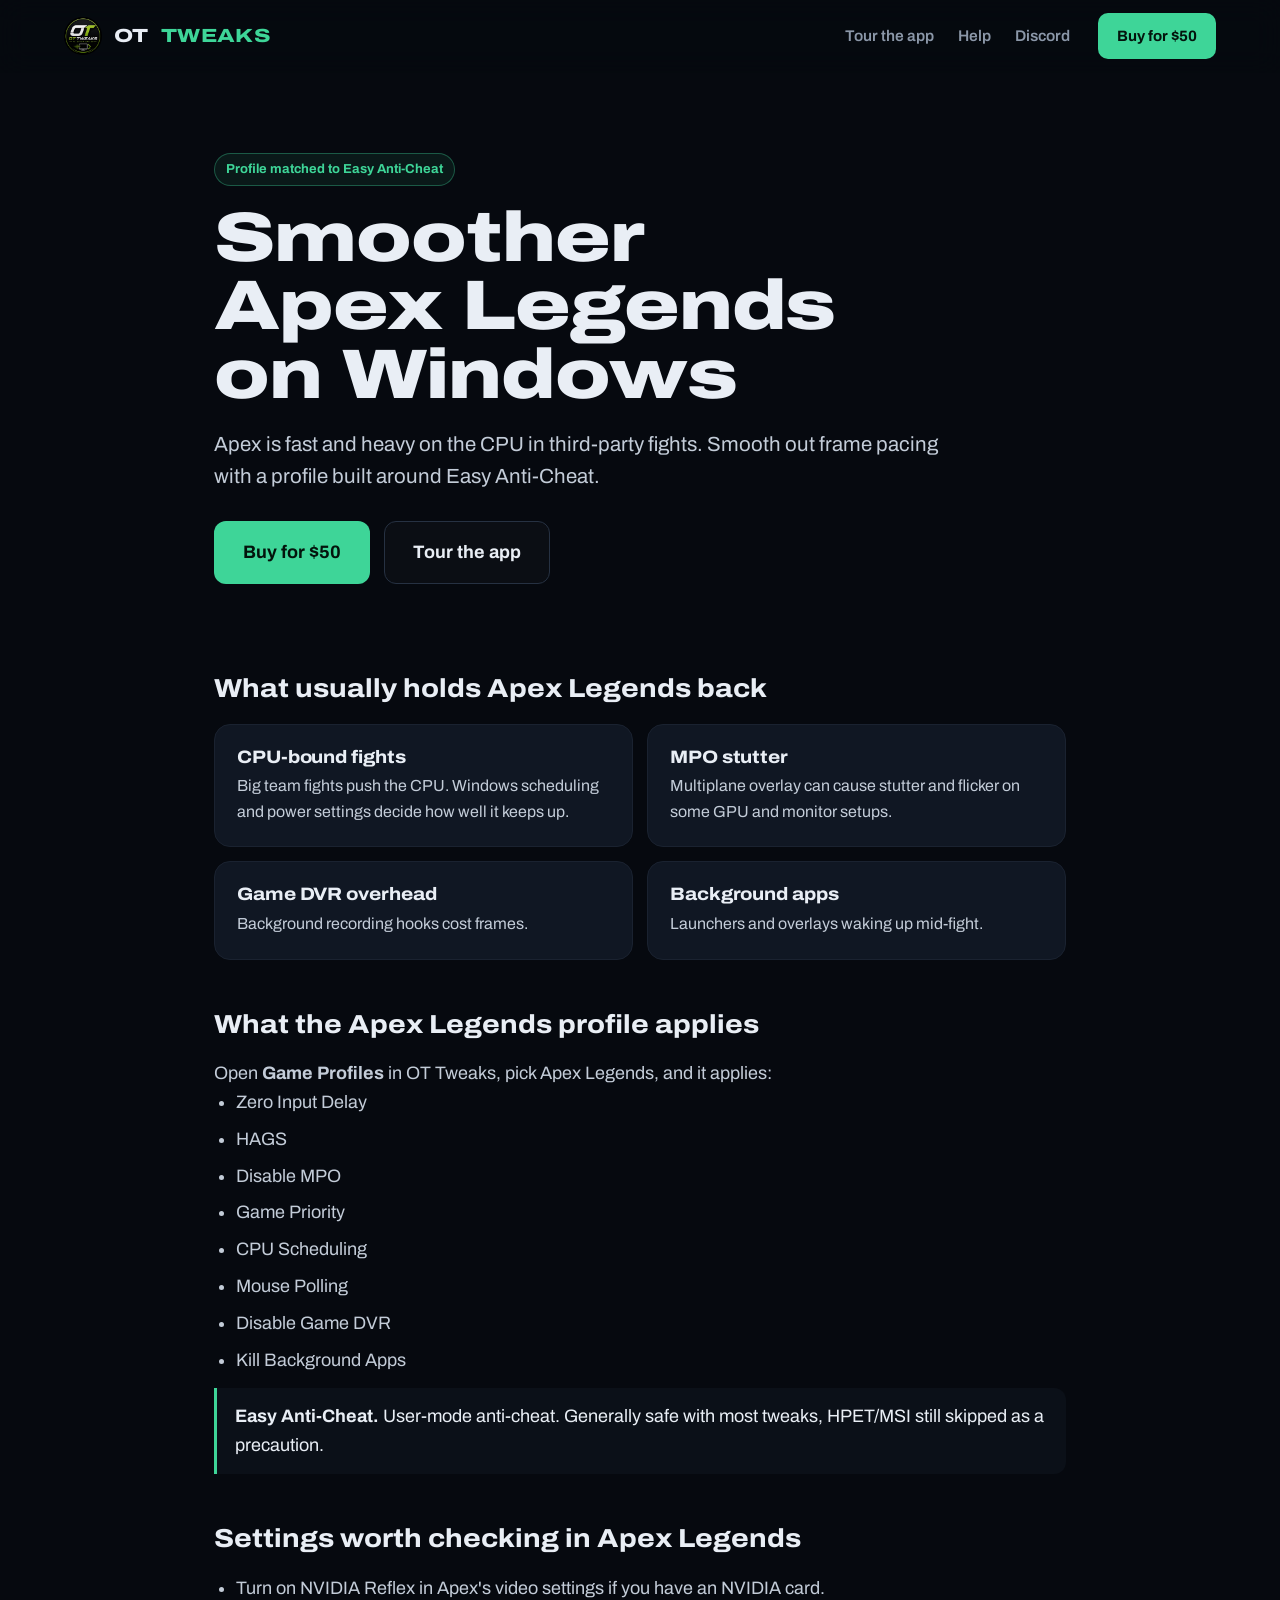
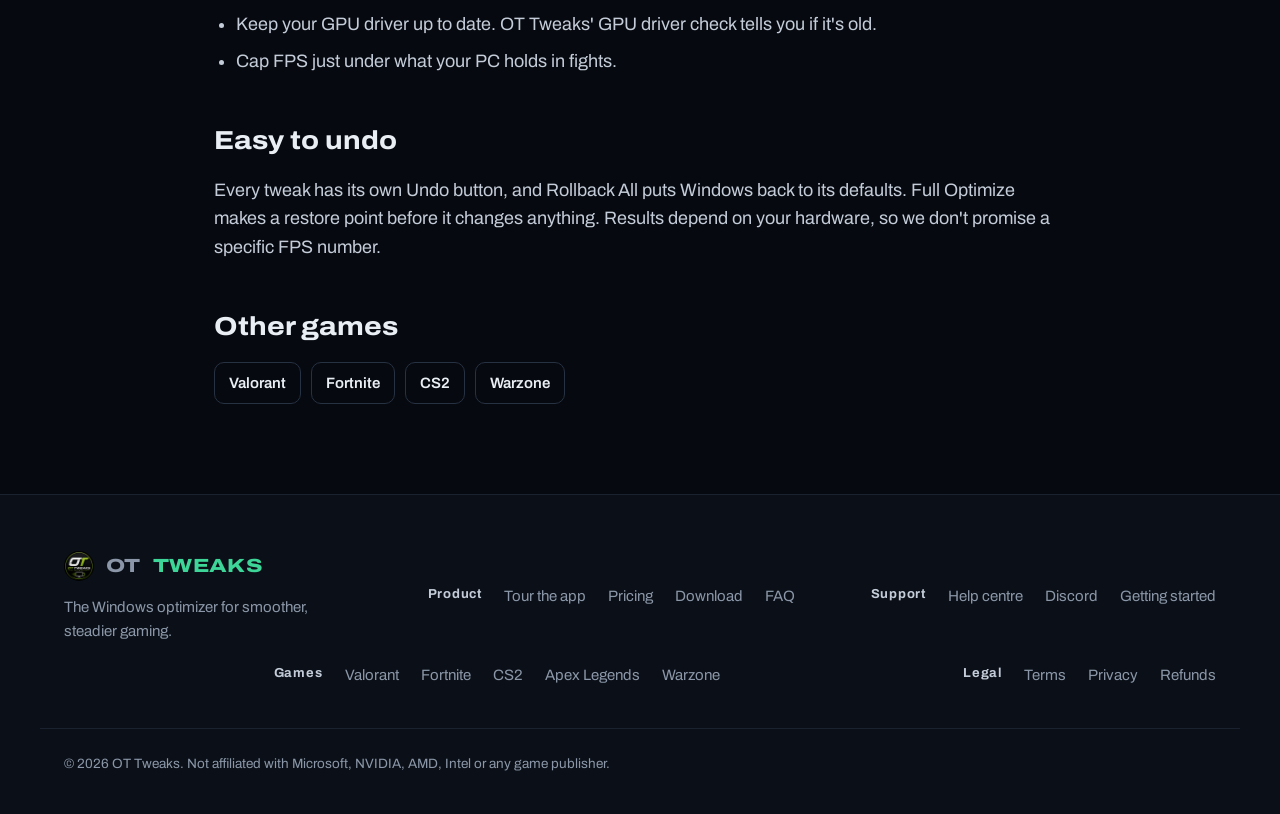
<file: games/apex-legends.html>
<!DOCTYPE html>
<html lang="en">
<head>
<meta charset="utf-8">
<meta name="viewport" content="width=device-width,initial-scale=1">
<title>Apex Legends FPS boost and lower input delay - OT Tweaks</title>
<meta name="description" content="Smoother Apex Legends on Windows: steadier FPS, lower input delay and ping. OT Tweaks applies a Apex Legends profile matched to Easy Anti-Cheat. $50 one-time.">
<link rel="canonical" href="https://ottweaks.com/games/apex-legends">
<meta property="og:type" content="website">
<meta property="og:title" content="Apex Legends FPS boost and lower input delay - OT Tweaks">
<meta property="og:description" content="Smoother Apex Legends on Windows: steadier FPS, lower input delay and ping. OT Tweaks applies a Apex Legends profile matched to Easy Anti-Cheat. $50 one-time.">
<meta property="og:image" content="https://ottweaks.com/assets/img/trailer-poster.jpg">
<meta property="og:url" content="https://ottweaks.com/games/apex-legends">
<meta name="theme-color" content="#06090f">
<link rel="icon" type="image/png" href="/assets/img/favicon.png">
<link rel="preload" href="/assets/fonts/archivo-var.woff2" as="font" type="font/woff2" crossorigin>
<link rel="stylesheet" href="/styles.css">
<script src="/config.js"></script>
</head>
<body>
<a class="skip" href="#main">Skip to content</a>
<header class="top" id="top">
  <div class="wrap">
    <a class="brand" href="/" aria-label="OT Tweaks home"><img src="/assets/img/logo.webp" alt="" width="38" height="38">OT <b>TWEAKS</b></a>
    <nav class="nav" id="nav" aria-label="Main">
      <a href="/#tour">Tour the app</a>
      <a href="/help">Help</a>
      <a data-discord href="https://discord.gg/aAbXUvwhPy" target="_blank" rel="noopener">Discord</a>
      <a class="btn btn-buy" data-buy href="/#pricing">Buy for $50</a>
    </nav>
    <a class="btn btn-buy btn-sm" data-buy href="/#pricing">Buy for $50</a>
    <button class="menu-btn" id="menuBtn" aria-label="Open menu" aria-expanded="false" aria-controls="nav"><svg viewBox="0 0 24 24" fill="none" stroke="currentColor" stroke-width="2" stroke-linecap="round"><path d="M4 7h16M4 12h16M4 17h16"/></svg></button>
  </div>
</header>
<main id="main">
<section class="game-hero"><div class="wrap" style="max-width:900px">
  <span class="tag green">Profile matched to Easy Anti-Cheat</span>
  <h1 class="display">Smoother Apex Legends on Windows</h1>
  <p class="lead">Apex is fast and heavy on the CPU in third-party fights. Smooth out frame pacing with a profile built around Easy Anti-Cheat.</p>
  <div class="hero-ctas" style="margin-top:28px"><a class="btn btn-buy btn-lg" data-buy href="/#pricing">Buy for $50</a><a class="btn btn-ghost btn-lg" href="/#tour">Tour the app</a></div>
</div></section>
<section class="game-body"><div class="wrap">
  <h2>What usually holds Apex Legends back</h2>
  <div class="causes"><div class="card"><h3>CPU-bound fights</h3><p>Big team fights push the CPU. Windows scheduling and power settings decide how well it keeps up.</p></div><div class="card"><h3>MPO stutter</h3><p>Multiplane overlay can cause stutter and flicker on some GPU and monitor setups.</p></div><div class="card"><h3>Game DVR overhead</h3><p>Background recording hooks cost frames.</p></div><div class="card"><h3>Background apps</h3><p>Launchers and overlays waking up mid-fight.</p></div></div>
  <h2>What the Apex Legends profile applies</h2>
  <p>Open <b>Game Profiles</b> in OT Tweaks, pick Apex Legends, and it applies:</p>
  <ul><li>Zero Input Delay</li><li>HAGS</li><li>Disable MPO</li><li>Game Priority</li><li>CPU Scheduling</li><li>Mouse Polling</li><li>Disable Game DVR</li><li>Kill Background Apps</li></ul>
  <div class="ac-note"><b>Easy Anti-Cheat.</b> User-mode anti-cheat. Generally safe with most tweaks, HPET/MSI still skipped as a precaution.</div>
  <h2>Settings worth checking in Apex Legends</h2>
  <ul><li>Turn on NVIDIA Reflex in Apex&#x27;s video settings if you have an NVIDIA card.</li><li>Keep your GPU driver up to date. OT Tweaks&#x27; GPU driver check tells you if it&#x27;s old.</li><li>Cap FPS just under what your PC holds in fights.</li></ul>
  <h2>Easy to undo</h2>
  <p>Every tweak has its own Undo button, and Rollback All puts Windows back to its defaults. Full Optimize makes a restore point before it changes anything. Results depend on your hardware, so we don't promise a specific FPS number.</p>
  <h2>Other games</h2>
  <div class="game-links"><a href="/games/valorant">Valorant</a><a href="/games/fortnite">Fortnite</a><a href="/games/cs2">CS2</a><a href="/games/warzone">Warzone</a></div>
</div></section>
</main>
<footer>
  <div class="wrap foot-grid">
    <div class="foot-brand">
      <a class="brand" href="/"><img src="/assets/img/logo.webp" alt="" width="30" height="30" style="width:30px;height:30px">OT <b>TWEAKS</b></a>
      <p class="muted">The Windows optimizer for smoother, steadier gaming.</p>
    </div>
    <nav aria-label="Product"><h5>Product</h5><a href="/#tour">Tour the app</a><a href="/#pricing">Pricing</a><a href="/download">Download</a><a href="/#faq">FAQ</a></nav>
    <nav aria-label="Support"><h5>Support</h5><a href="/help">Help centre</a><a data-discord href="https://discord.gg/aAbXUvwhPy" target="_blank" rel="noopener">Discord</a><a href="/thanks">Getting started</a></nav>
    <nav aria-label="Games"><h5>Games</h5><a href="/games/valorant">Valorant</a><a href="/games/fortnite">Fortnite</a><a href="/games/cs2">CS2</a><a href="/games/apex-legends">Apex Legends</a><a href="/games/warzone">Warzone</a></nav>
    <nav aria-label="Legal"><h5>Legal</h5><a href="/terms.html">Terms</a><a href="/privacy.html">Privacy</a><a href="/refund.html">Refunds</a></nav>
  </div>
  <div class="wrap foot-base"><span>&copy; <span id="year">2026</span> OT Tweaks. Not affiliated with Microsoft, NVIDIA, AMD, Intel or any game publisher.</span></div>
</footer>
<script src="/main.js"></script>
</body>
</html>
</file>
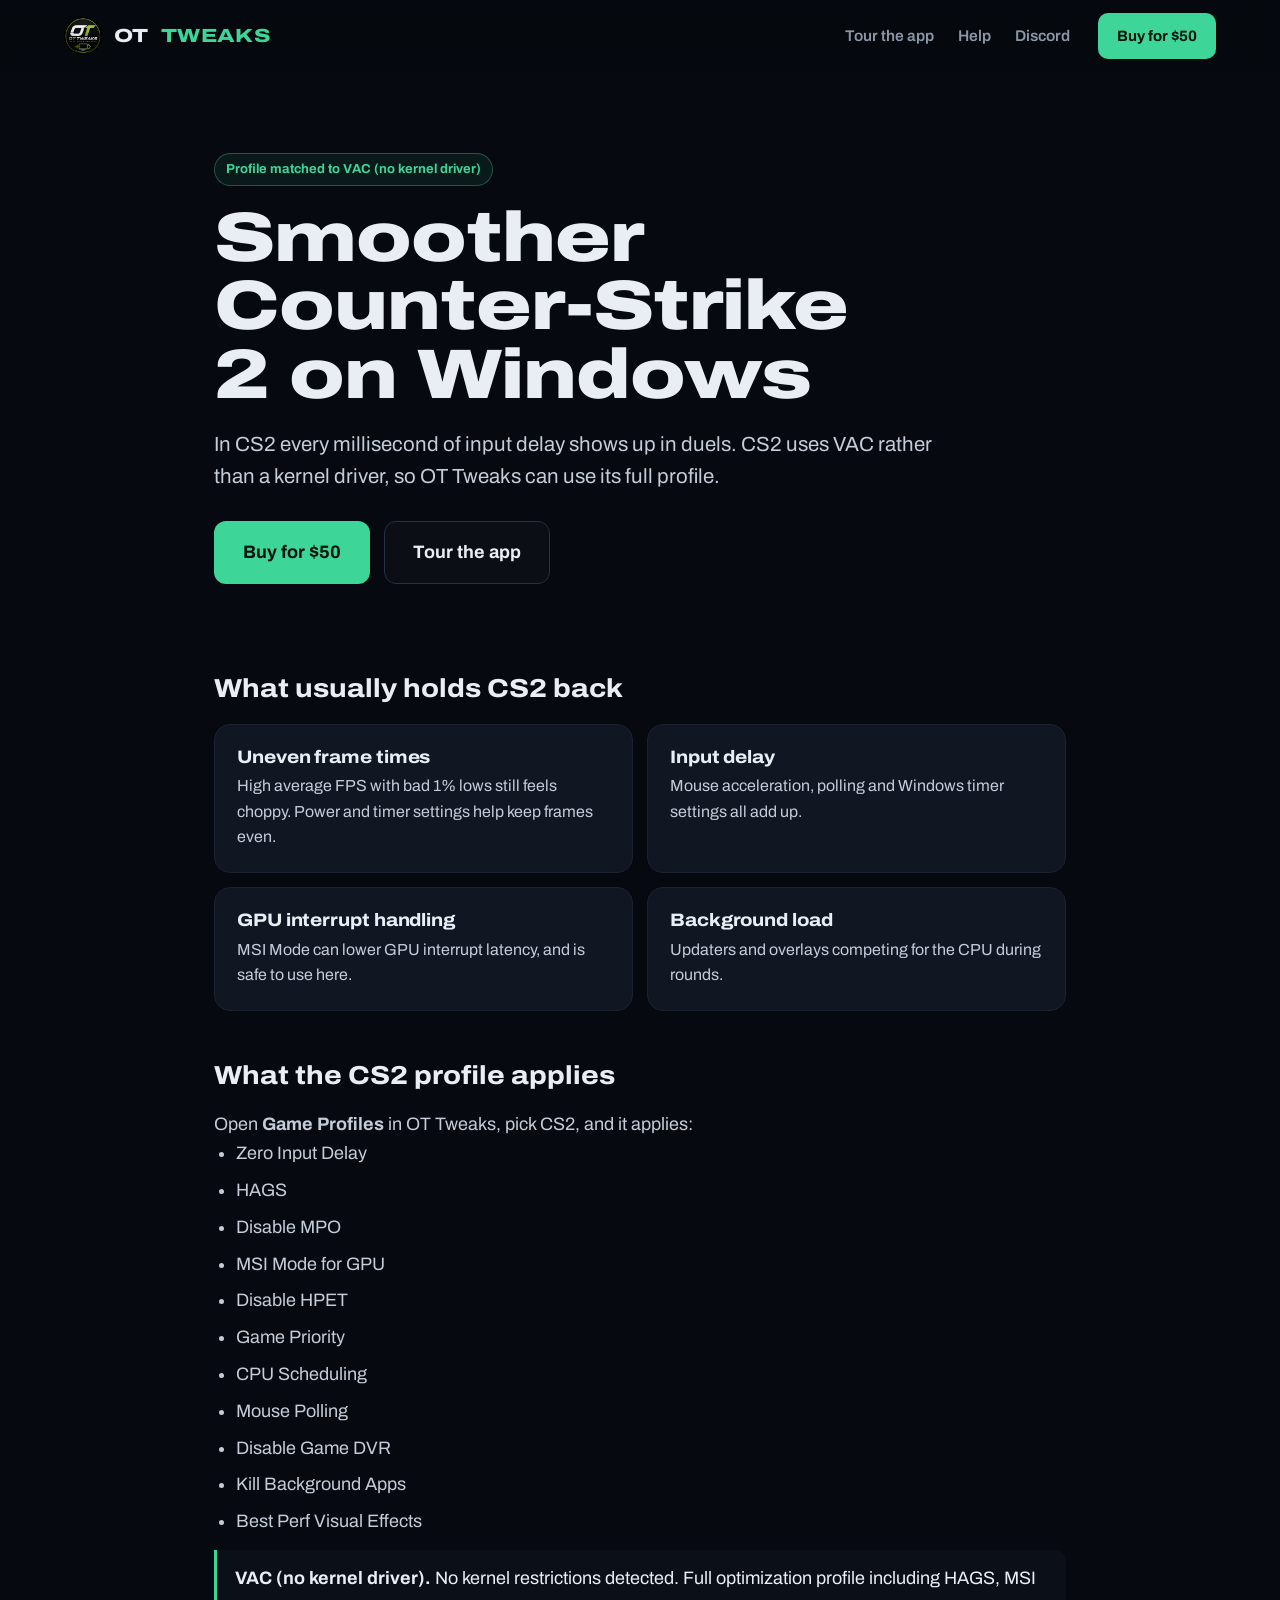
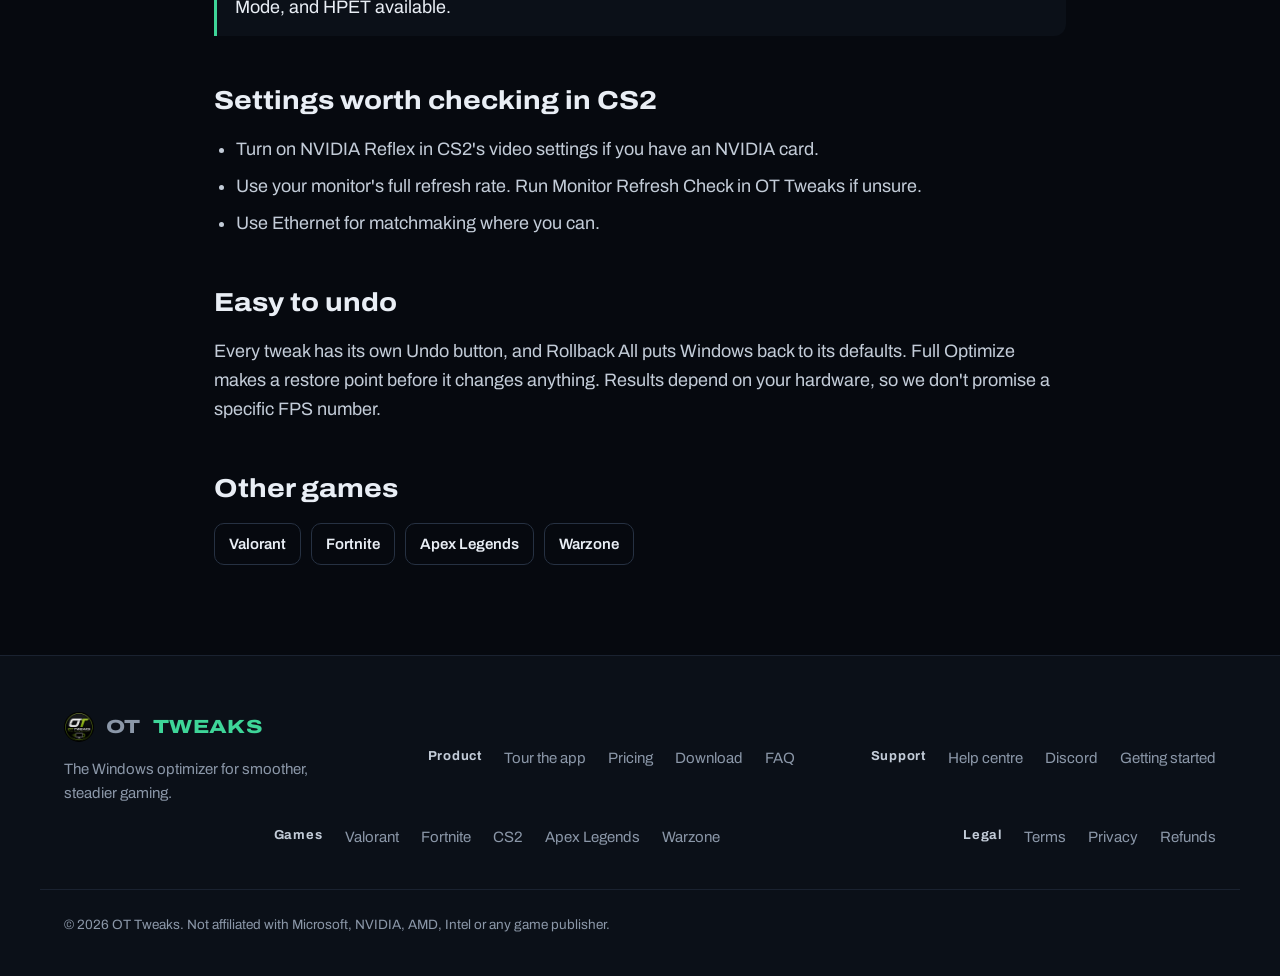
<file: games/cs2.html>
<!DOCTYPE html>
<html lang="en">
<head>
<meta charset="utf-8">
<meta name="viewport" content="width=device-width,initial-scale=1">
<title>Counter-Strike 2 FPS boost and lower input delay - OT Tweaks</title>
<meta name="description" content="Smoother Counter-Strike 2 on Windows: steadier FPS, lower input delay and ping. OT Tweaks applies a CS2 profile matched to VAC (no kernel driver). $50 one-time.">
<link rel="canonical" href="https://ottweaks.com/games/cs2">
<meta property="og:type" content="website">
<meta property="og:title" content="Counter-Strike 2 FPS boost and lower input delay - OT Tweaks">
<meta property="og:description" content="Smoother Counter-Strike 2 on Windows: steadier FPS, lower input delay and ping. OT Tweaks applies a CS2 profile matched to VAC (no kernel driver). $50 one-time.">
<meta property="og:image" content="https://ottweaks.com/assets/img/trailer-poster.jpg">
<meta property="og:url" content="https://ottweaks.com/games/cs2">
<meta name="theme-color" content="#06090f">
<link rel="icon" type="image/png" href="/assets/img/favicon.png">
<link rel="preload" href="/assets/fonts/archivo-var.woff2" as="font" type="font/woff2" crossorigin>
<link rel="stylesheet" href="/styles.css">
<script src="/config.js"></script>
</head>
<body>
<a class="skip" href="#main">Skip to content</a>
<header class="top" id="top">
  <div class="wrap">
    <a class="brand" href="/" aria-label="OT Tweaks home"><img src="/assets/img/logo.webp" alt="" width="38" height="38">OT <b>TWEAKS</b></a>
    <nav class="nav" id="nav" aria-label="Main">
      <a href="/#tour">Tour the app</a>
      <a href="/help">Help</a>
      <a data-discord href="https://discord.gg/aAbXUvwhPy" target="_blank" rel="noopener">Discord</a>
      <a class="btn btn-buy" data-buy href="/#pricing">Buy for $50</a>
    </nav>
    <a class="btn btn-buy btn-sm" data-buy href="/#pricing">Buy for $50</a>
    <button class="menu-btn" id="menuBtn" aria-label="Open menu" aria-expanded="false" aria-controls="nav"><svg viewBox="0 0 24 24" fill="none" stroke="currentColor" stroke-width="2" stroke-linecap="round"><path d="M4 7h16M4 12h16M4 17h16"/></svg></button>
  </div>
</header>
<main id="main">
<section class="game-hero"><div class="wrap" style="max-width:900px">
  <span class="tag green">Profile matched to VAC (no kernel driver)</span>
  <h1 class="display">Smoother Counter-Strike 2 on Windows</h1>
  <p class="lead">In CS2 every millisecond of input delay shows up in duels. CS2 uses VAC rather than a kernel driver, so OT Tweaks can use its full profile.</p>
  <div class="hero-ctas" style="margin-top:28px"><a class="btn btn-buy btn-lg" data-buy href="/#pricing">Buy for $50</a><a class="btn btn-ghost btn-lg" href="/#tour">Tour the app</a></div>
</div></section>
<section class="game-body"><div class="wrap">
  <h2>What usually holds CS2 back</h2>
  <div class="causes"><div class="card"><h3>Uneven frame times</h3><p>High average FPS with bad 1% lows still feels choppy. Power and timer settings help keep frames even.</p></div><div class="card"><h3>Input delay</h3><p>Mouse acceleration, polling and Windows timer settings all add up.</p></div><div class="card"><h3>GPU interrupt handling</h3><p>MSI Mode can lower GPU interrupt latency, and is safe to use here.</p></div><div class="card"><h3>Background load</h3><p>Updaters and overlays competing for the CPU during rounds.</p></div></div>
  <h2>What the CS2 profile applies</h2>
  <p>Open <b>Game Profiles</b> in OT Tweaks, pick CS2, and it applies:</p>
  <ul><li>Zero Input Delay</li><li>HAGS</li><li>Disable MPO</li><li>MSI Mode for GPU</li><li>Disable HPET</li><li>Game Priority</li><li>CPU Scheduling</li><li>Mouse Polling</li><li>Disable Game DVR</li><li>Kill Background Apps</li><li>Best Perf Visual Effects</li></ul>
  <div class="ac-note"><b>VAC (no kernel driver).</b> No kernel restrictions detected. Full optimization profile including HAGS, MSI Mode, and HPET available.</div>
  <h2>Settings worth checking in CS2</h2>
  <ul><li>Turn on NVIDIA Reflex in CS2&#x27;s video settings if you have an NVIDIA card.</li><li>Use your monitor&#x27;s full refresh rate. Run Monitor Refresh Check in OT Tweaks if unsure.</li><li>Use Ethernet for matchmaking where you can.</li></ul>
  <h2>Easy to undo</h2>
  <p>Every tweak has its own Undo button, and Rollback All puts Windows back to its defaults. Full Optimize makes a restore point before it changes anything. Results depend on your hardware, so we don't promise a specific FPS number.</p>
  <h2>Other games</h2>
  <div class="game-links"><a href="/games/valorant">Valorant</a><a href="/games/fortnite">Fortnite</a><a href="/games/apex-legends">Apex Legends</a><a href="/games/warzone">Warzone</a></div>
</div></section>
</main>
<footer>
  <div class="wrap foot-grid">
    <div class="foot-brand">
      <a class="brand" href="/"><img src="/assets/img/logo.webp" alt="" width="30" height="30" style="width:30px;height:30px">OT <b>TWEAKS</b></a>
      <p class="muted">The Windows optimizer for smoother, steadier gaming.</p>
    </div>
    <nav aria-label="Product"><h5>Product</h5><a href="/#tour">Tour the app</a><a href="/#pricing">Pricing</a><a href="/download">Download</a><a href="/#faq">FAQ</a></nav>
    <nav aria-label="Support"><h5>Support</h5><a href="/help">Help centre</a><a data-discord href="https://discord.gg/aAbXUvwhPy" target="_blank" rel="noopener">Discord</a><a href="/thanks">Getting started</a></nav>
    <nav aria-label="Games"><h5>Games</h5><a href="/games/valorant">Valorant</a><a href="/games/fortnite">Fortnite</a><a href="/games/cs2">CS2</a><a href="/games/apex-legends">Apex Legends</a><a href="/games/warzone">Warzone</a></nav>
    <nav aria-label="Legal"><h5>Legal</h5><a href="/terms.html">Terms</a><a href="/privacy.html">Privacy</a><a href="/refund.html">Refunds</a></nav>
  </div>
  <div class="wrap foot-base"><span>&copy; <span id="year">2026</span> OT Tweaks. Not affiliated with Microsoft, NVIDIA, AMD, Intel or any game publisher.</span></div>
</footer>
<script src="/main.js"></script>
</body>
</html>
</file>
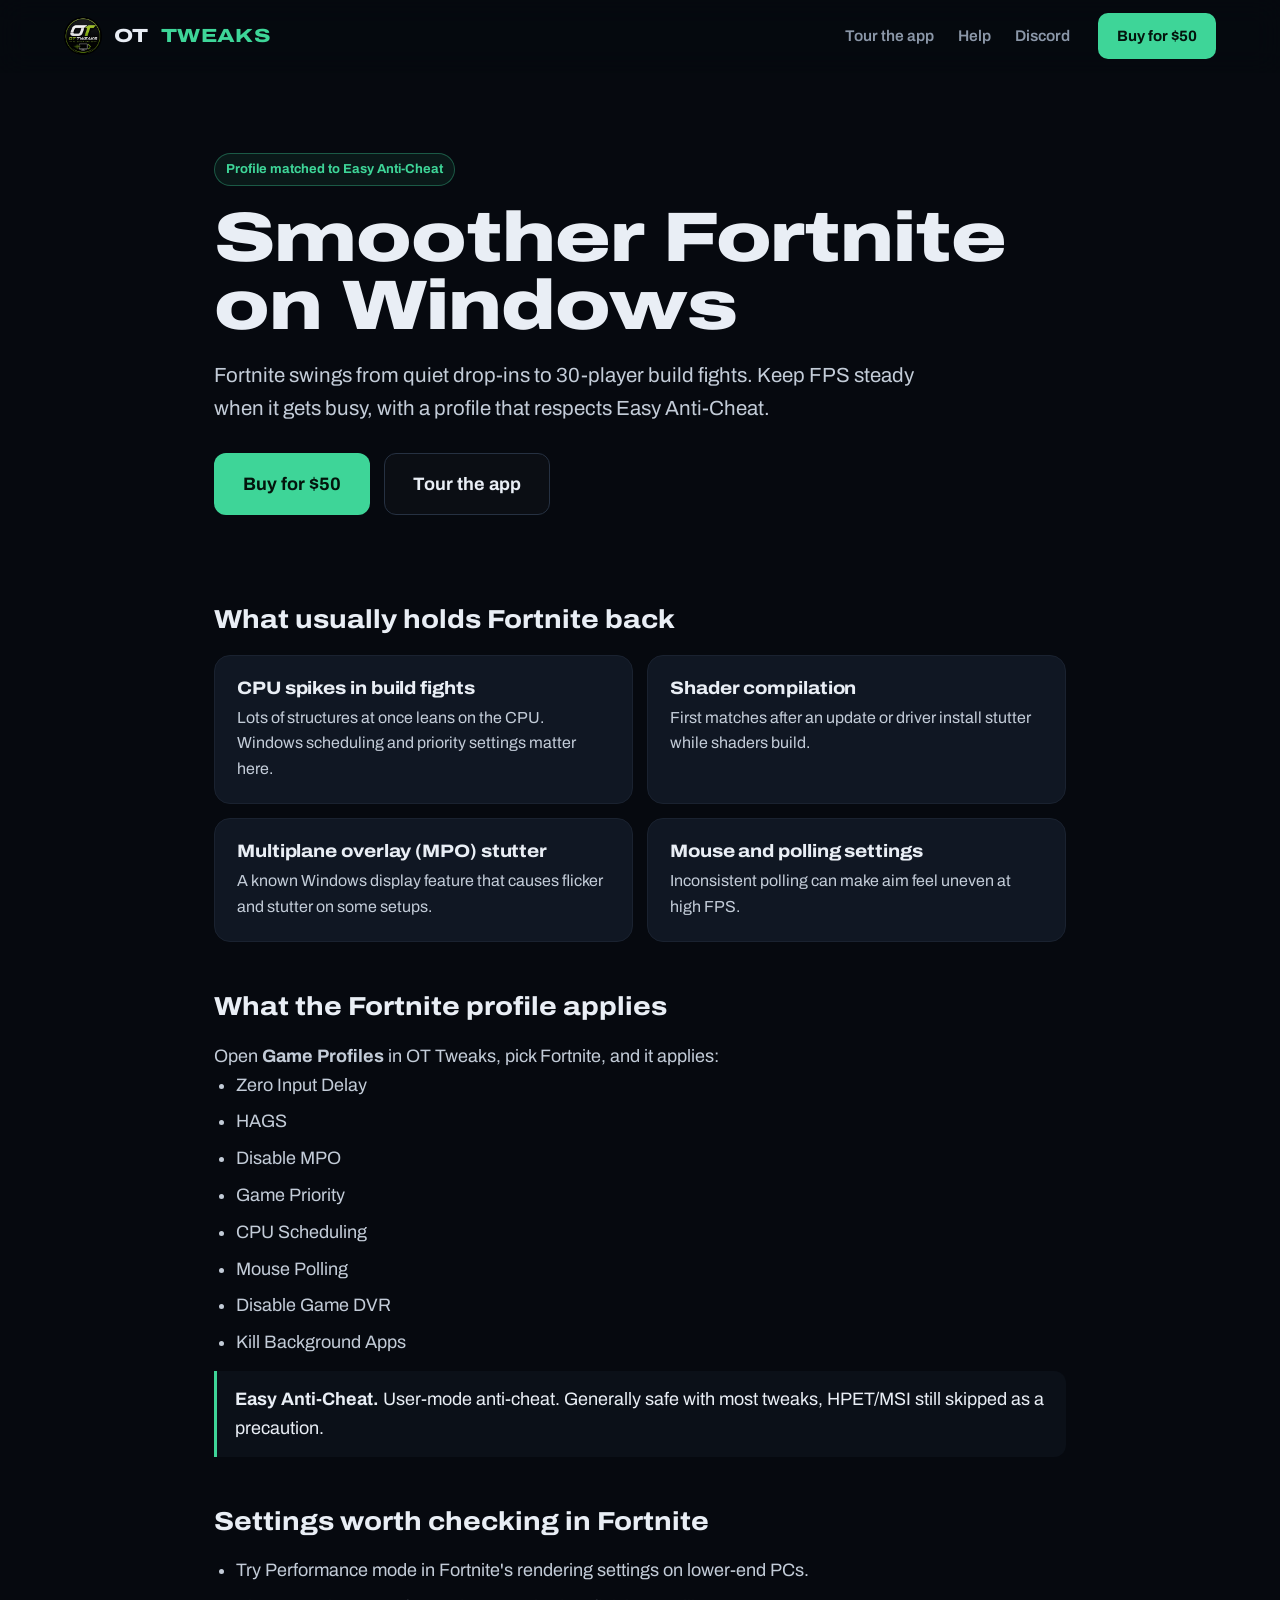
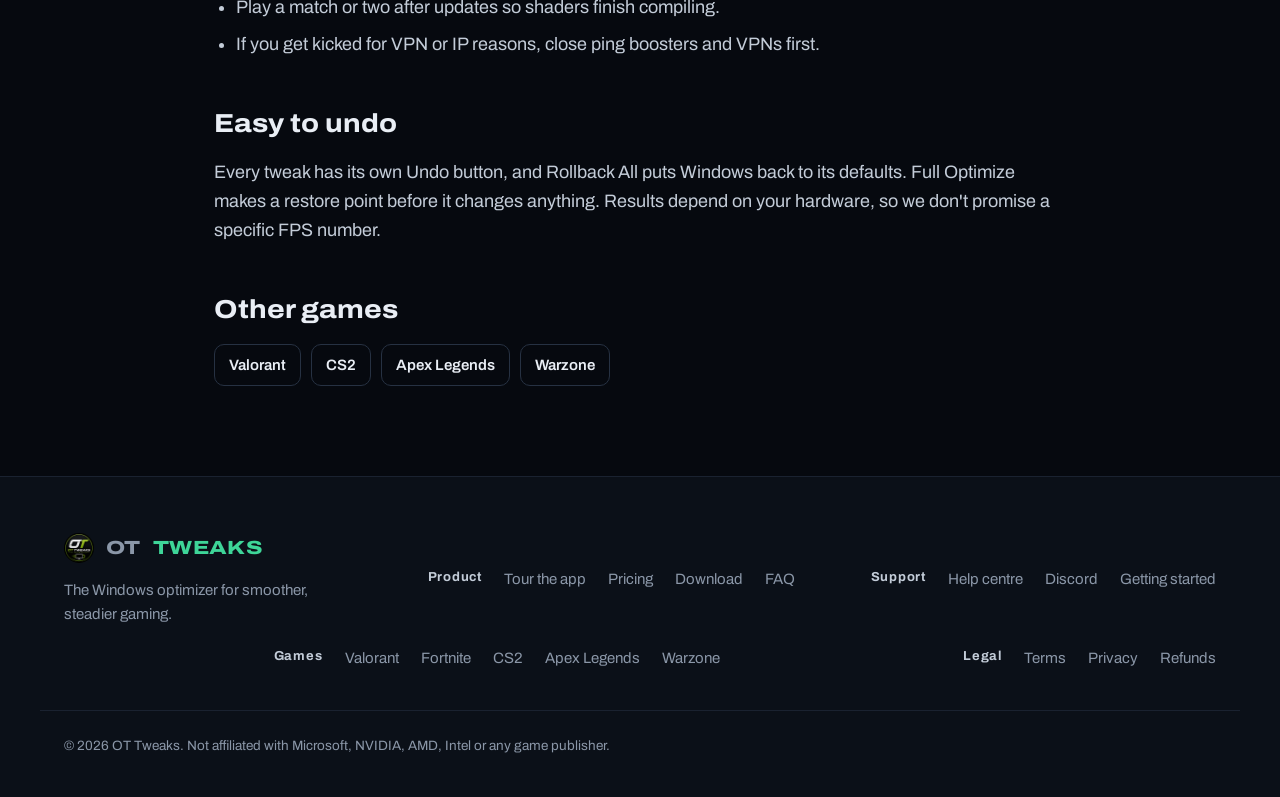
<file: games/fortnite.html>
<!DOCTYPE html>
<html lang="en">
<head>
<meta charset="utf-8">
<meta name="viewport" content="width=device-width,initial-scale=1">
<title>Fortnite FPS boost and lower input delay - OT Tweaks</title>
<meta name="description" content="Smoother Fortnite on Windows: steadier FPS, lower input delay and ping. OT Tweaks applies a Fortnite profile matched to Easy Anti-Cheat. $50 one-time.">
<link rel="canonical" href="https://ottweaks.com/games/fortnite">
<meta property="og:type" content="website">
<meta property="og:title" content="Fortnite FPS boost and lower input delay - OT Tweaks">
<meta property="og:description" content="Smoother Fortnite on Windows: steadier FPS, lower input delay and ping. OT Tweaks applies a Fortnite profile matched to Easy Anti-Cheat. $50 one-time.">
<meta property="og:image" content="https://ottweaks.com/assets/img/trailer-poster.jpg">
<meta property="og:url" content="https://ottweaks.com/games/fortnite">
<meta name="theme-color" content="#06090f">
<link rel="icon" type="image/png" href="/assets/img/favicon.png">
<link rel="preload" href="/assets/fonts/archivo-var.woff2" as="font" type="font/woff2" crossorigin>
<link rel="stylesheet" href="/styles.css">
<script src="/config.js"></script>
</head>
<body>
<a class="skip" href="#main">Skip to content</a>
<header class="top" id="top">
  <div class="wrap">
    <a class="brand" href="/" aria-label="OT Tweaks home"><img src="/assets/img/logo.webp" alt="" width="38" height="38">OT <b>TWEAKS</b></a>
    <nav class="nav" id="nav" aria-label="Main">
      <a href="/#tour">Tour the app</a>
      <a href="/help">Help</a>
      <a data-discord href="https://discord.gg/aAbXUvwhPy" target="_blank" rel="noopener">Discord</a>
      <a class="btn btn-buy" data-buy href="/#pricing">Buy for $50</a>
    </nav>
    <a class="btn btn-buy btn-sm" data-buy href="/#pricing">Buy for $50</a>
    <button class="menu-btn" id="menuBtn" aria-label="Open menu" aria-expanded="false" aria-controls="nav"><svg viewBox="0 0 24 24" fill="none" stroke="currentColor" stroke-width="2" stroke-linecap="round"><path d="M4 7h16M4 12h16M4 17h16"/></svg></button>
  </div>
</header>
<main id="main">
<section class="game-hero"><div class="wrap" style="max-width:900px">
  <span class="tag green">Profile matched to Easy Anti-Cheat</span>
  <h1 class="display">Smoother Fortnite on Windows</h1>
  <p class="lead">Fortnite swings from quiet drop-ins to 30-player build fights. Keep FPS steady when it gets busy, with a profile that respects Easy Anti-Cheat.</p>
  <div class="hero-ctas" style="margin-top:28px"><a class="btn btn-buy btn-lg" data-buy href="/#pricing">Buy for $50</a><a class="btn btn-ghost btn-lg" href="/#tour">Tour the app</a></div>
</div></section>
<section class="game-body"><div class="wrap">
  <h2>What usually holds Fortnite back</h2>
  <div class="causes"><div class="card"><h3>CPU spikes in build fights</h3><p>Lots of structures at once leans on the CPU. Windows scheduling and priority settings matter here.</p></div><div class="card"><h3>Shader compilation</h3><p>First matches after an update or driver install stutter while shaders build.</p></div><div class="card"><h3>Multiplane overlay (MPO) stutter</h3><p>A known Windows display feature that causes flicker and stutter on some setups.</p></div><div class="card"><h3>Mouse and polling settings</h3><p>Inconsistent polling can make aim feel uneven at high FPS.</p></div></div>
  <h2>What the Fortnite profile applies</h2>
  <p>Open <b>Game Profiles</b> in OT Tweaks, pick Fortnite, and it applies:</p>
  <ul><li>Zero Input Delay</li><li>HAGS</li><li>Disable MPO</li><li>Game Priority</li><li>CPU Scheduling</li><li>Mouse Polling</li><li>Disable Game DVR</li><li>Kill Background Apps</li></ul>
  <div class="ac-note"><b>Easy Anti-Cheat.</b> User-mode anti-cheat. Generally safe with most tweaks, HPET/MSI still skipped as a precaution.</div>
  <h2>Settings worth checking in Fortnite</h2>
  <ul><li>Try Performance mode in Fortnite&#x27;s rendering settings on lower-end PCs.</li><li>Play a match or two after updates so shaders finish compiling.</li><li>If you get kicked for VPN or IP reasons, close ping boosters and VPNs first.</li></ul>
  <h2>Easy to undo</h2>
  <p>Every tweak has its own Undo button, and Rollback All puts Windows back to its defaults. Full Optimize makes a restore point before it changes anything. Results depend on your hardware, so we don't promise a specific FPS number.</p>
  <h2>Other games</h2>
  <div class="game-links"><a href="/games/valorant">Valorant</a><a href="/games/cs2">CS2</a><a href="/games/apex-legends">Apex Legends</a><a href="/games/warzone">Warzone</a></div>
</div></section>
</main>
<footer>
  <div class="wrap foot-grid">
    <div class="foot-brand">
      <a class="brand" href="/"><img src="/assets/img/logo.webp" alt="" width="30" height="30" style="width:30px;height:30px">OT <b>TWEAKS</b></a>
      <p class="muted">The Windows optimizer for smoother, steadier gaming.</p>
    </div>
    <nav aria-label="Product"><h5>Product</h5><a href="/#tour">Tour the app</a><a href="/#pricing">Pricing</a><a href="/download">Download</a><a href="/#faq">FAQ</a></nav>
    <nav aria-label="Support"><h5>Support</h5><a href="/help">Help centre</a><a data-discord href="https://discord.gg/aAbXUvwhPy" target="_blank" rel="noopener">Discord</a><a href="/thanks">Getting started</a></nav>
    <nav aria-label="Games"><h5>Games</h5><a href="/games/valorant">Valorant</a><a href="/games/fortnite">Fortnite</a><a href="/games/cs2">CS2</a><a href="/games/apex-legends">Apex Legends</a><a href="/games/warzone">Warzone</a></nav>
    <nav aria-label="Legal"><h5>Legal</h5><a href="/terms.html">Terms</a><a href="/privacy.html">Privacy</a><a href="/refund.html">Refunds</a></nav>
  </div>
  <div class="wrap foot-base"><span>&copy; <span id="year">2026</span> OT Tweaks. Not affiliated with Microsoft, NVIDIA, AMD, Intel or any game publisher.</span></div>
</footer>
<script src="/main.js"></script>
</body>
</html>
</file>
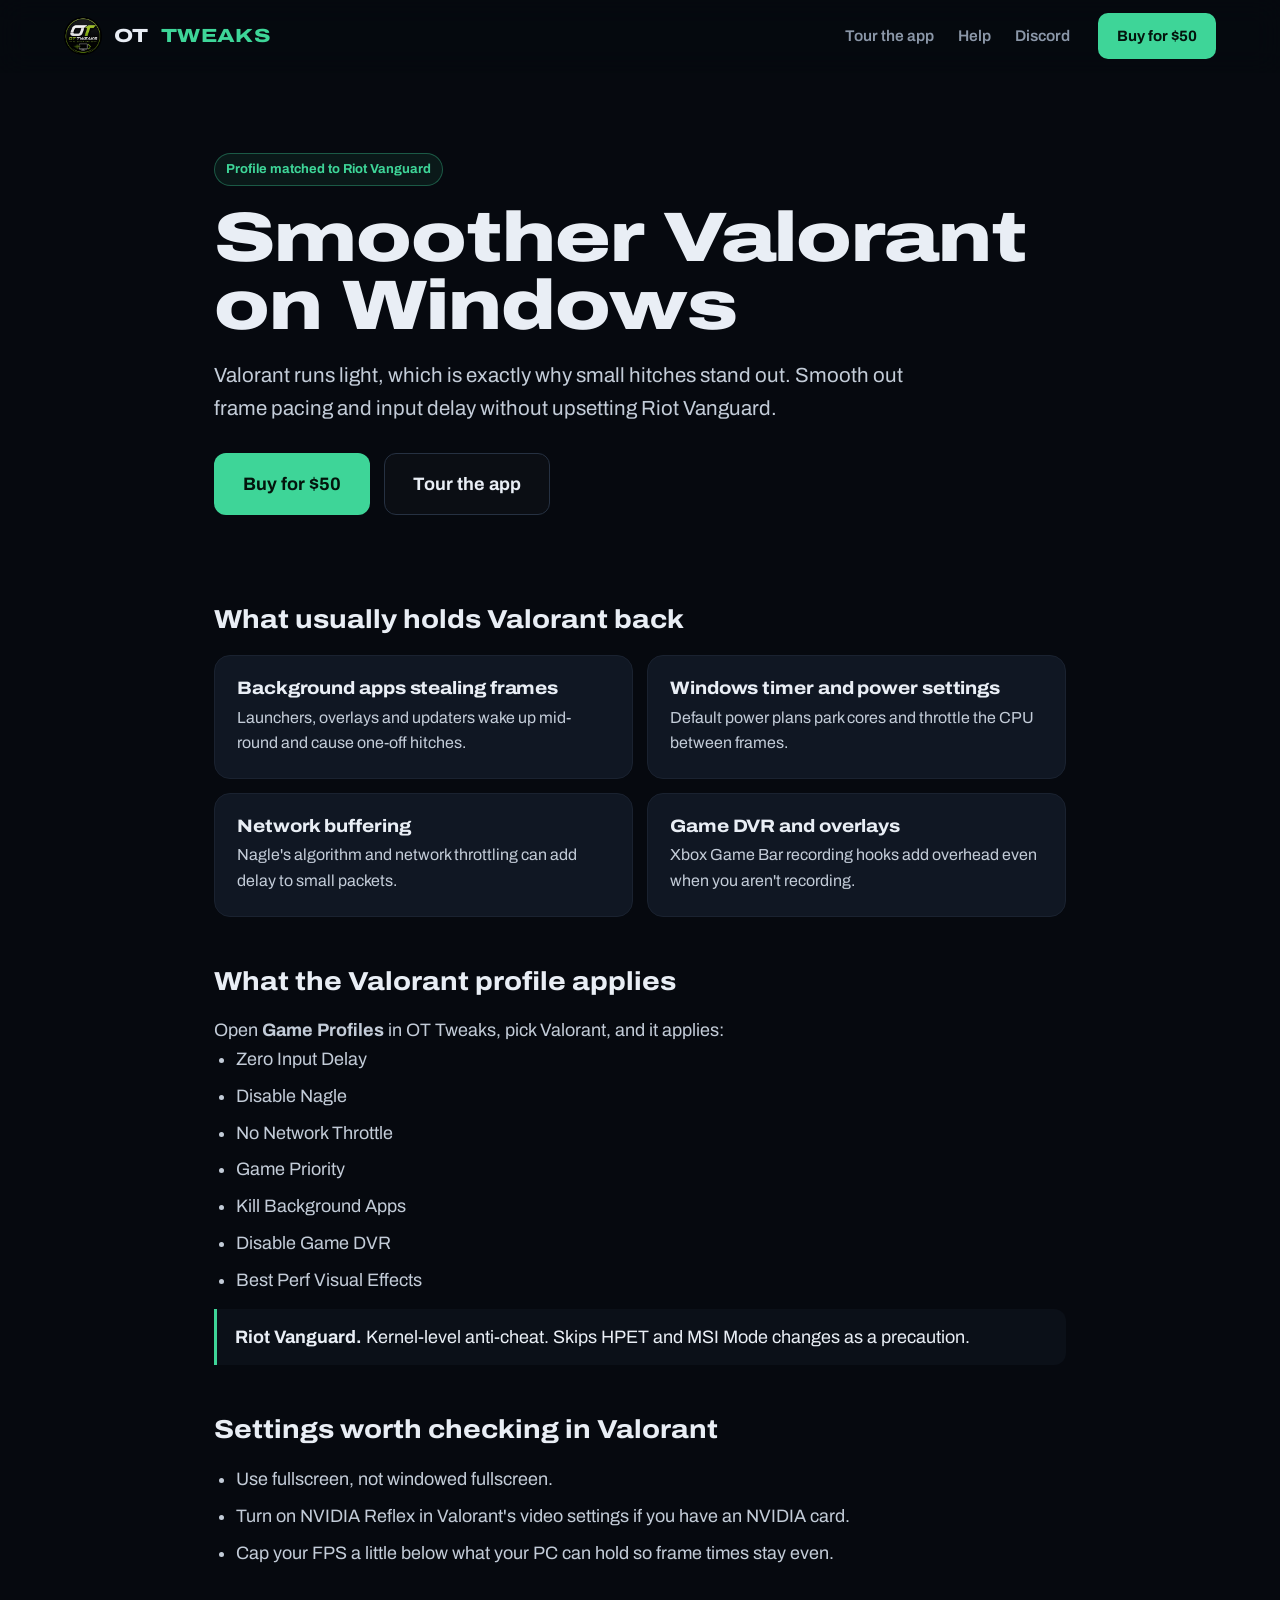
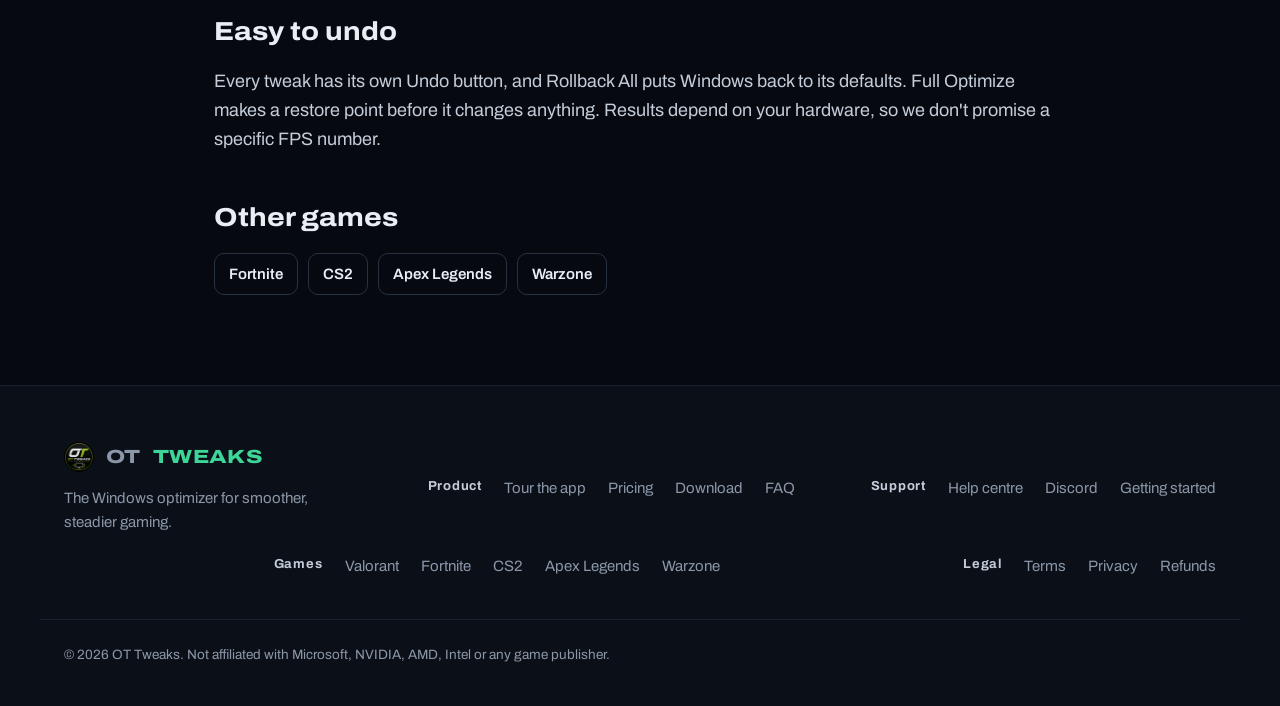
<file: games/valorant.html>
<!DOCTYPE html>
<html lang="en">
<head>
<meta charset="utf-8">
<meta name="viewport" content="width=device-width,initial-scale=1">
<title>Valorant FPS boost and lower input delay - OT Tweaks</title>
<meta name="description" content="Smoother Valorant on Windows: steadier FPS, lower input delay and ping. OT Tweaks applies a Valorant profile matched to Riot Vanguard. $50 one-time.">
<link rel="canonical" href="https://ottweaks.com/games/valorant">
<meta property="og:type" content="website">
<meta property="og:title" content="Valorant FPS boost and lower input delay - OT Tweaks">
<meta property="og:description" content="Smoother Valorant on Windows: steadier FPS, lower input delay and ping. OT Tweaks applies a Valorant profile matched to Riot Vanguard. $50 one-time.">
<meta property="og:image" content="https://ottweaks.com/assets/img/trailer-poster.jpg">
<meta property="og:url" content="https://ottweaks.com/games/valorant">
<meta name="theme-color" content="#06090f">
<link rel="icon" type="image/png" href="/assets/img/favicon.png">
<link rel="preload" href="/assets/fonts/archivo-var.woff2" as="font" type="font/woff2" crossorigin>
<link rel="stylesheet" href="/styles.css">
<script src="/config.js"></script>
</head>
<body>
<a class="skip" href="#main">Skip to content</a>
<header class="top" id="top">
  <div class="wrap">
    <a class="brand" href="/" aria-label="OT Tweaks home"><img src="/assets/img/logo.webp" alt="" width="38" height="38">OT <b>TWEAKS</b></a>
    <nav class="nav" id="nav" aria-label="Main">
      <a href="/#tour">Tour the app</a>
      <a href="/help">Help</a>
      <a data-discord href="https://discord.gg/aAbXUvwhPy" target="_blank" rel="noopener">Discord</a>
      <a class="btn btn-buy" data-buy href="/#pricing">Buy for $50</a>
    </nav>
    <a class="btn btn-buy btn-sm" data-buy href="/#pricing">Buy for $50</a>
    <button class="menu-btn" id="menuBtn" aria-label="Open menu" aria-expanded="false" aria-controls="nav"><svg viewBox="0 0 24 24" fill="none" stroke="currentColor" stroke-width="2" stroke-linecap="round"><path d="M4 7h16M4 12h16M4 17h16"/></svg></button>
  </div>
</header>
<main id="main">
<section class="game-hero"><div class="wrap" style="max-width:900px">
  <span class="tag green">Profile matched to Riot Vanguard</span>
  <h1 class="display">Smoother Valorant on Windows</h1>
  <p class="lead">Valorant runs light, which is exactly why small hitches stand out. Smooth out frame pacing and input delay without upsetting Riot Vanguard.</p>
  <div class="hero-ctas" style="margin-top:28px"><a class="btn btn-buy btn-lg" data-buy href="/#pricing">Buy for $50</a><a class="btn btn-ghost btn-lg" href="/#tour">Tour the app</a></div>
</div></section>
<section class="game-body"><div class="wrap">
  <h2>What usually holds Valorant back</h2>
  <div class="causes"><div class="card"><h3>Background apps stealing frames</h3><p>Launchers, overlays and updaters wake up mid-round and cause one-off hitches.</p></div><div class="card"><h3>Windows timer and power settings</h3><p>Default power plans park cores and throttle the CPU between frames.</p></div><div class="card"><h3>Network buffering</h3><p>Nagle&#x27;s algorithm and network throttling can add delay to small packets.</p></div><div class="card"><h3>Game DVR and overlays</h3><p>Xbox Game Bar recording hooks add overhead even when you aren&#x27;t recording.</p></div></div>
  <h2>What the Valorant profile applies</h2>
  <p>Open <b>Game Profiles</b> in OT Tweaks, pick Valorant, and it applies:</p>
  <ul><li>Zero Input Delay</li><li>Disable Nagle</li><li>No Network Throttle</li><li>Game Priority</li><li>Kill Background Apps</li><li>Disable Game DVR</li><li>Best Perf Visual Effects</li></ul>
  <div class="ac-note"><b>Riot Vanguard.</b> Kernel-level anti-cheat. Skips HPET and MSI Mode changes as a precaution.</div>
  <h2>Settings worth checking in Valorant</h2>
  <ul><li>Use fullscreen, not windowed fullscreen.</li><li>Turn on NVIDIA Reflex in Valorant&#x27;s video settings if you have an NVIDIA card.</li><li>Cap your FPS a little below what your PC can hold so frame times stay even.</li></ul>
  <h2>Easy to undo</h2>
  <p>Every tweak has its own Undo button, and Rollback All puts Windows back to its defaults. Full Optimize makes a restore point before it changes anything. Results depend on your hardware, so we don't promise a specific FPS number.</p>
  <h2>Other games</h2>
  <div class="game-links"><a href="/games/fortnite">Fortnite</a><a href="/games/cs2">CS2</a><a href="/games/apex-legends">Apex Legends</a><a href="/games/warzone">Warzone</a></div>
</div></section>
</main>
<footer>
  <div class="wrap foot-grid">
    <div class="foot-brand">
      <a class="brand" href="/"><img src="/assets/img/logo.webp" alt="" width="30" height="30" style="width:30px;height:30px">OT <b>TWEAKS</b></a>
      <p class="muted">The Windows optimizer for smoother, steadier gaming.</p>
    </div>
    <nav aria-label="Product"><h5>Product</h5><a href="/#tour">Tour the app</a><a href="/#pricing">Pricing</a><a href="/download">Download</a><a href="/#faq">FAQ</a></nav>
    <nav aria-label="Support"><h5>Support</h5><a href="/help">Help centre</a><a data-discord href="https://discord.gg/aAbXUvwhPy" target="_blank" rel="noopener">Discord</a><a href="/thanks">Getting started</a></nav>
    <nav aria-label="Games"><h5>Games</h5><a href="/games/valorant">Valorant</a><a href="/games/fortnite">Fortnite</a><a href="/games/cs2">CS2</a><a href="/games/apex-legends">Apex Legends</a><a href="/games/warzone">Warzone</a></nav>
    <nav aria-label="Legal"><h5>Legal</h5><a href="/terms.html">Terms</a><a href="/privacy.html">Privacy</a><a href="/refund.html">Refunds</a></nav>
  </div>
  <div class="wrap foot-base"><span>&copy; <span id="year">2026</span> OT Tweaks. Not affiliated with Microsoft, NVIDIA, AMD, Intel or any game publisher.</span></div>
</footer>
<script src="/main.js"></script>
</body>
</html>
</file>
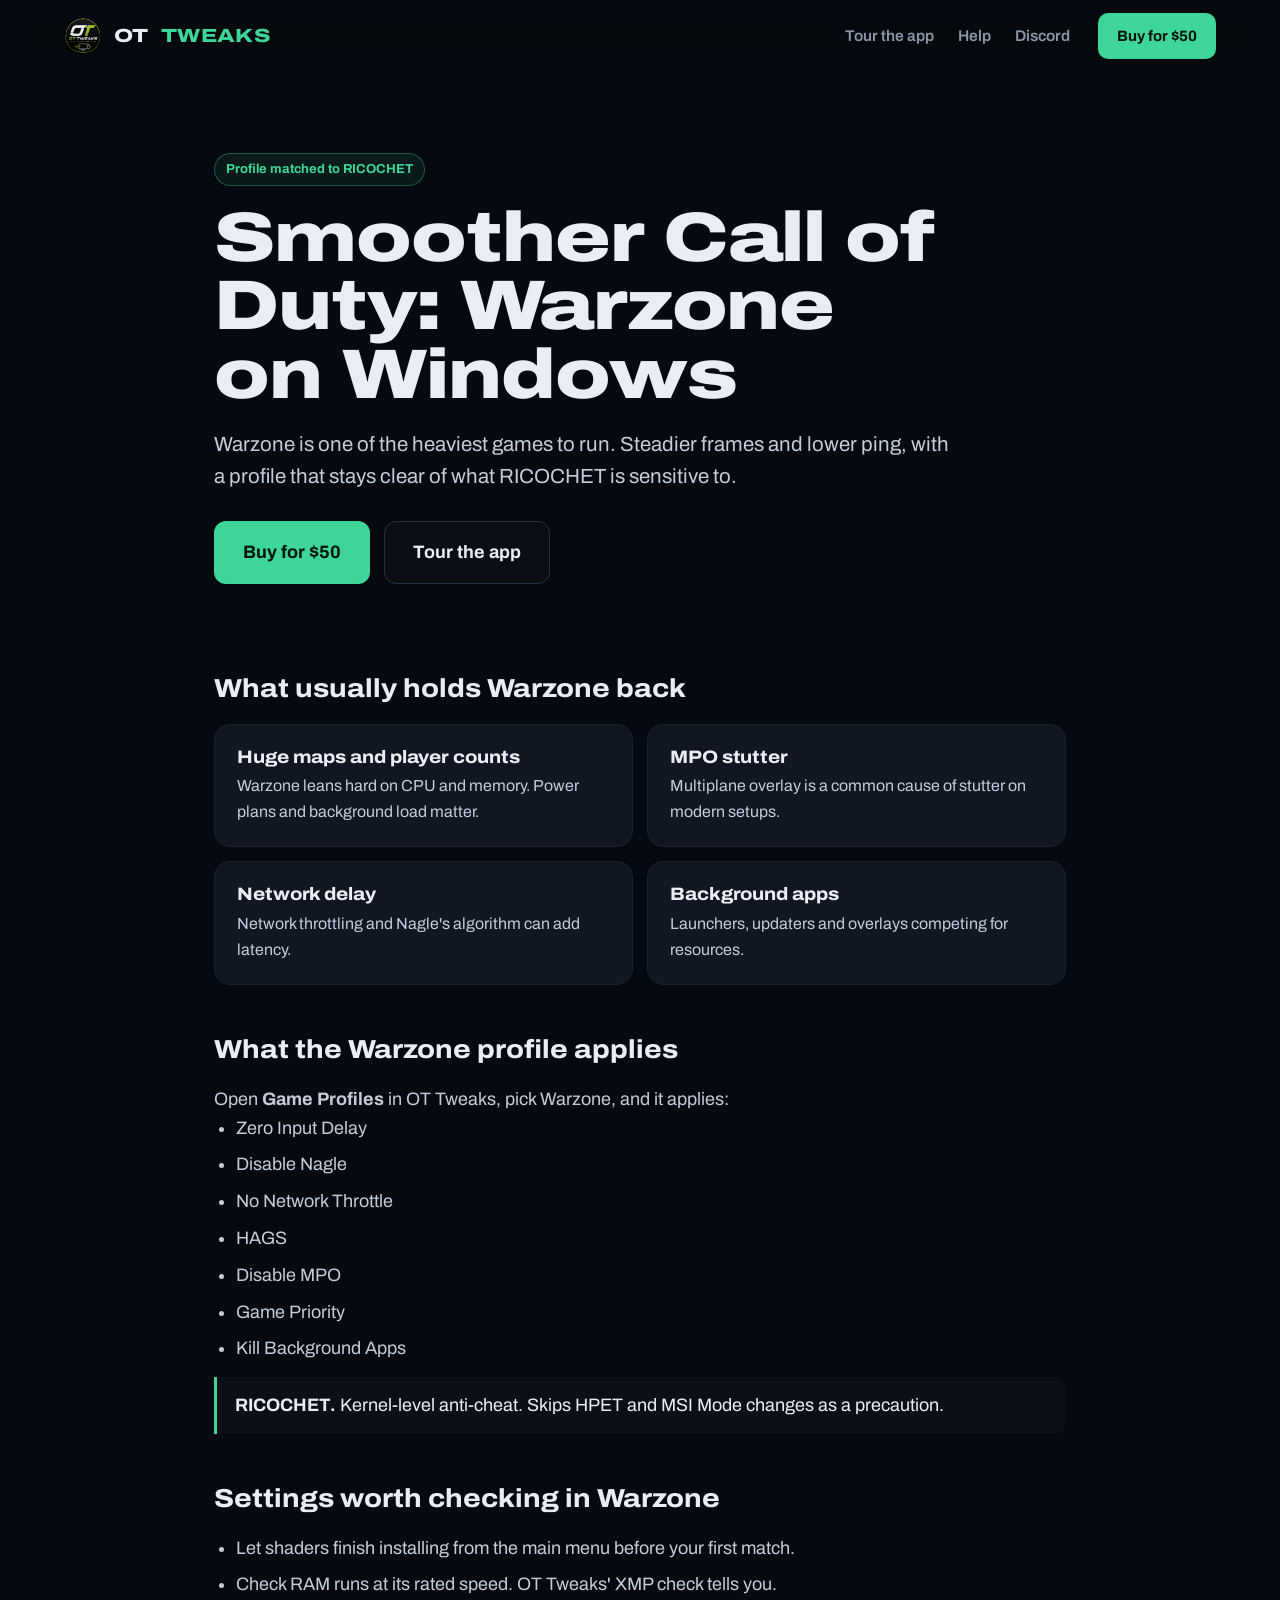
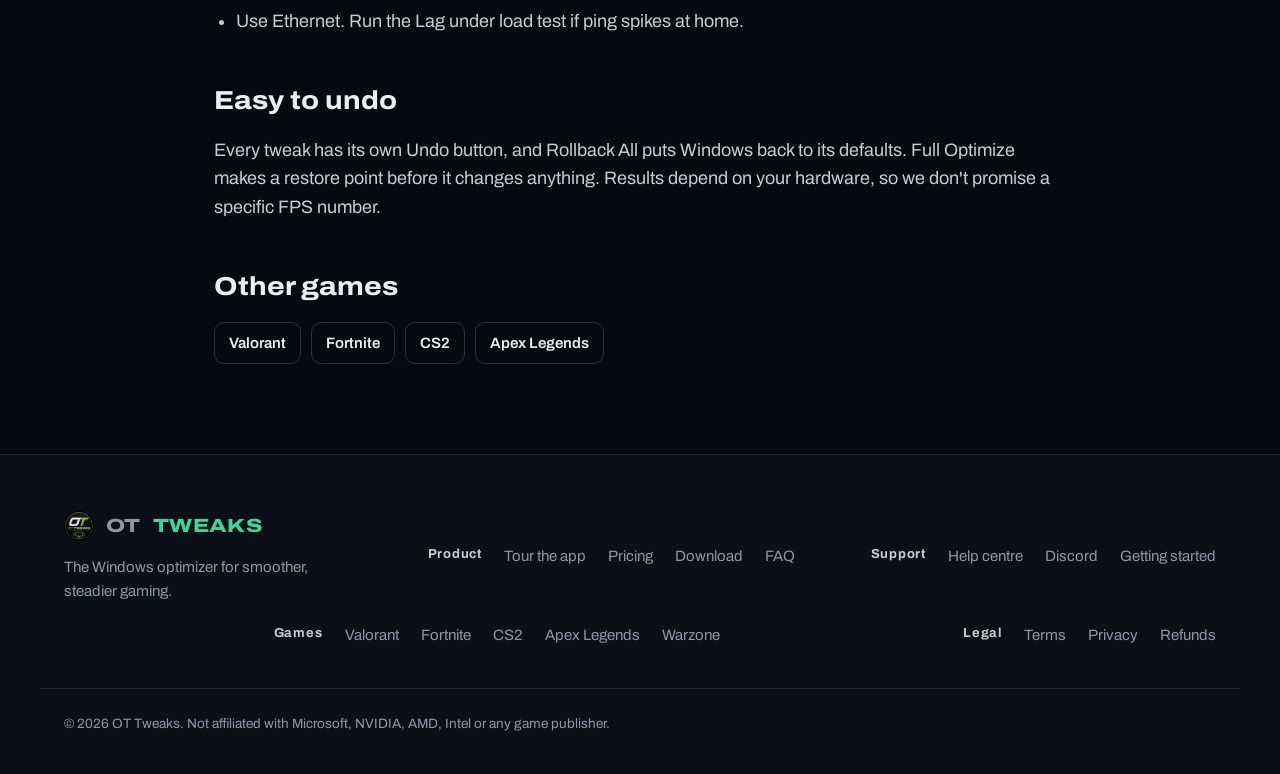
<file: games/warzone.html>
<!DOCTYPE html>
<html lang="en">
<head>
<meta charset="utf-8">
<meta name="viewport" content="width=device-width,initial-scale=1">
<title>Call of Duty: Warzone FPS boost and lower input delay - OT Tweaks</title>
<meta name="description" content="Smoother Call of Duty: Warzone on Windows: steadier FPS, lower input delay and ping. OT Tweaks applies a Warzone profile matched to RICOCHET. $50 one-time.">
<link rel="canonical" href="https://ottweaks.com/games/warzone">
<meta property="og:type" content="website">
<meta property="og:title" content="Call of Duty: Warzone FPS boost and lower input delay - OT Tweaks">
<meta property="og:description" content="Smoother Call of Duty: Warzone on Windows: steadier FPS, lower input delay and ping. OT Tweaks applies a Warzone profile matched to RICOCHET. $50 one-time.">
<meta property="og:image" content="https://ottweaks.com/assets/img/trailer-poster.jpg">
<meta property="og:url" content="https://ottweaks.com/games/warzone">
<meta name="theme-color" content="#06090f">
<link rel="icon" type="image/png" href="/assets/img/favicon.png">
<link rel="preload" href="/assets/fonts/archivo-var.woff2" as="font" type="font/woff2" crossorigin>
<link rel="stylesheet" href="/styles.css">
<script src="/config.js"></script>
</head>
<body>
<a class="skip" href="#main">Skip to content</a>
<header class="top" id="top">
  <div class="wrap">
    <a class="brand" href="/" aria-label="OT Tweaks home"><img src="/assets/img/logo.webp" alt="" width="38" height="38">OT <b>TWEAKS</b></a>
    <nav class="nav" id="nav" aria-label="Main">
      <a href="/#tour">Tour the app</a>
      <a href="/help">Help</a>
      <a data-discord href="https://discord.gg/aAbXUvwhPy" target="_blank" rel="noopener">Discord</a>
      <a class="btn btn-buy" data-buy href="/#pricing">Buy for $50</a>
    </nav>
    <a class="btn btn-buy btn-sm" data-buy href="/#pricing">Buy for $50</a>
    <button class="menu-btn" id="menuBtn" aria-label="Open menu" aria-expanded="false" aria-controls="nav"><svg viewBox="0 0 24 24" fill="none" stroke="currentColor" stroke-width="2" stroke-linecap="round"><path d="M4 7h16M4 12h16M4 17h16"/></svg></button>
  </div>
</header>
<main id="main">
<section class="game-hero"><div class="wrap" style="max-width:900px">
  <span class="tag green">Profile matched to RICOCHET</span>
  <h1 class="display">Smoother Call of Duty: Warzone on Windows</h1>
  <p class="lead">Warzone is one of the heaviest games to run. Steadier frames and lower ping, with a profile that stays clear of what RICOCHET is sensitive to.</p>
  <div class="hero-ctas" style="margin-top:28px"><a class="btn btn-buy btn-lg" data-buy href="/#pricing">Buy for $50</a><a class="btn btn-ghost btn-lg" href="/#tour">Tour the app</a></div>
</div></section>
<section class="game-body"><div class="wrap">
  <h2>What usually holds Warzone back</h2>
  <div class="causes"><div class="card"><h3>Huge maps and player counts</h3><p>Warzone leans hard on CPU and memory. Power plans and background load matter.</p></div><div class="card"><h3>MPO stutter</h3><p>Multiplane overlay is a common cause of stutter on modern setups.</p></div><div class="card"><h3>Network delay</h3><p>Network throttling and Nagle&#x27;s algorithm can add latency.</p></div><div class="card"><h3>Background apps</h3><p>Launchers, updaters and overlays competing for resources.</p></div></div>
  <h2>What the Warzone profile applies</h2>
  <p>Open <b>Game Profiles</b> in OT Tweaks, pick Warzone, and it applies:</p>
  <ul><li>Zero Input Delay</li><li>Disable Nagle</li><li>No Network Throttle</li><li>HAGS</li><li>Disable MPO</li><li>Game Priority</li><li>Kill Background Apps</li></ul>
  <div class="ac-note"><b>RICOCHET.</b> Kernel-level anti-cheat. Skips HPET and MSI Mode changes as a precaution.</div>
  <h2>Settings worth checking in Warzone</h2>
  <ul><li>Let shaders finish installing from the main menu before your first match.</li><li>Check RAM runs at its rated speed. OT Tweaks&#x27; XMP check tells you.</li><li>Use Ethernet. Run the Lag under load test if ping spikes at home.</li></ul>
  <h2>Easy to undo</h2>
  <p>Every tweak has its own Undo button, and Rollback All puts Windows back to its defaults. Full Optimize makes a restore point before it changes anything. Results depend on your hardware, so we don't promise a specific FPS number.</p>
  <h2>Other games</h2>
  <div class="game-links"><a href="/games/valorant">Valorant</a><a href="/games/fortnite">Fortnite</a><a href="/games/cs2">CS2</a><a href="/games/apex-legends">Apex Legends</a></div>
</div></section>
</main>
<footer>
  <div class="wrap foot-grid">
    <div class="foot-brand">
      <a class="brand" href="/"><img src="/assets/img/logo.webp" alt="" width="30" height="30" style="width:30px;height:30px">OT <b>TWEAKS</b></a>
      <p class="muted">The Windows optimizer for smoother, steadier gaming.</p>
    </div>
    <nav aria-label="Product"><h5>Product</h5><a href="/#tour">Tour the app</a><a href="/#pricing">Pricing</a><a href="/download">Download</a><a href="/#faq">FAQ</a></nav>
    <nav aria-label="Support"><h5>Support</h5><a href="/help">Help centre</a><a data-discord href="https://discord.gg/aAbXUvwhPy" target="_blank" rel="noopener">Discord</a><a href="/thanks">Getting started</a></nav>
    <nav aria-label="Games"><h5>Games</h5><a href="/games/valorant">Valorant</a><a href="/games/fortnite">Fortnite</a><a href="/games/cs2">CS2</a><a href="/games/apex-legends">Apex Legends</a><a href="/games/warzone">Warzone</a></nav>
    <nav aria-label="Legal"><h5>Legal</h5><a href="/terms.html">Terms</a><a href="/privacy.html">Privacy</a><a href="/refund.html">Refunds</a></nav>
  </div>
  <div class="wrap foot-base"><span>&copy; <span id="year">2026</span> OT Tweaks. Not affiliated with Microsoft, NVIDIA, AMD, Intel or any game publisher.</span></div>
</footer>
<script src="/main.js"></script>
</body>
</html>
</file>
<file: styles.css>
/* OT Tweaks website */
@font-face{font-family:'Archivo';src:url('/assets/fonts/archivo-var.woff2') format('woff2-variations'),url('/assets/fonts/archivo-var.woff2') format('woff2');font-weight:100 900;font-stretch:62% 125%;font-style:normal;font-display:swap}
:root{
  --ink:#06090f;        /* page */
  --panel:#0b1018;      /* bands */
  --panel-2:#101723;    /* raised surfaces */
  --line:#1a2230;       /* hairlines */
  --line-2:#263142;
  --text:#e9eef5;
  --soft:#c3ccd8;
  --muted:#8b97a8;
  --green:#3ed598;      /* brand / fixed */
  --green-deep:#1f9e6c;
  --blue:#4f9cff;
  --red:#f0506e;        /* stutter */
  --violet:#9b7cf0;     /* AI */
  --w-max:1200px;
  --display:'Archivo',system-ui,sans-serif;
  --body:'Archivo',system-ui,sans-serif;
  --r:16px;
}
*{box-sizing:border-box;margin:0;padding:0}
html{scroll-behavior:smooth;-webkit-text-size-adjust:100%;scroll-padding-top:80px}
body{background:var(--ink);color:var(--text);font-family:var(--body);font-size:18px;line-height:1.6;font-variation-settings:'wdth' 100;-webkit-font-smoothing:antialiased;overflow-x:hidden}
img,video{display:block;max-width:100%;height:auto}
a{color:inherit}
:focus-visible{outline:2px solid var(--green);outline-offset:3px;border-radius:6px}
.wrap{max-width:var(--w-max);margin:0 auto;padding:0 24px}
.skip{position:absolute;left:-9999px}.skip:focus{left:16px;top:12px;z-index:100;background:var(--green);color:#04120b;padding:8px 14px;border-radius:8px}
.small{font-size:14px}
.center{text-align:center;margin-left:auto;margin-right:auto}

/* type */
.display{font-family:var(--display);font-variation-settings:'wdth' 125;font-weight:850;letter-spacing:-.015em;line-height:.98;text-wrap:balance}
h2.display{font-size:clamp(34px,4.6vw,60px)}
h3{font-family:var(--display);font-variation-settings:'wdth' 112;font-weight:750;font-size:26px;line-height:1.15;letter-spacing:-.005em}
h4{font-family:var(--display);font-variation-settings:'wdth' 108;font-weight:750;font-size:19px;line-height:1.25}
.lead{font-size:clamp(18px,1.6vw,21px);color:var(--soft);max-width:62ch}
.center .lead,.lead.center{margin-left:auto;margin-right:auto}
.muted{color:var(--muted)}
.tag{display:inline-flex;align-items:center;gap:6px;font-size:13px;font-weight:700;padding:5px 11px;border-radius:999px;border:1px solid}
.tag[style]{color:var(--c);border-color:color-mix(in srgb,var(--c) 38%,transparent);background:color-mix(in srgb,var(--c) 9%,transparent)}
.tag.green{color:var(--green);border-color:rgba(62,213,152,.35);background:rgba(62,213,152,.08)}
.tag.red{color:var(--red);border-color:rgba(240,80,110,.35);background:rgba(240,80,110,.08)}

/* buttons */
.btn{display:inline-flex;align-items:center;justify-content:center;gap:10px;font:inherit;font-weight:700;font-size:17px;padding:14px 24px;border-radius:12px;border:1px solid transparent;text-decoration:none;cursor:pointer;transition:background .15s,border-color .15s,transform .15s,box-shadow .2s;white-space:nowrap}
.btn-lg{font-size:18px;padding:16px 28px}
.btn-sm{font-size:15px;padding:10px 18px;border-radius:10px}
.btn-block{width:100%}
.btn-buy{background:var(--green);color:#03140c;box-shadow:0 0 0 0 rgba(62,213,152,0)}
.btn-buy:hover{background:#5fe3ad;box-shadow:0 8px 30px -8px rgba(62,213,152,.55)}
.btn-buy:active{transform:translateY(1px)}
.btn-buy svg{transition:transform .2s}
.btn-buy:hover svg{transform:translateX(3px)}
.btn-ghost{background:rgba(255,255,255,.02);border-color:var(--line-2);color:var(--text)}
.btn-ghost:hover{border-color:#44536a;background:rgba(255,255,255,.05)}
.btn svg{width:20px;height:20px;flex-shrink:0}
.btn:disabled{opacity:.6;cursor:default}

/* header */
.top{position:sticky;top:0;z-index:50;background:rgba(6,9,15,.78);backdrop-filter:saturate(140%) blur(14px);-webkit-backdrop-filter:saturate(140%) blur(14px);border-bottom:1px solid transparent;transition:border-color .2s}
.top.scrolled{border-bottom-color:var(--line)}
.top .wrap{display:flex;align-items:center;gap:28px;height:72px}
.progress{position:absolute;left:0;bottom:-1px;height:2px;width:0;background:linear-gradient(90deg,var(--green),var(--blue));transition:width .1s linear}
.brand{display:flex;align-items:center;gap:12px;text-decoration:none;font-family:var(--display);font-variation-settings:'wdth' 125;font-weight:800;font-size:19px;letter-spacing:.02em}
.brand img{width:38px;height:38px;border-radius:50%}
.brand b{color:var(--green);font-weight:800}
.nav{display:flex;gap:24px;margin-left:auto}
.nav a:not(.btn){position:relative;text-decoration:none;color:var(--muted);font-size:15.5px;font-weight:600;transition:color .15s}
.nav a:not(.btn):hover,.nav a.active{color:var(--text)}
.nav a.active::after{content:'';position:absolute;left:0;right:0;bottom:-8px;height:2px;border-radius:2px;background:var(--green)}
.nav .btn{display:none}
.menu-btn{display:none;margin-left:auto;background:none;border:1px solid var(--line-2);border-radius:10px;color:var(--text);width:44px;height:40px;cursor:pointer}
.menu-btn svg{width:22px;height:22px}

/* hero */
.hero{position:relative;padding:64px 0 30px;overflow:hidden}
.hero-glow{position:absolute;left:50%;top:-120px;width:1400px;height:1100px;transform:translateX(-50%);background:radial-gradient(520px 340px at 50% 62%,rgba(62,213,152,.16),transparent 70%),radial-gradient(420px 260px at 22% 20%,rgba(79,156,255,.09),transparent 70%),radial-gradient(420px 260px at 80% 22%,rgba(155,124,240,.08),transparent 70%);pointer-events:none}
.hero::after{content:'';position:absolute;inset:0;background-image:linear-gradient(rgba(255,255,255,.028) 1px,transparent 1px),linear-gradient(90deg,rgba(255,255,255,.028) 1px,transparent 1px);background-size:56px 56px;mask-image:radial-gradient(900px 560px at 50% 20%,#000,transparent 75%);-webkit-mask-image:radial-gradient(900px 560px at 50% 20%,#000,transparent 75%);pointer-events:none}
.hero .wrap{position:relative;z-index:1}
.hero-intro{text-align:center;max-width:980px}
.pill{display:inline-flex;align-items:center;gap:10px;font-size:14.5px;font-weight:600;color:var(--soft);text-decoration:none;padding:7px 14px 7px 10px;border:1px solid var(--line-2);border-radius:999px;background:rgba(255,255,255,.02);transition:border-color .15s}
.pill:hover{border-color:#3b4a60}
.pill-dot{width:8px;height:8px;border-radius:50%;background:var(--green);box-shadow:0 0 0 4px rgba(62,213,152,.18)}
.hero h1{font-size:clamp(42px,6.2vw,84px);margin:24px auto 0;max-width:13ch}
.hero .lead{margin:26px auto 0;max-width:64ch;font-size:clamp(18px,1.7vw,21px)}
.hero-ctas{display:flex;flex-wrap:wrap;gap:14px;margin-top:34px}
.hero-ctas.center{justify-content:center}
.hero .trailer-frame{margin:52px auto 0;max-width:1080px}
.hero-load{animation:rise .8s cubic-bezier(.2,.7,.2,1) both}

/* what it does */
.what{list-style:none;display:grid;grid-template-columns:repeat(4,1fr);gap:16px;margin-top:56px}
.what li{position:relative;padding:24px 22px;border:1px solid var(--line);border-radius:var(--r);background:linear-gradient(180deg,rgba(255,255,255,.025),rgba(255,255,255,.005))}
.what-ico{display:flex;align-items:center;justify-content:center;width:44px;height:44px;border-radius:12px;color:var(--c);background:color-mix(in srgb,var(--c) 14%,transparent);margin-bottom:16px}
.what-ico svg{width:22px;height:22px}
.what b{display:block;font-family:var(--display);font-variation-settings:'wdth' 110;font-weight:750;font-size:19px;line-height:1.25}
.what li>span:last-child{display:block;margin-top:8px;color:var(--muted);font-size:15.5px;line-height:1.5}

.compat{display:flex;flex-wrap:wrap;align-items:center;justify-content:center;gap:10px 30px;margin-top:48px;padding-top:28px;border-top:1px solid var(--line);font-size:15px}
.compat span{color:var(--muted)}
.compat b{font-family:var(--display);font-variation-settings:'wdth' 118;font-weight:700;color:#7e8a9b;letter-spacing:.01em;transition:color .2s}
.compat b:hover{color:var(--text)}

/* sections */
.sec{padding:110px 0;position:relative}
.sec-head{max-width:780px;margin-bottom:52px}
.sec-head .lead{margin-top:18px}
.band{background:var(--panel);border-top:1px solid var(--line);border-bottom:1px solid var(--line)}

/* spotlight (follows the cursor) */
.spot{position:relative;isolation:isolate}
.spot::before{content:'';position:absolute;inset:0;border-radius:inherit;background:radial-gradient(380px circle at var(--mx,50%) var(--my,50%),rgba(62,213,152,.09),transparent 45%);opacity:0;transition:opacity .25s;pointer-events:none;z-index:-1}
.spot:hover::before{opacity:1}
.card{border:1px solid var(--line);border-radius:var(--r);background:var(--panel-2);padding:22px;transition:border-color .2s,transform .2s}
.card:hover{border-color:var(--line-2);transform:translateY(-2px)}

/* trailer */
.trailer-frame{position:relative;border-radius:20px;overflow:hidden;border:1px solid var(--line-2);background:#000;aspect-ratio:16/9;box-shadow:0 50px 120px -50px rgba(62,213,152,.25)}
.trailer-frame video{width:100%;height:100%;object-fit:cover}
.play{position:absolute;inset:0;display:flex;flex-direction:column;align-items:center;justify-content:center;gap:16px;background:radial-gradient(circle at center,rgba(6,9,15,.15),rgba(6,9,15,.55));border:0;color:#fff;cursor:pointer;font:inherit}
.play-ring{width:92px;height:92px;border-radius:50%;display:flex;align-items:center;justify-content:center;background:var(--green);color:#03140c;box-shadow:0 0 0 0 rgba(62,213,152,.5);animation:pulse 2.2s infinite;transition:transform .2s}
.play-ring svg{width:38px;height:38px;margin-left:5px}
.play:hover .play-ring{transform:scale(1.07)}
.play-txt{font-weight:700;font-size:16px;text-shadow:0 2px 12px rgba(0,0,0,.6)}
@keyframes pulse{70%{box-shadow:0 0 0 22px rgba(62,213,152,0)}100%{box-shadow:0 0 0 0 rgba(62,213,152,0)}}

/* tour */
.ticks{list-style:none;display:grid;gap:10px}
.ticks li{position:relative;padding-left:30px;color:var(--soft);font-size:16.5px}
.ticks li::before{content:'';position:absolute;left:0;top:4px;width:19px;height:19px;border-radius:50%;background:rgba(62,213,152,.14) url("data:image/svg+xml,%3Csvg xmlns='http://www.w3.org/2000/svg' viewBox='0 0 24 24' fill='none' stroke='%233ed598' stroke-width='3.2' stroke-linecap='round' stroke-linejoin='round'%3E%3Cpath d='M20 6 9 17l-5-5'/%3E%3C/svg%3E") center/11px no-repeat}
.show{display:grid;grid-template-columns:1.45fr 1fr;gap:64px;align-items:center;padding:56px 0}
.show+.show{border-top:1px solid var(--line)}
.show.flip{grid-template-columns:1fr 1.45fr}
.show.flip .shot{order:2}
.show-text h3{font-size:clamp(26px,2.6vw,36px);font-variation-settings:'wdth' 118;font-weight:800;margin:16px 0 14px;letter-spacing:-.01em;text-wrap:balance}
.show-text p{color:var(--soft);font-size:17.5px;margin-bottom:22px}
.shot{position:relative;margin:0;border-radius:16px;overflow:hidden;border:1px solid var(--line-2);background:#0a0e15;box-shadow:0 40px 90px -40px rgba(0,0,0,.9),0 0 0 1px rgba(255,255,255,.02) inset;cursor:zoom-in;transition:transform .35s cubic-bezier(.2,.7,.2,1),box-shadow .35s,border-color .35s}
.shot img{width:100%;height:auto}
.shot.term{background:#060a10;aspect-ratio:16/10;display:flex;align-items:center;justify-content:center}
.shot.term img{width:auto;max-width:100%;max-height:100%}
.shot::after{content:'';position:absolute;right:14px;bottom:14px;width:38px;height:38px;border-radius:10px;background:rgba(6,9,15,.8) url("data:image/svg+xml,%3Csvg xmlns='http://www.w3.org/2000/svg' viewBox='0 0 24 24' fill='none' stroke='%23e9eef5' stroke-width='2' stroke-linecap='round'%3E%3Cpath d='M15 3h6v6M9 21H3v-6M21 3l-7 7M3 21l7-7'/%3E%3C/svg%3E") center/17px no-repeat;border:1px solid var(--line-2);opacity:0;transform:translateY(4px);transition:all .2s}
.shot:hover{transform:translateY(-4px);border-color:#34435a;box-shadow:0 50px 100px -40px rgba(0,0,0,.95),0 0 60px -20px rgba(62,213,152,.25)}
.shot:hover::after{opacity:1;transform:none}
.reveal{opacity:0;transform:translateY(28px);transition:opacity .7s ease,transform .7s cubic-bezier(.2,.7,.2,1)}
.reveal.in{opacity:1;transform:none}
.more-title{text-align:center;font-size:clamp(26px,2.6vw,34px);font-variation-settings:'wdth' 118;font-weight:800;margin:72px 0 28px}
.gallery{display:grid;grid-template-columns:repeat(3,1fr);gap:20px}
.g-item{margin:0;border:1px solid var(--line);border-radius:var(--r);background:var(--panel-2);overflow:hidden;cursor:zoom-in;transition:transform .3s cubic-bezier(.2,.7,.2,1),border-color .3s}
.g-item:hover{transform:translateY(-4px);border-color:var(--line-2)}
.g-img{overflow:hidden;border-bottom:1px solid var(--line)}
.g-img img{width:100%;aspect-ratio:16/10;object-fit:cover;object-position:top left;transition:transform .5s cubic-bezier(.2,.7,.2,1)}
.g-item:hover .g-img img{transform:scale(1.04)}
.g-item figcaption{padding:20px 22px 24px}
.g-item b{display:block;font-family:var(--display);font-variation-settings:'wdth' 110;font-size:19px;font-weight:750}
.g-item span{display:block;margin-top:8px;color:var(--muted);font-size:15.5px}

/* lightbox */
.lightbox{border:0;padding:0;background:transparent;max-width:none;max-height:none;width:100vw;height:100vh;margin:0;color:var(--text)}
.lightbox::backdrop{background:rgba(3,5,9,.88);backdrop-filter:blur(6px)}
.lightbox[open]{display:flex;align-items:center;justify-content:center;animation:fade .2s ease}
.lightbox figure{margin:0;max-width:min(1400px,92vw);display:flex;flex-direction:column;gap:14px}
.lightbox img{max-height:80vh;width:auto;max-width:100%;margin:0 auto;border-radius:12px;border:1px solid var(--line-2);box-shadow:0 40px 120px rgba(0,0,0,.7)}
.lightbox figcaption{text-align:center;color:var(--soft);font-size:16px;max-width:70ch;margin:0 auto}
.lightbox figcaption b{color:var(--text)}
.lb-close,.lb-nav{position:fixed;display:flex;align-items:center;justify-content:center;width:48px;height:48px;border-radius:50%;border:1px solid var(--line-2);background:rgba(16,23,35,.9);color:var(--text);cursor:pointer;transition:background .15s}
.lb-close:hover,.lb-nav:hover{background:#1a2333}
.lb-close svg,.lb-nav svg{width:22px;height:22px}
.lb-close{top:20px;right:20px}
.lb-nav{top:50%;transform:translateY(-50%)}
.lb-nav.prev{left:20px}.lb-nav.next{right:20px}
@keyframes fade{from{opacity:0}}
@keyframes rise{from{opacity:0;transform:translateY(18px)}}

/* steps */
.steps{list-style:none;display:grid;grid-template-columns:repeat(3,1fr);gap:22px;position:relative}
.steps::before{content:'';position:absolute;top:27px;left:12%;right:12%;height:2px;background:linear-gradient(90deg,var(--line-2),var(--green),var(--line-2));opacity:.6}
.steps li{position:relative;text-align:center;padding:0 10px}
.step-n{position:relative;display:inline-flex;align-items:center;justify-content:center;width:56px;height:56px;border-radius:50%;background:var(--ink);border:2px solid var(--green);color:var(--green);font-family:var(--display);font-variation-settings:'wdth' 125;font-weight:850;font-size:22px;margin-bottom:18px;transition:transform .2s,background .2s,color .2s}
.steps li:hover .step-n{transform:scale(1.08);background:var(--green);color:#03140c}
.steps p{color:var(--soft);margin-top:10px;font-size:17px}

/* support */
.support-grid{display:grid;grid-template-columns:1.05fr .95fr;gap:56px;align-items:center}
.support-grid h2{font-size:clamp(32px,3.7vw,50px)}
.support-grid .lead{margin-top:20px}
.cards{display:grid;grid-template-columns:1fr 1fr;gap:12px;margin-top:30px}
.cards p{color:var(--muted);font-size:15.5px;margin-top:6px}
.chat{border:1px solid var(--line-2);border-radius:18px;background:#313338;color:#dbdee1;font-size:15px;overflow:hidden;box-shadow:0 40px 100px -40px rgba(0,0,0,.8)}
.chat-head{display:flex;align-items:center;gap:8px;padding:12px 16px;border-bottom:1px solid #26282c;font-weight:700;color:#f2f3f5}
.hash{color:#80848e;font-size:20px;font-weight:500}
.chat-badge{margin-left:auto;font-size:11.5px;font-weight:700;color:#b5bac1;background:#2b2d31;padding:3px 8px;border-radius:6px}
.msg{display:flex;gap:14px;padding:12px 16px}
.msg b{color:#f2f3f5;font-weight:700;font-size:15px}
.msg p{color:#dbdee1;font-size:15px;line-height:1.45;margin-top:2px}
.av{flex-shrink:0;width:38px;height:38px;border-radius:50%;display:flex;align-items:center;justify-content:center;font-weight:800;color:#fff;overflow:hidden}
.av.user{background:#5865f2}.av.staff{background:#1f9e6c}.av.bot{background:#0b1018}
.av img{width:38px;height:38px}
.botflag{font-size:10px;background:#5865f2;color:#fff;padding:1px 5px;border-radius:4px;vertical-align:2px;margin-left:4px}
.staffflag{font-size:11px;color:var(--green);margin-left:4px}
.embed{margin-top:6px;border-left:4px solid var(--violet);background:#2b2d31;border-radius:4px;padding:10px 12px;max-width:440px}
.embed p{white-space:pre-line;min-height:6.2em}
.embed small{display:block;margin-top:8px;font-size:12px;color:#949ba4}
.typed.cursor::after{content:'▍';color:var(--violet);animation:blink 1s infinite}
.msg.late{opacity:0;transform:translateY(8px);transition:all .4s}
.msg.late.show{opacity:1;transform:none}

/* safety */
.safety{display:grid;grid-template-columns:.9fr 1.1fr;gap:56px;align-items:start}
.safety .lead{margin-top:20px}
.checks{list-style:none;display:grid;grid-template-columns:1fr 1fr;gap:12px}
.checks b{display:block;font-size:17px;padding-left:30px;position:relative}
.checks b::before{content:'';position:absolute;left:0;top:3px;width:20px;height:20px;border-radius:50%;background:rgba(62,213,152,.14) url("data:image/svg+xml,%3Csvg xmlns='http://www.w3.org/2000/svg' viewBox='0 0 24 24' fill='none' stroke='%233ed598' stroke-width='3.2' stroke-linecap='round' stroke-linejoin='round'%3E%3Cpath d='M20 6 9 17l-5-5'/%3E%3C/svg%3E") center/11px no-repeat}
.checks span{display:block;color:var(--muted);font-size:15.5px;margin-top:6px}

/* pricing */
.price{display:grid;grid-template-columns:.85fr 1.15fr;border:1px solid var(--line-2);border-radius:24px;background:linear-gradient(160deg,rgba(62,213,152,.07),transparent 40%),var(--panel-2);overflow:hidden;box-shadow:0 60px 140px -60px rgba(62,213,152,.35)}
.price-l{padding:44px;border-right:1px solid var(--line)}
.price-l h2{font-size:clamp(32px,3.6vw,46px);margin-top:16px}
.price-amt{font-family:var(--display);font-variation-settings:'wdth' 125;font-weight:850;font-size:96px;line-height:1;margin:18px 0 10px;display:flex;align-items:flex-start}
.price-amt sup{font-size:40px;margin-top:12px;margin-right:2px;color:var(--soft)}
.price-amt small{font-size:17px;font-weight:600;color:var(--muted);align-self:flex-end;margin:0 0 12px 12px;font-variation-settings:'wdth' 100}
.price-l .btn{margin-top:26px}
.fine{display:flex;align-items:center;justify-content:center;gap:8px;margin-top:14px;font-size:14px;color:var(--muted);text-align:center}
.fine svg{width:16px;height:16px;flex-shrink:0}
.price-r{padding:44px}
.price-r h3{font-size:22px;margin-bottom:20px}

/* faq */
.faq-grid{display:grid;grid-template-columns:.8fr 1.2fr;gap:56px;align-items:start}
.faq-grid .sec-head{position:sticky;top:110px;margin:0}
.faq details{border-bottom:1px solid var(--line)}
.faq details:first-child{border-top:1px solid var(--line)}
.faq summary{list-style:none;cursor:pointer;display:flex;justify-content:space-between;align-items:center;gap:20px;padding:22px 2px;font-weight:700;font-size:19px;transition:color .15s}
.faq summary::-webkit-details-marker{display:none}
.faq summary:hover{color:var(--green)}
.faq summary::after{content:'';flex-shrink:0;width:28px;height:28px;border-radius:50%;border:1px solid var(--line-2);background:url("data:image/svg+xml,%3Csvg xmlns='http://www.w3.org/2000/svg' viewBox='0 0 24 24' fill='none' stroke='%23e9eef5' stroke-width='2' stroke-linecap='round'%3E%3Cpath d='M12 6v12M6 12h12'/%3E%3C/svg%3E") center/14px no-repeat;transition:transform .25s}
.faq details[open] summary::after{transform:rotate(45deg);border-color:var(--green)}
.faq details>div{overflow:hidden}
.faq p{color:var(--soft);padding:0 2px 24px;max-width:66ch}
.faq a{color:var(--green)}

/* final */
.final{position:relative;padding:130px 0;text-align:center;overflow:hidden;border-top:1px solid var(--line)}
.final-glow{position:absolute;inset:0;background:radial-gradient(700px 300px at 50% 100%,rgba(62,213,152,.16),transparent 70%);pointer-events:none}
.final .wrap{position:relative}
.final h2{font-size:clamp(38px,6vw,78px);max-width:16ch;margin:0 auto}
.final .lead{margin:20px auto 0}

/* footer */
footer{border-top:1px solid var(--line);padding:56px 0 40px;color:var(--muted);font-size:15px;background:var(--panel)}
.foot-grid{display:grid;grid-template-columns:1.6fr repeat(4,1fr);gap:32px}
.foot-brand p{margin-top:14px;max-width:32ch}
footer nav{display:flex;flex-direction:column;gap:10px}
footer h5{font-size:13px;letter-spacing:.06em;color:var(--soft);font-weight:700;margin-bottom:4px}
footer a{text-decoration:none;transition:color .15s}
footer a:hover{color:var(--text)}
.foot-base{margin-top:40px;padding-top:24px;border-top:1px solid var(--line);font-size:13.5px}

/* simple pages (thanks / download / legal / 404) */
body:not(.home) footer .wrap{display:flex;flex-wrap:wrap;gap:20px 34px;align-items:center}
body:not(.home) footer nav{flex-direction:row;flex-wrap:wrap;gap:22px;margin-left:auto}
.page{padding:70px 0 100px}
.page .wrap{max-width:820px}
.page h1{font-size:clamp(38px,6vw,64px)}
.page h2{font-size:24px;margin:40px 0 10px;font-family:var(--display);font-variation-settings:'wdth' 112;font-weight:750}
.page p,.page li{color:var(--soft);font-size:17px}
.page p+p{margin-top:12px}
.page ul{margin:10px 0 0 22px;display:grid;gap:6px}
.page .updated{margin-top:12px;color:var(--muted);font-size:15px}
.todo{display:grid;gap:16px;margin-top:40px;list-style:none;counter-reset:t}
.todo li{counter-increment:t;display:grid;grid-template-columns:52px 1fr;gap:18px;padding:24px;border:1px solid var(--line);border-radius:14px;background:var(--panel)}
.todo li::before{content:counter(t);width:42px;height:42px;border-radius:50%;background:rgba(62,213,152,.12);color:var(--green);display:flex;align-items:center;justify-content:center;font-weight:800;font-size:20px}
.todo b{display:block;font-size:19px;color:var(--text);margin-bottom:4px}
.todo .btn{margin-top:14px;padding:11px 18px;font-size:15px}
.todo .dl-meta{display:inline-block;margin:14px 0 0 14px;font-size:14px}

/* responsive */
@media (max-width:1080px){
  .what{grid-template-columns:1fr 1fr}
  .show{grid-template-columns:1fr;gap:28px;padding:44px 0}
  .show.flip{grid-template-columns:1fr}
  .show.flip .shot{order:0}
  .gallery{grid-template-columns:1fr 1fr}
  .support-grid,.safety,.faq-grid{grid-template-columns:1fr;gap:40px}
  .faq-grid .sec-head{position:static}
}
@media (max-width:960px){
  .nav{display:none;position:absolute;top:72px;left:0;right:0;flex-direction:column;gap:0;background:var(--ink);border-bottom:1px solid var(--line);padding:8px 24px 20px}
  .top.open .nav{display:flex}
  .nav a:not(.btn){padding:14px 0;font-size:18px;border-bottom:1px solid var(--line)}
  .nav a.active::after{display:none}
  .nav .btn{display:flex;margin-top:16px}
  .top .wrap>.btn{display:none}
  .menu-btn{display:inline-flex;align-items:center;justify-content:center}
  .steps{grid-template-columns:1fr;gap:34px}
  .steps::before{display:none}
  .price{grid-template-columns:1fr}
  .price-l{border-right:0;border-bottom:1px solid var(--line)}
  .foot-grid{grid-template-columns:1fr 1fr}
  .foot-brand{grid-column:1/-1}
}
@media (max-width:640px){
  .what{grid-template-columns:1fr;gap:12px;margin-top:36px}
  .what li{display:grid;grid-template-columns:44px 1fr;column-gap:16px;padding:18px}
  .what-ico{grid-row:span 2;margin:0}
  .what li>span:last-child{margin-top:4px}
  .gallery{grid-template-columns:1fr}
  .hero .trailer-frame{margin-top:40px;border-radius:14px}
  .play-ring{width:72px;height:72px}
  .lb-nav{top:auto;bottom:20px;transform:none}
  body{font-size:17px}
  .wrap{padding:0 16px}
  .sec{padding:80px 0}
  .hero{padding-top:44px}
  .hero-ctas .btn{flex:1 1 100%}
  .cards,.checks{grid-template-columns:1fr}
  .price-l,.price-r{padding:28px 22px}
  .price-amt{font-size:78px}
  .todo li{grid-template-columns:1fr;gap:10px;padding:20px}
  .todo .dl-meta{display:block;margin:10px 0 0}
  .compat{gap:8px 18px;font-size:14px}
}
@media (prefers-reduced-motion:reduce){
  html{scroll-behavior:auto}
  *,*::before,*::after{animation-duration:.01ms!important;animation-iteration-count:1!important;transition:none!important}
}

/* ───────── Reviews (from /vouch in Discord) ───────── */
.reviews-head{display:flex;align-items:flex-end;justify-content:space-between;gap:24px;flex-wrap:wrap;margin-bottom:36px}
.score{display:flex;align-items:center;gap:16px}
.score b{font-family:var(--display);font-variation-settings:'wdth' 125;font-weight:850;font-size:56px;line-height:1}
.stars{color:#f5c451;letter-spacing:2px;font-size:20px}
.score .muted{font-size:15px}
.review-grid{display:grid;grid-template-columns:repeat(3,minmax(0,1fr));gap:16px}
.review{display:flex;flex-direction:column;gap:12px}
.review p{color:var(--soft);font-size:16.5px;line-height:1.55}
.review .who{display:flex;align-items:center;gap:10px;margin-top:auto;font-size:15px}
.review .who img{width:32px;height:32px;border-radius:50%}
.review .who b{font-weight:700}
.review .who span{color:var(--muted);font-size:13.5px}
.verified{color:var(--green);font-size:13px;font-weight:700}
@media (max-width:900px){.review-grid{grid-template-columns:1fr}}

/* ───────── Help centre ───────── */
.help-top{display:flex;flex-direction:column;gap:18px;margin-bottom:34px}
.help-search{position:relative}
.help-search input{width:100%;font:inherit;font-size:18px;padding:16px 18px 16px 50px;border-radius:14px;border:1px solid var(--line-2);background:var(--panel-2);color:var(--text)}
.help-search input:focus{outline:none;border-color:var(--green)}
.help-search svg{position:absolute;left:18px;top:50%;width:20px;height:20px;transform:translateY(-50%);color:var(--muted)}
.status{display:flex;flex-wrap:wrap;gap:10px 22px;font-size:15px;color:var(--soft)}
.status span{display:inline-flex;align-items:center;gap:8px}
.status i{width:9px;height:9px;border-radius:50%;background:var(--muted);display:inline-block}
.status i.ok{background:var(--green);box-shadow:0 0 10px rgba(62,213,152,.7)}
.status i.bad{background:var(--red)}
.help-cat{margin-top:34px}
.help-cat h2{font-size:15px!important;letter-spacing:.14em;text-transform:uppercase;color:var(--muted);margin:0 0 12px!important}
.help-list details{border:1px solid var(--line);border-radius:12px;background:var(--panel-2);margin-bottom:10px}
.help-list summary{cursor:pointer;padding:16px 18px;font-weight:700;list-style:none;display:flex;justify-content:space-between;gap:12px}
.help-list summary::-webkit-details-marker{display:none}
.help-list summary::after{content:'+';color:var(--muted);font-weight:400;font-size:22px;line-height:1}
.help-list details[open] summary::after{content:'–'}
.help-list .ans{padding:0 18px 18px;color:var(--soft)}
.help-list .ans ol,.help-list .ans ul{padding-left:22px;margin:8px 0}
.help-list .ans p+p{margin-top:10px}
.help-empty{color:var(--muted);padding:20px 0}
.help-cta{margin-top:44px;padding:26px;border-radius:var(--r);border:1px solid var(--line);background:var(--panel)}

/* ───────── Game pages ───────── */
.game-hero{padding:80px 0 40px}
.game-hero .tag{margin-bottom:18px}
.game-hero h1{font-size:clamp(40px,6vw,70px)}
.game-hero .lead{margin-top:18px}
.game-body{padding-bottom:90px}
.game-body .wrap{max-width:900px}
.game-body h2{font-family:var(--display);font-variation-settings:'wdth' 112;font-weight:750;font-size:26px;margin:44px 0 14px}
.game-body p,.game-body li{color:var(--soft)}
.game-body ul{padding-left:22px}
.game-body li+li{margin-top:8px}
.causes{display:grid;grid-template-columns:repeat(2,minmax(0,1fr));gap:14px}
.causes .card h3{font-size:18px;margin-bottom:6px}
.causes .card p{font-size:16px}
.ac-note{border-left:3px solid var(--green);padding:14px 18px;background:var(--panel);border-radius:0 12px 12px 0;margin-top:14px}
.game-links{display:flex;flex-wrap:wrap;gap:10px;margin-top:14px}
.game-links a{padding:8px 14px;border:1px solid var(--line-2);border-radius:10px;text-decoration:none;font-weight:600;font-size:15px}
.game-links a:hover{border-color:var(--green)}
@media (max-width:760px){.causes{grid-template-columns:1fr}}
.vh{position:absolute;width:1px;height:1px;overflow:hidden;clip:rect(0 0 0 0);white-space:nowrap}
.help-search input::-webkit-search-cancel-button{filter:grayscale(1) brightness(1.6);cursor:pointer}
</file>
